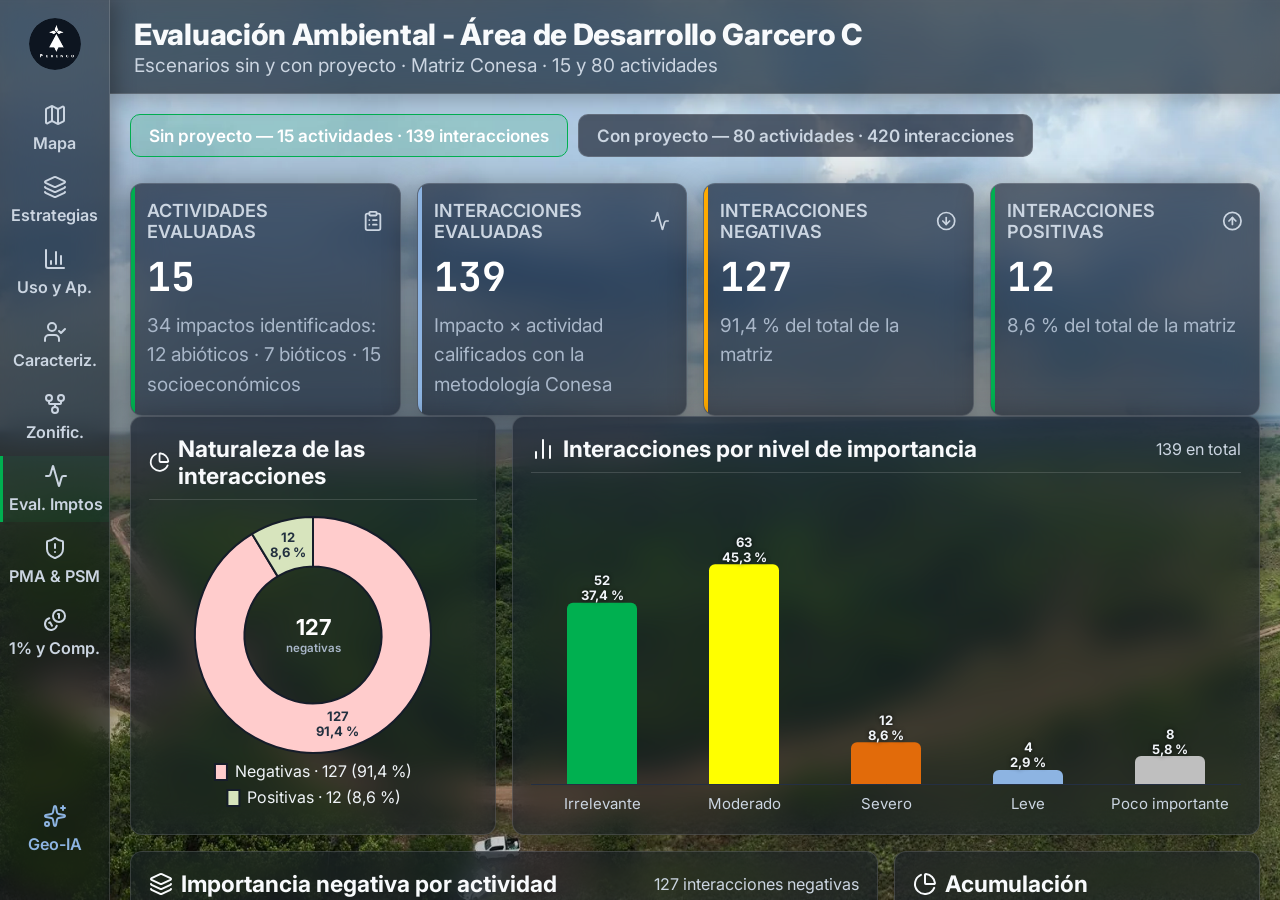
<file: index6.html>
<!DOCTYPE html>
<html lang="es">
<head>
  <link rel="stylesheet" href="estilos.css?v=12">
  <meta charset="UTF-8">
  <meta name="viewport" content="width=device-width, initial-scale=1.0">
  <link rel="icon" type="image/png" href="assets/favicon.png">
  <link rel="shortcut icon" href="assets/favicon.ico">
  <title>Evaluación Ambiental - Área de Desarrollo Garcero C</title>
  
  <link rel="preconnect" href="https://fonts.googleapis.com">
  <link rel="preconnect" href="https://fonts.gstatic.com" crossorigin>
  <link href="https://fonts.googleapis.com/css2?family=Inter:wght@300;400;500;600;700&family=JetBrains+Mono:wght@400;500;600&display=swap" rel="stylesheet">
  <script src="lib/lucide/lucide.min.js"></script>
  <script src="lib/chart/chart.umd.min.js"></script>
  <script src="sync_data.js"></script>

  <style>
    /* Chips para medidas de manejo y componentes */
    .chip-medida {
      display: inline-block; padding: 3px 9px; margin: 2px 5px 2px 0; border-radius: 6px;
      background: rgba(141, 180, 226, 0.10); border: 1px solid var(--border-color);
      font-size: 0.9rem; color: var(--text-main);
    }
    .chips-wrap { display: flex; flex-wrap: wrap; gap: 6px; }
    /* Selector de escenario (sin proyecto / con proyecto) */
    .escenario-switch { display: flex; gap: 10px; margin-bottom: 6px; flex-wrap: wrap; }
    .escenario-btn {
      padding: 10px 18px; border-radius: 10px; border: 1px solid var(--border-color);
      background: var(--bg-card); color: var(--text-muted); font-size: 0.98rem; font-weight: 600;
      cursor: pointer; font-family: 'Inter', sans-serif;
    }
    .escenario-btn.active { border-color: var(--accent-green); color: #fff; background: rgba(0, 176, 80, 0.14); }

    /* ---------- Vista PMA & PSM (guía de presentación) ---------- */
    #tab-pma { gap: 14px; }
    #tab-pma .kpi-card { padding: 13px 15px; gap: 6px; }
    #tab-pma .kpi-header { font-size: 0.68rem; }
    #tab-pma .kpi-value { font-size: 1.45rem; }
    #tab-pma .kpi-sub { font-size: 0.76rem; line-height: 1.35; }

    /* Tarjetas KPI clicables y panel de claves */
    #tab-pma .kpi-clickable {
      cursor: pointer;
      transition: transform 0.15s ease, border-color 0.15s ease, background-color 0.15s ease;
    }
    #tab-pma .kpi-clickable:hover {
      transform: translateY(-2px);
      border-color: rgba(255, 255, 255, 0.3);
      background-color: rgba(30, 41, 59, 0.78);
    }
    #tab-pma .kpi-clickable:focus-visible {
      outline: 2px solid var(--accent-green);
      outline-offset: 2px;
    }
    #tab-pma .kpi-card.green { --kpi-accent: 0, 176, 80; }
    #tab-pma .kpi-card.blue { --kpi-accent: 141, 180, 226; }
    #tab-pma .kpi-card.amber { --kpi-accent: 255, 170, 0; }
    #tab-pma .kpi-card.purple { --kpi-accent: 204, 153, 255; }
    #tab-pma .kpi-clickable.abierto {
      border-color: rgba(var(--kpi-accent), 0.65);
      box-shadow: 0 0 0 1px rgba(var(--kpi-accent), 0.28), var(--glass-shadow);
    }
    #tab-pma .kpi-more {
      display: flex; align-items: center; gap: 4px; margin-top: 2px;
      font-size: 0.72rem; font-weight: 600; color: var(--text-muted);
    }
    #tab-pma .kpi-card.green .kpi-more { color: var(--accent-green); }
    #tab-pma .kpi-card.blue .kpi-more { color: var(--accent-blue); }
    #tab-pma .kpi-card.amber .kpi-more { color: var(--accent-amber); }
    #tab-pma .kpi-card.purple .kpi-more { color: var(--accent-purple); }
    #tab-pma .kpi-more svg { width: 14px; height: 14px; transition: transform 0.15s ease; }
    #tab-pma .kpi-clickable.abierto .kpi-more svg { transform: rotate(180deg); }

    #tab-pma .kpi-clave {
      --clave-color: var(--accent-green);
      padding: 14px 18px;
      background: rgba(10, 15, 23, 0.95);
      border: 1px solid rgba(255, 255, 255, 0.14);
      border-left: 4px solid var(--clave-color);
      border-radius: 12px;
      box-shadow: 0 12px 30px rgba(0, 0, 0, 0.4);
      animation: kpiClaveIn 0.18s ease-out;
    }
    @keyframes kpiClaveIn {
      from { opacity: 0; transform: translateY(-4px); }
      to { opacity: 1; transform: none; }
    }
    #tab-pma .kpi-clave-head {
      display: flex; justify-content: space-between; align-items: flex-start;
      gap: 12px; margin-bottom: 10px;
    }
    #tab-pma .kpi-clave-eyebrow {
      display: block; font-size: 0.68rem; font-weight: 600; text-transform: uppercase;
      letter-spacing: 0.6px; color: var(--text-muted);
    }
    #tab-pma .kpi-clave-title {
      display: block; margin-top: 2px; color: #fff; font-size: 1rem;
    }
    #tab-pma .kpi-clave-close {
      width: 28px; height: 28px; flex: 0 0 28px; border-radius: 8px;
      border: 1px solid var(--border-color); background: transparent;
      color: var(--text-muted); cursor: pointer; font-size: 1.1rem; line-height: 1;
    }
    #tab-pma .kpi-clave-close:hover {
      color: #fff; border-color: rgba(255, 255, 255, 0.3); background: rgba(255, 255, 255, 0.06);
    }
    #tab-pma .kpi-clave-list {
      list-style: none; margin: 0; padding: 0;
      display: grid; grid-template-columns: repeat(2, minmax(0, 1fr));
      gap: 7px 22px;
    }
    #tab-pma .kpi-clave-list li {
      position: relative; padding-left: 18px; color: var(--text-main);
      font-size: 0.88rem; line-height: 1.45;
    }
    #tab-pma .kpi-clave-list li::before {
      content: '▸'; position: absolute; left: 0; top: 0; color: var(--clave-color);
    }
    #tab-pma .kpi-clave-list strong { color: #fff; }

    /* Selector PMA / PSM como tarjeta segmented, con contraste sobre el fondo */
    .plan-switch {
      display: inline-flex; align-items: center; gap: 6px; padding: 6px;
      width: fit-content; max-width: 100%; margin-bottom: 0;
      background: rgba(8, 13, 21, 0.94);
      border: 1px solid rgba(255, 255, 255, 0.18);
      border-radius: 12px;
      box-shadow: 0 10px 26px rgba(0, 0, 0, 0.42);
    }
    .plan-switch .escenario-btn {
      padding: 9px 16px; border-radius: 8px; border: 1px solid rgba(255, 255, 255, 0.07);
      background: transparent; color: #cdd9e8; font-size: 0.95rem;
    }
    .plan-switch .escenario-btn:hover {
      background: rgba(255, 255, 255, 0.08); color: #fff;
    }
    .plan-switch .escenario-btn.active {
      background: #00b050; border-color: #00b050; color: #04130a; font-weight: 700;
      box-shadow: 0 0 0 1px rgba(255, 255, 255, 0.22), 0 4px 14px rgba(0, 0, 0, 0.35);
    }

    .pma-source {
      display: flex; align-items: flex-start; gap: 12px; padding: 10px 14px;
      background: var(--bg-card); border: 1px solid var(--border-color);
      border-left: 4px solid var(--accent-blue); border-radius: 10px;
    }
    .pma-source > i { color: var(--accent-blue); width: 20px; height: 20px; margin-top: 2px; flex: 0 0 auto; }
    .pma-source strong { display: block; color: #fff; font-size: 0.92rem; line-height: 1.35; }
    .pma-source span { display: block; color: var(--text-muted); font-size: 0.8rem; margin-top: 3px; }

    .pma-block { display: flex; flex-direction: column; gap: 14px; }
    .pma-block-head {
      display: flex; justify-content: space-between; align-items: flex-end; gap: 16px;
      padding-bottom: 10px; border-bottom: 1px solid var(--border-color);
    }
    .pma-block-head h3 {
      margin: 0; font-size: 1.2rem; color: #fff; display: flex; align-items: center; gap: 8px;
    }
    .pma-block-head h3 i { color: var(--accent-green); }
    .pma-block-head p { margin: 3px 0 0; font-size: 0.82rem; color: var(--text-muted); }
    .pma-block-head .code-tag {
      white-space: nowrap; color: #e9d5ff; background: rgba(15, 20, 29, 0.82);
      border: 1px solid rgba(204, 153, 255, 0.35); padding: 5px 10px; border-radius: 6px;
    }

    .pma-card.pma-ab { border-top: 3px solid var(--accent-blue); }
    .pma-card.pma-bio { border-top: 3px solid var(--accent-green); }
    .pma-card.pma-se { border-top: 3px solid var(--accent-amber); }
    .psm-card { background-image: linear-gradient(180deg, rgba(255, 170, 0, 0.05), transparent 60%); }

    .pma-count {
      font-family: 'JetBrains Mono', monospace; font-size: 0.7rem; font-weight: 700;
      color: var(--accent-green); background: rgba(0, 176, 80, 0.12);
      border: 1px solid rgba(0, 176, 80, 0.35); border-radius: 999px;
      padding: 3px 8px; white-space: nowrap;
    }
    .pma-count.amber {
      color: var(--accent-amber); background: rgba(255, 170, 0, 0.12);
      border-color: rgba(255, 170, 0, 0.35);
    }
    .pma-lead { margin: 0; color: var(--text-muted); font-size: 0.82rem; line-height: 1.45; }
    .chip-medida b { color: #fff; font-weight: 700; margin-right: 2px; }

    .pma-tipos {
      display: inline-flex; flex-wrap: wrap; align-items: center; gap: 8px;
      width: fit-content; max-width: 100%; margin-top: -2px; padding: 6px 10px;
      background: rgba(8, 13, 21, 0.94);
      border: 1px solid rgba(255, 255, 255, 0.18);
      border-radius: 12px;
      box-shadow: 0 10px 26px rgba(0, 0, 0, 0.42);
    }
    .pma-tipos-label {
      font-size: 0.78rem; color: #cdd9e8; font-weight: 600;
      text-transform: uppercase; letter-spacing: 0.4px; margin-right: 2px;
    }
    .pma-tipos .badge-medida {
      font-size: 0.72rem; padding: 5px 10px; border-radius: 7px;
      background-color: rgba(255, 255, 255, 0.06);
    }

    .fichas-details { border-top: 1px dashed var(--border-color); padding-top: 8px; margin-top: auto; }
    .fichas-details summary {
      cursor: pointer; list-style: none; display: flex; align-items: center; gap: 6px;
      color: var(--accent-blue); font-size: 0.8rem; font-weight: 600;
    }
    .fichas-details summary::-webkit-details-marker { display: none; }
    .fichas-details summary::before {
      content: '+'; display: inline-grid; place-items: center; width: 16px; height: 16px;
      border: 1px solid currentColor; border-radius: 4px; font-size: 0.75rem; line-height: 1;
    }
    .fichas-details[open] summary::before { content: '−'; }
    .psm-card .fichas-details summary { color: var(--accent-amber); }
    .ficha-list {
      list-style: none; margin: 10px 0 0; padding: 0 6px 0 0; max-height: 230px;
      overflow: auto; display: flex; flex-direction: column; gap: 6px;
    }
    .ficha-list li {
      display: grid; grid-template-columns: 96px minmax(0, 1fr); gap: 8px; align-items: start;
      font-size: 0.74rem; line-height: 1.35; color: var(--text-main);
    }
    .ficha-code {
      font-family: 'JetBrains Mono', monospace; font-size: 0.62rem; color: var(--accent-blue);
      background: rgba(141, 180, 226, 0.08); border: 1px solid var(--border-color);
      border-radius: 4px; padding: 1px 4px; text-align: center; white-space: nowrap;
    }
    .psm-card .ficha-code { color: var(--accent-amber); background: rgba(255, 170, 0, 0.08); }

    .pma-flow-key { font-size: 0.82rem; color: var(--text-muted); max-width: 48%; text-align: right; }
    .pma-flow { display: flex; align-items: stretch; gap: 10px; flex-wrap: wrap; }
    .pma-step {
      flex: 1 1 180px; display: flex; gap: 10px; align-items: flex-start;
      background: rgba(141, 180, 226, 0.06); border: 1px solid var(--border-color);
      border-radius: 10px; padding: 12px;
    }
    .pma-step > span {
      width: 26px; height: 26px; flex: 0 0 26px; border-radius: 50%; display: grid; place-items: center;
      background: rgba(0, 176, 80, 0.15); color: var(--accent-green);
      font-family: 'JetBrains Mono', monospace; font-size: 0.8rem; font-weight: 700;
    }
    .pma-step strong { display: block; color: #fff; font-size: 0.9rem; }
    .pma-step small { display: block; color: var(--text-muted); font-size: 0.75rem; line-height: 1.35; margin-top: 2px; }
    .pma-flow > i { align-self: center; color: var(--text-muted); flex: 0 0 auto; }

    /* ---------- Vista 1% y Compensación ---------- */
    #tab-compensaciones { gap: 14px; }
    #tab-compensaciones .kpi-card { padding: 13px 15px; gap: 6px; }
    #tab-compensaciones .kpi-header { font-size: 0.68rem; }
    #tab-compensaciones .kpi-value { font-size: 1.45rem !important; }
    #tab-compensaciones .kpi-value.money { font-size: 1.15rem !important; letter-spacing: -0.01em; }
    #tab-compensaciones .kpi-sub { font-size: 0.76rem; line-height: 1.35; }

    .pct-flow { display: flex; align-items: stretch; gap: 10px; flex-wrap: wrap; }
    .pct-step { flex: 1 1 220px; padding: 14px 16px; border-radius: 10px; border: 1px solid var(--border-color); background: rgba(141, 180, 226, 0.06); }
    .pct-step.highlight { border-color: rgba(0, 176, 80, 0.55); background: rgba(0, 176, 80, 0.08); box-shadow: 0 0 0 1px rgba(0, 176, 80, 0.15); }
    .pct-label { display: block; font-size: 0.7rem; font-weight: 700; text-transform: uppercase; letter-spacing: 0.5px; color: var(--text-muted); }
    .pct-value { display: block; margin: 4px 0 2px; font-family: 'JetBrains Mono', monospace; font-size: 1.25rem; color: #fff; }
    .pct-value.text { font-family: 'Inter', sans-serif; font-size: 1rem; }
    .pct-step small { display: block; color: var(--text-muted); font-size: 0.76rem; line-height: 1.35; }
    .pct-flow > i { align-self: center; color: var(--text-muted); flex: 0 0 auto; }

    .info-two-col { display: grid; grid-template-columns: 1.05fr 0.95fr; gap: 16px; align-items: start; }
    .prog-list { display: flex; flex-direction: column; }
    .prog-item { display: grid; grid-template-columns: 58px minmax(0, 1fr); gap: 10px; padding: 10px 0; border-bottom: 1px solid var(--border-color); }
    .prog-item:last-child { border-bottom: none; padding-bottom: 0; }
    .prog-code { height: fit-content; padding: 3px 4px; border-radius: 6px; border: 1px solid rgba(0, 176, 80, 0.35); background: rgba(0, 176, 80, 0.1); color: var(--accent-green); font-family: 'JetBrains Mono', monospace; font-size: 0.78rem; font-weight: 700; text-align: center; }
    .prog-item strong { display: block; color: #fff; font-size: 0.9rem; line-height: 1.3; }
    .prog-item p { margin: 3px 0; color: var(--text-muted); font-size: 0.82rem; line-height: 1.4; }
    .prog-item small { color: var(--text-muted); font-size: 0.72rem; line-height: 1.35; }

    .req-list { display: flex; flex-direction: column; gap: 10px; }
    .req-item { padding-left: 10px; border-left: 3px solid var(--accent-blue); }
    .req-item strong { display: block; color: #fff; font-size: 0.85rem; }
    .req-item p { margin: 2px 0 0; color: var(--text-muted); font-size: 0.82rem; line-height: 1.4; }

    .figure-layout { display: grid; grid-template-columns: minmax(0, 1.55fr) minmax(300px, 0.85fr); gap: 18px; align-items: start; }
    .figure-img-wrap { display: block; overflow: hidden; border: 1px solid var(--border-color); border-radius: 10px; background: #fff; }
    .figure-img-wrap img { display: block; width: 100%; height: auto; }
    .figure-kicker { display: block; font-size: 0.68rem; font-weight: 700; text-transform: uppercase; letter-spacing: 0.6px; color: var(--text-muted); }
    .figure-legend h4 { margin: 4px 0 10px; color: #fff; font-size: 1.05rem; }
    .figure-legend ul { list-style: none; margin: 0; padding: 0; display: flex; flex-direction: column; gap: 8px; }
    .figure-legend li { display: flex; align-items: flex-start; gap: 8px; color: var(--text-main); font-size: 0.82rem; line-height: 1.4; }
    .legend-dot { width: 10px; height: 10px; flex: 0 0 10px; margin-top: 5px; border-radius: 50%; border: 1px solid rgba(255,255,255,0.2); }
    .figure-note { margin-top: 12px; padding-top: 8px; border-top: 1px dashed var(--border-color); color: var(--text-muted); font-size: 0.78rem; line-height: 1.4; }
    .figure-zoom { display: inline-flex; align-items: center; gap: 4px; color: var(--accent-blue); font-size: 0.8rem; font-weight: 600; text-decoration: none; }
    .figure-zoom:hover { color: #fff; }

    .req-bar { display: inline-flex; flex-wrap: wrap; align-items: center; gap: 8px; width: fit-content; max-width: 100%; padding: 6px 10px; background: rgba(8, 13, 21, 0.94); border: 1px solid rgba(255,255,255,0.18); border-radius: 12px; box-shadow: 0 10px 26px rgba(0,0,0,0.42); }
    .req-bar-label { margin-right: 2px; color: #cdd9e8; font-size: 0.78rem; font-weight: 600; text-transform: uppercase; letter-spacing: 0.4px; }
    .req-chip { padding: 5px 10px; border-radius: 7px; border: 1px solid var(--border-color); background: rgba(255,255,255,0.06); color: var(--text-main); font-size: 0.72rem; }
    .req-note { margin: 0; color: var(--text-muted); font-size: 0.78rem; line-height: 1.4; }
    .req-note strong { color: var(--text-main); }

    .comp-grid { display: grid; grid-template-columns: repeat(3, minmax(0, 1fr)); gap: 14px; }
    .comp-card { display: flex; flex-direction: column; gap: 4px; padding: 14px 16px; border: 1px solid var(--border-color); border-top: 3px solid var(--accent-blue); border-radius: 12px; background: var(--bg-card); box-shadow: var(--glass-shadow); }
    .comp-card.highlight { border-top-color: var(--accent-green); background-image: linear-gradient(180deg, rgba(0,176,80,0.07), transparent 60%); }
    .comp-q { color: var(--text-muted); font-size: 0.7rem; font-weight: 700; text-transform: uppercase; letter-spacing: 0.5px; }
    .comp-a { color: #fff; font-family: 'JetBrains Mono', monospace; font-size: 1.35rem; line-height: 1.15; }
    .comp-a.text { font-family: 'Inter', sans-serif; font-size: 1.02rem; }
    .comp-a.money { color: var(--accent-amber); font-size: 1.02rem; }
    .comp-card p { margin: 0; color: var(--text-muted); font-size: 0.8rem; line-height: 1.4; }
    .comp-note { margin: 0; color: var(--text-muted); font-size: 0.74rem; line-height: 1.4; }

    .acciones-grid { display: grid; grid-template-columns: repeat(3, minmax(0, 1fr)); gap: 14px; }
    .accion-card { position: relative; display: flex; flex-direction: column; gap: 6px; padding: 16px; border: 1px solid var(--border-color); border-radius: 12px; background: var(--bg-card); overflow: hidden; }
    .accion-card::before { content: ''; position: absolute; top: 0; left: 0; width: 4px; height: 100%; background: var(--accent-green); }
    .accion-card.rehabilitar::before { background: var(--accent-amber); }
    .accion-card.recuperar::before { background: var(--accent-blue); }
    .accion-num { color: var(--text-muted); font-family: 'JetBrains Mono', monospace; font-size: 0.72rem; }
    .accion-card h4 { margin: 0; color: #fff; font-size: 1rem; }
    .accion-card p { margin: 0; color: var(--text-muted); font-size: 0.82rem; line-height: 1.4; }
    .accion-tag { margin-top: auto; padding-top: 6px; color: var(--accent-green); font-size: 0.72rem; font-weight: 600; }
    .accion-card.rehabilitar .accion-tag { color: var(--accent-amber); }
    .accion-card.recuperar .accion-tag { color: var(--accent-blue); }

    .comp-bar { display: flex; height: 36px; margin-top: 4px; overflow: hidden; border: 1px solid var(--border-color); border-radius: 8px; }
    .comp-bar-seg { display: flex; align-items: center; justify-content: center; color: #04130a; font-size: 0.75rem; font-weight: 700; white-space: nowrap; }
    .comp-bar-seg.natural { background: #00B050; }
    .comp-bar-seg.transformed { background: #FFAA00; }
    .comp-bar-legend { display: flex; flex-wrap: wrap; gap: 16px; margin-top: 8px; }
    .comp-bar-legend span { display: inline-flex; align-items: center; gap: 6px; color: var(--text-muted); font-size: 0.78rem; }
    .dot { display: inline-block; width: 10px; height: 10px; border-radius: 50%; }
    .dot.natural { background: #00B050; }
    .dot.transformed { background: #FFAA00; }
    .comp-bar-note { margin: 8px 0 0; color: var(--text-muted); font-size: 0.78rem; line-height: 1.4; }

    @media (max-width: 1200px) {
      #tab-compensaciones .kpi-grid { grid-template-columns: repeat(2, minmax(0, 1fr)); }
      #tab-compensaciones .comp-grid { grid-template-columns: repeat(2, minmax(0, 1fr)); }
      #tab-compensaciones .acciones-grid { grid-template-columns: repeat(2, minmax(0, 1fr)); }
      .info-two-col, .figure-layout { grid-template-columns: 1fr; }
      .pct-flow > i { display: none; }
    }
    @media (max-width: 800px) {
      #tab-compensaciones .kpi-grid { grid-template-columns: 1fr; }
      #tab-compensaciones .comp-grid { grid-template-columns: 1fr; }
      #tab-compensaciones .acciones-grid { grid-template-columns: 1fr; }
      .req-bar { width: 100%; }
    }

    @media (max-width: 1200px) {
      .pma-grid { grid-template-columns: repeat(2, minmax(0, 1fr)); }
      #tab-pma .kpi-grid { grid-template-columns: repeat(2, minmax(0, 1fr)); }
      .pma-flow > i { display: none; }
    }
    @media (max-width: 800px) {
      .pma-grid { grid-template-columns: 1fr; }
      #tab-pma .kpi-grid { grid-template-columns: 1fr; }
      .pma-source, .pma-block-head { flex-direction: column; align-items: flex-start; }
      .pma-flow-key { max-width: 100%; text-align: left; }
      .plan-switch { width: 100%; }
      .plan-switch .escenario-btn { flex: 1 1 0; padding: 9px 10px; font-size: 0.85rem; }
      #tab-pma .pma-tipos { width: 100%; }
      #tab-pma .kpi-clave-list { grid-template-columns: 1fr; }
    }
  </style>

  
</head>
<body data-page="p6">

  <aside class="sidebar">
    <div class="brand-logo">
      <img src="assets/perenco-dark.webp" alt="Perenco" class="brand-logo-img">
    </div>
    <ul class="nav-list">
      <a href="index.html" class="nav-item">
        <i data-lucide="map"></i>
        <span>Mapa</span>
      </a>
      <a href="index2.html" class="nav-item">
        <i data-lucide="layers"></i>
        <span>Estrategias</span>
      </a>
      <a href="index3.html" class="nav-item">
        <i data-lucide="bar-chart-3"></i>
        <span>Uso y Ap.</span>
      </a>
      <a href="index4.html" class="nav-item">
        <i data-lucide="user-check"></i>
        <span>Caracteriz.</span>
      </a>
      <a href="index5.html" class="nav-item">
        <i data-lucide="git-fork"></i>
        <span>Zonific.</span>
      </a>
      <li class="nav-item active" data-tab-target="tab-evaluacion" onclick="switchTab('tab-evaluacion')">
        <i data-lucide="activity"></i>
        <span>Eval. Imptos</span>
      </li>
      <li class="nav-item" data-tab-target="tab-pma" onclick="switchTab('tab-pma')">
        <i data-lucide="shield-alert"></i>
        <span>PMA &amp; PSM</span>
      </li>
      <li class="nav-item" data-tab-target="tab-compensaciones" onclick="switchTab('tab-compensaciones')">
        <i data-lucide="coins"></i>
        <span>1% y Comp.</span>
      </li>
      
      <li class="nav-item" data-geo-ia style="margin-top: auto; margin-bottom: 20px; color: var(--accent-blue);" title="Abrir el asistente Geo-IA aquí mismo (se cierra con la X o con Esc)">
        <i data-lucide="sparkles"></i>
        <span>Geo-IA</span>
      </li>
    </ul>
  </aside>

  <div class="main-wrapper">
    <header class="top-header">
      <div class="header-title">
        <h1 id="main-header-title">Evaluación Ambiental - Área de Desarrollo Garcero C</h1>
        <p id="main-header-sub">Escenarios sin y con proyecto · Matriz Conesa · 15 y 80 actividades</p>
      </div>
    </header>


    <div id="tab-evaluacion" class="tab-content active">

      <div class="escenario-switch">
        <button id="btn-esc-sin" class="escenario-btn active" onclick="cambiarEscenario('sin')">Sin proyecto — 15 actividades · 139 interacciones</button>
        <button id="btn-esc-con" class="escenario-btn" onclick="cambiarEscenario('con')">Con proyecto — 80 actividades · 420 interacciones</button>
      </div>

      <div id="escenario-sin">

      <section class="kpi-grid">
        <div class="kpi-card green">
          <div class="kpi-header">
            <span>Actividades Evaluadas</span>
            <i data-lucide="clipboard-list"></i>
          </div>
          <div class="kpi-value">15</div>
          <div class="kpi-sub">34 impactos identificados: 12 abióticos · 7 bióticos · 15 socioeconómicos</div>
        </div>
        <div class="kpi-card blue">
          <div class="kpi-header">
            <span>Interacciones Evaluadas</span>
            <i data-lucide="activity"></i>
          </div>
          <div class="kpi-value">139</div>
          <div class="kpi-sub">Impacto × actividad calificados con la metodología Conesa</div>
        </div>
        <div class="kpi-card amber">
          <div class="kpi-header">
            <span>Interacciones Negativas</span>
            <i data-lucide="arrow-down-circle"></i>
          </div>
          <div class="kpi-value">127</div>
          <div class="kpi-sub">91,4 % del total de la matriz</div>
        </div>
        <div class="kpi-card green">
          <div class="kpi-header">
            <span>Interacciones Positivas</span>
            <i data-lucide="arrow-up-circle"></i>
          </div>
          <div class="kpi-value">12</div>
          <div class="kpi-sub">8,6 % del total de la matriz</div>
        </div>
      </section>

      <section class="charts-grid">
        <div class="chart-card col-4">
          <div class="chart-header">
            <div class="chart-title">
              <i data-lucide="pie-chart"></i> Naturaleza de las interacciones
            </div>
          </div>
          <div class="chart-container">
            <canvas id="chartNaturaleza"></canvas>
          </div>
        </div>

        <div class="chart-card col-8">
          <div class="chart-header">
            <div class="chart-title">
              <i data-lucide="bar-chart-2"></i> Interacciones por nivel de importancia
            </div>
            <span style="font-size: 0.85rem; color: var(--text-muted);">139 en total</span>
          </div>
          <div class="chart-container">
            <canvas id="chartImportancia"></canvas>
          </div>
        </div>

        <div class="chart-card col-8">
          <div class="chart-header">
            <div class="chart-title">
              <i data-lucide="layers"></i> Importancia negativa por actividad
            </div>
            <span style="font-size: 0.85rem; color: var(--text-muted);">127 interacciones negativas</span>
          </div>
          <div class="chart-container" style="min-height: 430px;">
            <canvas id="chartPorActividad"></canvas>
          </div>
        </div>

        <div class="chart-card col-4">
          <div class="chart-header">
            <div class="chart-title">
              <i data-lucide="pie-chart"></i> Acumulación
            </div>
          </div>
          <div class="chart-container">
            <canvas id="chartAcumulacion"></canvas>
          </div>
        </div>

        <div class="chart-card col-6">
          <div class="chart-header">
            <div class="chart-title">
              <i data-lucide="pie-chart"></i> Sinergia
            </div>
          </div>
          <div class="chart-container">
            <canvas id="chartSinergia"></canvas>
          </div>
        </div>

        <div class="chart-card col-6">
          <div class="chart-header">
            <div class="chart-title">
              <i data-lucide="bar-chart-2"></i> Importancia global por medio
            </div>
            <span style="font-size: 0.85rem; color: var(--text-muted);">Índice Conesa</span>
          </div>
          <div class="chart-container">
            <canvas id="chartMedio"></canvas>
          </div>
        </div>
      </section>

      <section class="chart-card col-12">
        <div class="chart-header">
          <div class="chart-title">
            <i data-lucide="table-2"></i> Resumen de importancia por actividad
          </div>
          <span style="font-size: 0.9rem; color: var(--text-muted);">Escenario sin proyecto</span>
        </div>
        <div class="table-wrapper">
          <table class="matrix-table">
            <thead>
              <tr>
                <th rowspan="2">Actividad</th>
                <th colspan="3" style="text-align: center;">Negativas</th>
                <th colspan="2" style="text-align: center;">Positivas</th>
                <th rowspan="2" style="text-align: right;">Total</th>
              </tr>
              <tr>
                <th>Irrelevante</th>
                <th>Moderado</th>
                <th>Severo</th>
                <th>Leve</th>
                <th>Poco importante</th>
              </tr>
            </thead>
            <tbody id="tbodyActividades"></tbody>
          </table>
        </div>
      </section>

      <section class="chart-card col-12">
        <div class="chart-header">
          <div class="chart-title">
            <i data-lucide="list-checks"></i> Impactos significativos por medio
          </div>
          <span style="font-size: 0.9rem; color: var(--text-muted);">Más significativos de cada medio (negativos y positivos)</span>
        </div>
        <div id="impactosDestacados" style="display: grid; grid-template-columns: repeat(3, 1fr); gap: 16px;"></div>
      </section>

      </div>

      <div id="escenario-con" style="display: none;">

      <section class="kpi-grid">
        <div class="kpi-card green">
          <div class="kpi-header">
            <span>Actividades Evaluadas</span>
            <i data-lucide="clipboard-list"></i>
          </div>
          <div class="kpi-value">80</div>
          <div class="kpi-sub">5 etapas: pre-operativa · transversales · construcción · operación · post-operativa</div>
        </div>
        <div class="kpi-card blue">
          <div class="kpi-header">
            <span>Interacciones Evaluadas</span>
            <i data-lucide="activity"></i>
          </div>
          <div class="kpi-value">420</div>
          <div class="kpi-sub">Impacto × actividad calificados con la metodología Conesa</div>
        </div>
        <div class="kpi-card amber">
          <div class="kpi-header">
            <span>Interacciones Negativas</span>
            <i data-lucide="arrow-down-circle"></i>
          </div>
          <div class="kpi-value">337</div>
          <div class="kpi-sub">80,2 % del total de la matriz</div>
        </div>
        <div class="kpi-card green">
          <div class="kpi-header">
            <span>Interacciones Positivas</span>
            <i data-lucide="arrow-up-circle"></i>
          </div>
          <div class="kpi-value">83</div>
          <div class="kpi-sub">19,8 % del total de la matriz</div>
        </div>
      </section>

      <section class="charts-grid">
        <div class="chart-card col-4">
          <div class="chart-header">
            <div class="chart-title">
              <i data-lucide="pie-chart"></i> Naturaleza de las interacciones
            </div>
          </div>
          <div class="chart-container">
            <canvas id="chartNaturalezaCon"></canvas>
          </div>
        </div>

        <div class="chart-card col-8">
          <div class="chart-header">
            <div class="chart-title">
              <i data-lucide="bar-chart-2"></i> Interacciones por nivel de importancia
            </div>
            <span style="font-size: 0.85rem; color: var(--text-muted);">420 en total</span>
          </div>
          <div class="chart-container">
            <canvas id="chartImportanciaCon"></canvas>
          </div>
        </div>

        <div class="chart-card col-8">
          <div class="chart-header">
            <div class="chart-title">
              <i data-lucide="layers"></i> Naturaleza de las interacciones por etapa
            </div>
            <span style="font-size: 0.85rem; color: var(--text-muted);">80 actividades · 420 interacciones</span>
          </div>
          <div class="chart-container" style="min-height: 300px;">
            <canvas id="chartEtapasCon"></canvas>
          </div>
        </div>

        <div class="chart-card col-4">
          <div class="chart-header">
            <div class="chart-title">
              <i data-lucide="pie-chart"></i> Acumulación
            </div>
          </div>
          <div class="chart-container">
            <canvas id="chartAcumulacionCon"></canvas>
          </div>
        </div>

        <div class="chart-card col-6">
          <div class="chart-header">
            <div class="chart-title">
              <i data-lucide="pie-chart"></i> Sinergia
            </div>
          </div>
          <div class="chart-container">
            <canvas id="chartSinergiaCon"></canvas>
          </div>
        </div>

        <div class="chart-card col-6">
          <div class="chart-header">
            <div class="chart-title">
              <i data-lucide="bar-chart-2"></i> Importancia global por medio
            </div>
            <span style="font-size: 0.85rem; color: var(--text-muted);">Índice Conesa</span>
          </div>
          <div class="chart-container">
            <canvas id="chartMedioCon"></canvas>
          </div>
        </div>
      </section>

      <section class="chart-card col-12">
        <div class="chart-header">
          <div class="chart-title">
            <i data-lucide="table-2"></i> Resumen por etapa
          </div>
          <span style="font-size: 0.9rem; color: var(--text-muted);">Escenario con proyecto</span>
        </div>
        <div class="table-wrapper">
          <table class="matrix-table">
            <thead>
              <tr>
                <th>Etapa</th>
                <th style="text-align: right;">Actividades</th>
                <th style="text-align: right;">Negativas</th>
                <th style="text-align: right;">Positivas</th>
                <th style="text-align: right;">Total</th>
                <th style="text-align: right;">% del total</th>
              </tr>
            </thead>
            <tbody id="tbodyEtapasCon"></tbody>
          </table>
        </div>
      </section>

      <section class="chart-card col-12">
        <div class="chart-header">
          <div class="chart-title">
            <i data-lucide="list-checks"></i> Impactos significativos por medio
          </div>
          <span style="font-size: 0.9rem; color: var(--text-muted);">Más significativos de cada medio (negativos y positivos)</span>
        </div>
        <div id="impactosDestacadosCon" style="display: grid; grid-template-columns: repeat(3, 1fr); gap: 16px;"></div>
      </section>

      </div>

      <section class="chart-card col-12">
        <div class="chart-header">
          <div class="chart-title">
            <i data-lucide="video"></i> Video del trabajo de campo — Evaluación ambiental (actividades antrópicas)
          </div>
          <span style="font-size: 0.9rem; color: var(--text-muted);">Registro de campo del EIA · AD Garcero C</span>
        </div>
        <video src="uploads/video_ambiental.mp4" controls preload="metadata" playsinline
               style="width:100%;max-height:520px;border-radius:10px;background:#000;display:block;"></video>
      </section>

    </div>

    <div id="tab-pma" class="tab-content">

      <section class="pma-source">
        <i data-lucide="file-text"></i>
        <div>
          <strong>Fuente: EIA AD Garcero C (PERENCO) — Cap. 7 Plan de Manejo Ambiental y Cap. 8 Plan de Seguimiento y Monitoreo</strong>
          <span>ASI S.A.S., 2026 · 45 fichas de manejo y 19 fichas de seguimiento</span>
        </div>
      </section>

      <section class="kpi-grid">
        <div class="kpi-card green kpi-clickable" data-clave="pma" role="button" tabindex="0" aria-expanded="false">
          <div class="kpi-header">
            <span>PMA · Cap. 7</span>
            <i data-lucide="clipboard-list"></i>
          </div>
          <div class="kpi-value">45 fichas</div>
          <div class="kpi-sub">27 abiótico · 13 biótico · 5 socioeconómico</div>
          <div class="kpi-more"><span>Ver claves</span><i data-lucide="chevron-down"></i></div>
        </div>
        <div class="kpi-card blue kpi-clickable" data-clave="programas" role="button" tabindex="0" aria-expanded="false">
          <div class="kpi-header">
            <span>Programas de manejo</span>
            <i data-lucide="layers"></i>
          </div>
          <div class="kpi-value">13</div>
          <div class="kpi-sub">4 abiótico · 7 biótico · 2 socioeconómico</div>
          <div class="kpi-more"><span>Ver claves</span><i data-lucide="chevron-down"></i></div>
        </div>
        <div class="kpi-card amber kpi-clickable" data-clave="psm" role="button" tabindex="0" aria-expanded="false">
          <div class="kpi-header">
            <span>PSM · Cap. 8</span>
            <i data-lucide="activity"></i>
          </div>
          <div class="kpi-value">19 fichas</div>
          <div class="kpi-sub">6 abiótico · 8 biótico · 5 socioeconómico</div>
          <div class="kpi-more"><span>Ver claves</span><i data-lucide="chevron-down"></i></div>
        </div>
        <div class="kpi-card purple kpi-clickable" data-clave="ficha" role="button" tabindex="0" aria-expanded="false">
          <div class="kpi-header">
            <span>Ficha PMA</span>
            <i data-lucide="file-text"></i>
          </div>
          <div class="kpi-value">18 campos</div>
          <div class="kpi-sub">Objetivo, meta, impacto, acciones, indicadores y presupuesto</div>
          <div class="kpi-more"><span>Ver claves</span><i data-lucide="chevron-down"></i></div>
        </div>
      </section>

      <div id="kpi-clave" class="kpi-clave" hidden>
        <div class="kpi-clave-head">
          <div>
            <span class="kpi-clave-eyebrow">Claves para la presentación</span>
            <strong id="kpi-clave-title" class="kpi-clave-title"></strong>
          </div>
          <button type="button" class="kpi-clave-close" onclick="cerrarClave()" aria-label="Cerrar">×</button>
        </div>
        <ul id="kpi-clave-list" class="kpi-clave-list"></ul>
      </div>

      <div class="plan-switch">
        <button id="btn-plan-pma" class="escenario-btn active" onclick="mostrarPlan('pma')">PMA · Plan de Manejo — 45 fichas</button>
        <button id="btn-plan-psm" class="escenario-btn" onclick="mostrarPlan('psm')">PSM · Seguimiento — 19 fichas</button>
      </div>

      <section id="bloque-pma" class="pma-block">
        <div class="pma-block-head">
          <div>
            <h3><i data-lucide="clipboard-list"></i> Plan de Manejo Ambiental</h3>
            <p>Qué se hace, dónde, cuándo, quién lo ejecuta y cuánto cuesta.</p>
          </div>
          <span class="code-tag">Cap. 7 · 13 programas · 45 fichas</span>
        </div>

        <div class="pma-tipos">
          <span class="pma-tipos-label">Tipo de medida</span>
          <span class="badge-medida medida-prev">Prevención (P)</span>
          <span class="badge-medida medida-mit">Mitigación (M)</span>
          <span class="badge-medida medida-cor">Corrección (C)</span>
          <span class="badge-medida medida-com">Compensación (CP)</span>
        </div>

        <div class="pma-grid">
          <article class="pma-card pma-ab">
            <div class="pma-card-header">
              <span class="pma-title"><i data-lucide="box"></i> Medio abiótico</span>
              <span class="pma-count">27 fichas</span>
            </div>
            <p class="pma-lead">Suelo, recurso hídrico, aire y compensación.</p>
            <div class="chips-wrap">
              <span class="chip-medida"><b>19</b> Suelo</span>
              <span class="chip-medida"><b>5</b> Recurso hídrico</span>
              <span class="chip-medida"><b>1</b> Aire</span>
              <span class="chip-medida"><b>2</b> Compensación</span>
            </div>
            <details class="fichas-details">
              <summary>Ver las 27 fichas</summary>
              <ol class="ficha-list">
                <li><span class="ficha-code">GA-PM-F01</span><span>Manejo de residuos sólidos</span></li>
                <li><span class="ficha-code">GA-PM-F02</span><span>Manejo de residuos líquidos</span></li>
                <li><span class="ficha-code">GA-PM-F03</span><span>Mantenimiento y/o restitución de la geomembrana en las piscinas</span></li>
                <li><span class="ficha-code">GA-PM-F04</span><span>Manejo paisajístico</span></li>
                <li><span class="ficha-code">GA-PM-F05</span><span>Manejo y disposición de materiales sobrantes</span></li>
                <li><span class="ficha-code">GA-PM-F06</span><span>Manejo de taludes</span></li>
                <li><span class="ficha-code">GA-PM-F07</span><span>Manejo de procesos erosivos</span></li>
                <li><span class="ficha-code">GA-PM-F08</span><span>Manejo de áreas de préstamo lateral</span></li>
                <li><span class="ficha-code">GA-PM-F09</span><span>Manejo de materiales de construcción</span></li>
                <li><span class="ficha-code">GA-PM-F10</span><span>Mantenimiento vial</span></li>
                <li><span class="ficha-code">GA-PM-F11</span><span>Movilización de equipos y materiales</span></li>
                <li><span class="ficha-code">GA-PM-F12</span><span>Manejo de lodos y cortes de perforación</span></li>
                <li><span class="ficha-code">GA-PM-F13</span><span>Construcción y adecuación de accesos y locaciones</span></li>
                <li><span class="ficha-code">GA-PM-F14</span><span>Instalación y operación de campamentos</span></li>
                <li><span class="ficha-code">GA-PM-F15</span><span>Almacenamiento y manejo de combustibles y productos químicos</span></li>
                <li><span class="ficha-code">GA-PM-F16</span><span>Manejo ambiental de la perforación de pozos</span></li>
                <li><span class="ficha-code">GA-PM-F17</span><span>Manejo ambiental de las pruebas de producción</span></li>
                <li><span class="ficha-code">GA-PM-F18</span><span>Manejo ambiental del material radioactivo</span></li>
                <li><span class="ficha-code">GA-PM-F19</span><span>Manejo ambiental de la construcción de líneas de flujo y de la prueba hidrostática</span></li>
                <li><span class="ficha-code">GA-PM-F20</span><span>Manejo de escorrentía</span></li>
                <li><span class="ficha-code">GA-PM-F21</span><span>Manejo de la captación</span></li>
                <li><span class="ficha-code">GA-PM-F22</span><span>Manejo de cruces de cuerpos de agua</span></li>
                <li><span class="ficha-code">GA-PM-F23</span><span>Manejo de aguas subterráneas</span></li>
                <li><span class="ficha-code">GA-PM-F24</span><span>Manejo de inyección / reinyección</span></li>
                <li><span class="ficha-code">GA-PM-F25</span><span>Manejo de fuentes de emisiones y ruido</span></li>
                <li><span class="ficha-code">GA-PM-F26</span><span>Proyecto de recuperación de suelos</span></li>
                <li><span class="ficha-code">GA-PM-F27</span><span>Proyecto de compensación asociado al recurso hídrico</span></li>
              </ol>
            </details>
          </article>

          <article class="pma-card pma-bio">
            <div class="pma-card-header">
              <span class="pma-title"><i data-lucide="feather"></i> Medio biótico</span>
              <span class="pma-count">13 fichas</span>
            </div>
            <p class="pma-lead">Flora, fauna, hábitats, especies en veda y compensación.</p>
            <div class="chips-wrap">
              <span class="chip-medida"><b>3</b> Suelo</span>
              <span class="chip-medida"><b>1</b> Protección biótica</span>
              <span class="chip-medida"><b>1</b> Revegetalización</span>
              <span class="chip-medida"><b>1</b> Recurso hídrico</span>
              <span class="chip-medida"><b>2</b> Especies amenazadas</span>
              <span class="chip-medida"><b>3</b> Flora en veda</span>
              <span class="chip-medida"><b>2</b> Compensación</span>
            </div>
            <details class="fichas-details">
              <summary>Ver las 13 fichas</summary>
              <ol class="ficha-list">
                <li><span class="ficha-code">GA-PM-B01</span><span>Manejo de la remoción de cobertura vegetal y descapote</span></li>
                <li><span class="ficha-code">GA-PM-B02</span><span>Manejo de flora</span></li>
                <li><span class="ficha-code">GA-PM-B03</span><span>Manejo de fauna</span></li>
                <li><span class="ficha-code">GA-PM-B04</span><span>Protección y conservación de hábitats</span></li>
                <li><span class="ficha-code">GA-PM-B05</span><span>Manejo de revegetalización</span></li>
                <li><span class="ficha-code">GA-PM-B06</span><span>Manejo de ecosistemas acuáticos</span></li>
                <li><span class="ficha-code">GA-PM-B07</span><span>Manejo y conservación de ecosistemas estratégicos, áreas sensibles y/o áreas naturales protegidas</span></li>
                <li><span class="ficha-code">GA-PM-B08</span><span>Manejo para la conservación de especies vegetales, y faunísticas, endémicas, con alguna categoría de amenaza en peligro crítico y/o en veda</span></li>
                <li><span class="ficha-code">GA-PM-B09</span><span>Manejo de especies vasculares en veda (epífitas y en otros sustratos) y de epífitas en categorías de amenaza</span></li>
                <li><span class="ficha-code">GA-PM-B10</span><span>Manejo de especies no vasculares en veda (epífitas y en otros sustratos)</span></li>
                <li><span class="ficha-code">GA-PM-B11</span><span>Manejo de Helechos Arborescentes</span></li>
                <li><span class="ficha-code">GA-PM-B12</span><span>Compensación por aprovechamiento forestal</span></li>
                <li><span class="ficha-code">GA-PM-B13</span><span>Compensación por fauna, flora y protección y conservación de hábitats</span></li>
              </ol>
            </details>
          </article>

          <article class="pma-card pma-se">
            <div class="pma-card-header">
              <span class="pma-title"><i data-lucide="users"></i> Medio socioeconómico</span>
              <span class="pma-count">5 fichas</span>
            </div>
            <p class="pma-lead">Dos programas y cinco fichas de gestión social.</p>
            <div class="chips-wrap">
              <span class="chip-medida">Capacitación del personal</span>
              <span class="chip-medida">Información y participación</span>
              <span class="chip-medida">Reasentamiento</span>
              <span class="chip-medida">Gestión institucional</span>
              <span class="chip-medida">Comunidad aledaña</span>
            </div>
            <details class="fichas-details">
              <summary>Ver las 5 fichas</summary>
              <ol class="ficha-list">
                <li><span class="ficha-code">GA-PM-S01</span><span>Programa de educación y capacitación al personal vinculado al proyecto</span></li>
                <li><span class="ficha-code">GA-PM-S02</span><span>Programa de información y participación comunitaria</span></li>
                <li><span class="ficha-code">GA-PM-S03</span><span>Programa de reasentamiento de la población afectada</span></li>
                <li><span class="ficha-code">GA-PM-S04</span><span>Programa de apoyo a la capacidad de gestión institucional</span></li>
                <li><span class="ficha-code">GA-PM-S05</span><span>Programa de capacitación, educación y concientización a la comunidad aledaña al proyecto</span></li>
              </ol>
            </details>
          </article>
        </div>
      </section>

      <section id="bloque-psm" class="pma-block psm-block" style="display: none;">
        <div class="pma-block-head">
          <div>
            <h3><i data-lucide="gauge"></i> Plan de Seguimiento y Monitoreo</h3>
            <p>Comprueba que cada medida del PMA se ejecute y sea eficaz.</p>
          </div>
          <span class="code-tag">Cap. 8 · 3 programas · 19 fichas</span>
        </div>

        <div class="pma-grid">
          <article class="pma-card psm-card pma-ab">
            <div class="pma-card-header">
              <span class="pma-title"><i data-lucide="box"></i> Medio abiótico</span>
              <span class="pma-count amber">6 fichas · 1 programa</span>
            </div>
            <p class="pma-lead">Suelo, residuos, aguas, emisiones y ruido.</p>
            <div class="chips-wrap">
              <span class="chip-medida">Aguas residuales</span>
              <span class="chip-medida">Emisiones y ruido</span>
              <span class="chip-medida">Suelo</span>
              <span class="chip-medida">Residuos sólidos</span>
              <span class="chip-medida">Aguas subterráneas</span>
              <span class="chip-medida">Aguas superficiales</span>
            </div>
            <details class="fichas-details">
              <summary>Ver las 6 fichas</summary>
              <ol class="ficha-list">
                <li><span class="ficha-code">GA-SM-F01</span><span>Aguas residuales y corrientes receptoras</span></li>
                <li><span class="ficha-code">GA-SM-F02</span><span>Emisiones atmosféricas y ruido</span></li>
                <li><span class="ficha-code">GA-SM-F03</span><span>Monitoreo de suelo</span></li>
                <li><span class="ficha-code">GA-SM-F04</span><span>Monitoreo del sistema de gestión de residuos sólidos</span></li>
                <li><span class="ficha-code">GA-SM-F05</span><span>Aguas subterráneas</span></li>
                <li><span class="ficha-code">GA-SM-F06</span><span>Aguas superficiales</span></li>
              </ol>
            </details>
          </article>

          <article class="pma-card psm-card pma-bio">
            <div class="pma-card-header">
              <span class="pma-title"><i data-lucide="feather"></i> Medio biótico</span>
              <span class="pma-count amber">8 fichas · 1 programa</span>
            </div>
            <p class="pma-lead">Flora y fauna, revegetalización, compensación y veda.</p>
            <div class="chips-wrap">
              <span class="chip-medida">Flora y fauna</span>
              <span class="chip-medida">Revegetalización</span>
              <span class="chip-medida">Compensación + 1%</span>
              <span class="chip-medida">Recurso hídrico</span>
              <span class="chip-medida">Flora en veda</span>
            </div>
            <details class="fichas-details">
              <summary>Ver las 8 fichas</summary>
              <ol class="ficha-list">
                <li><span class="ficha-code">GA-SM-B01</span><span>Seguimiento y monitoreo al manejo de flora y fauna</span></li>
                <li><span class="ficha-code">GA-SM-B02</span><span>Seguimiento y monitoreo de revegetalización</span></li>
                <li><span class="ficha-code">GA-SM-B03</span><span>Seguimiento y monitoreo al Plan de compensación</span></li>
                <li><span class="ficha-code">GA-SM-B04</span><span>Seguimiento y monitoreo al plan de inversión del 1%</span></li>
                <li><span class="ficha-code">GA-SM-B05</span><span>Manejo del recurso hídrico</span></li>
                <li><span class="ficha-code">GA-SM-B06</span><span>Seguimiento y monitoreo al manejo de especies vasculares en veda</span></li>
                <li><span class="ficha-code">GA-SM-B07</span><span>Seguimiento y monitoreo al manejo de especies no vasculares en veda</span></li>
                <li><span class="ficha-code">GA-SM-B08</span><span>Seguimiento y monitoreo al manejo de helechos arborescentes</span></li>
              </ol>
            </details>
          </article>

          <article class="pma-card psm-card pma-se">
            <div class="pma-card-header">
              <span class="pma-title"><i data-lucide="users"></i> Medio socioeconómico</span>
              <span class="pma-count amber">5 fichas · 1 programa</span>
            </div>
            <p class="pma-lead">Conflictos, efectividad, impactos, PQR y participación.</p>
            <div class="chips-wrap">
              <span class="chip-medida">Conflictos sociales</span>
              <span class="chip-medida">Efectividad del PMA</span>
              <span class="chip-medida">Impactos sociales</span>
              <span class="chip-medida">PQR</span>
              <span class="chip-medida">Participación</span>
            </div>
            <details class="fichas-details">
              <summary>Ver las 5 fichas</summary>
              <ol class="ficha-list">
                <li><span class="ficha-code">GA-SM-S01</span><span>Conflictos sociales generados durante las diferentes etapas del proyecto</span></li>
                <li><span class="ficha-code">GA-SM-S02</span><span>Efectividad de los programas del PMA para el medio socioeconómico</span></li>
                <li><span class="ficha-code">GA-SM-S03</span><span>Manejo de los impactos sociales del proyecto</span></li>
                <li><span class="ficha-code">GA-SM-S04</span><span>Atención de inquietudes, peticiones, quejas o reclamos de las comunidades</span></li>
                <li><span class="ficha-code">GA-SM-S05</span><span>Participación e información oportuna de las comunidades</span></li>
              </ol>
            </details>
          </article>
        </div>
      </section>

      <section id="bloque-flujo" class="chart-card col-12" style="display: none;">
        <div class="chart-header">
          <div class="chart-title">
            <i data-lucide="git-commit"></i> Cómo se conecta el PMA con el PSM
          </div>
          <span class="pma-flow-key">El PSM no repite las medidas: verifica su cumplimiento y eficacia.</span>
        </div>
        <div class="pma-flow">
          <div class="pma-step">
            <span>1</span>
            <div><strong>Impacto</strong><small>Evaluación ambiental · Cap. 5</small></div>
          </div>
          <i data-lucide="arrow-right"></i>
          <div class="pma-step">
            <span>2</span>
            <div><strong>Medida de manejo</strong><small>Ficha PMA · Cap. 7</small></div>
          </div>
          <i data-lucide="arrow-right"></i>
          <div class="pma-step">
            <span>3</span>
            <div><strong>Seguimiento</strong><small>Ficha PSM · Cap. 8</small></div>
          </div>
        </div>
      </section>

    </div>

    <div id="tab-compensaciones" class="tab-content">

      <section class="pma-source">
        <i data-lucide="file-text"></i>
        <div>
          <strong>Fuente: EIA AD Garcero C (PERENCO) — Cap. 11 Plan de Inversión del 1% y Cap. 12 Plan de Compensación</strong>
          <span>ASI S.A.S., 2026 · Inversión forzosa del 1% y compensación del medio biótico</span>
        </div>
      </section>

      <div class="plan-switch">
        <button id="btn-comp-inv" class="escenario-btn active" onclick="mostrarComp('inversion')">  Inversión 1%  </button>
        <button id="btn-comp-comp" class="escenario-btn" onclick="mostrarComp('compensacion')">   Compensación  </button>
      </div>

      <section id="bloque-inversion" class="pma-block">
        <div class="pma-block-head">
          <div>
            <h3><i data-lucide="droplets"></i> Plan de Inversión del 1%</h3>
            <p>Un porcentaje del valor del proyecto se invierte en la misma subzona hidrográfica, en predios y acciones de conservación.</p>
          </div>
          <span class="code-tag">Cap. 11 · 3 proyectos</span>
        </div>

        <div class="info-two-col">
          <section class="chart-card">
            <div class="chart-header">
              <div class="chart-title">
                <i data-lucide="list-checks"></i> Proyectos articulados al 1%
              </div>
              <span class="code-tag">Tabla 11.9</span>
            </div>
            <div class="prog-list">
              <article class="prog-item">
                <span class="prog-code">3203</span>
                <div>
                  <strong>Gestión Integral del Recurso Hídrico</strong>
                  <p>Sistemas de uso eficiente del agua, reservorios y cosecha de agua en la zona rural de Casanare.</p>
                  <small>Casanare, Territorio, Agua y Biodiversidad · Ambiente y Desarrollo Sostenible</small>
                </div>
              </article>
              <article class="prog-item">
                <span class="prog-code">3202</span>
                <div>
                  <strong>Conservación de la biodiversidad y sus servicios ecosistémicos</strong>
                  <p>Protección y restauración de áreas de importancia hídrica; compra y gestión de predios en cuencas abastecedoras de acueductos.</p>
                  <small>Casanare, Territorio, Agua y Biodiversidad · Ambiente y Desarrollo Sostenible</small>
                </div>
              </article>
              <article class="prog-item">
                <span class="prog-code">1702</span>
                <div>
                  <strong>Inclusión Productiva de Pequeños Productores Rurales</strong>
                  <p>Activos productivos, capacitación y apoyo a cadenas agrícolas, forestales, pecuarias, pesqueras y acuícolas.</p>
                  <small>Casanare, Agroindustria y Economía · Agricultura y Desarrollo Rural</small>
                </div>
              </article>
            </div>
            <p class="comp-note">Solo se relacionan los proyectos vinculados al recurso hídrico, la restauración, la conservación y el uso sostenible.</p>
          </section>

          <section class="chart-card">
            <div class="chart-header">
              <div class="chart-title">
                <i data-lucide="map"></i> Selección de áreas · 11.4.4
              </div>
              <span class="code-tag">Criterios</span>
            </div>
            <div class="req-list">
              <div class="req-item">
                <strong>Ámbito</strong>
                <p>Subzona hidrográfica Caño Guanápalo y otros directos al Meta (mi).</p>
              </div>
              <div class="req-item">
                <strong>Priorización</strong>
                <p>Coberturas asociadas a cuerpos de agua, rondas hídricas de los EOT de Orocué y San Luis de Palenque, y áreas APIC.</p>
              </div>
              <div class="req-item">
                <strong>Acciones</strong>
                <p>Conservación de cobertura vegetal, enriquecimiento vegetal y aislamiento para facilitar la sucesión.</p>
              </div>
              <div class="req-item">
                <strong>Articulación</strong>
                <p>Plan Departamental 2024-2027 y Plan de Acción de Corporinoquia 2024-2027; proyectos de restauración, conservación y uso sostenible.</p>
              </div>
            </div>
          </section>
        </div>

        <section class="chart-card">
          <div class="chart-header">
            <div class="chart-title">
              <i data-lucide="map"></i> Figura 11.6 · Áreas finales por acción propuesta
            </div>
            <a class="figure-zoom" href="assets/figura_11_6.webp" target="_blank" rel="noopener">Clic para ampliar <i data-lucide="external-link"></i></a>
          </div>
          <div class="figure-layout">
            <a class="figure-img-wrap" href="assets/figura_11_6.webp" target="_blank" rel="noopener">
              <img src="assets/figura_11_6.webp" alt="Figura 11.6. Áreas finales por acción propuesta: AD Garcero C, área de influencia físico-biótica, subzona hidrográfica Caño Guanápalo y áreas APIC" width="1351" height="909">
            </a>
            <div class="figure-legend">
              <span class="figure-kicker">Cómo leer la figura</span>
              <h4>El área donde se destinará el 1%</h4>
              <ul>
                <li><span class="legend-dot" style="background:#111111;"></span><span>Polígono negro: Área de Desarrollo Garcero C.</span></li>
                <li><span class="legend-dot" style="background:#ff00ff;"></span><span>Línea magenta: área de influencia físico-biótica.</span></li>
                <li><span class="legend-dot" style="background:#00b050;"></span><span>Relleno verde: subzona hidrográfica Caño Guanápalo y otros directos al Meta.</span></li>
                <li><span class="legend-dot" style="background:#ff8a8a;"></span><span>Zonas rosadas: rondas de ríos y bosques (APIC – EOT Orocué y San Luis de Palenque).</span></li>
              </ul>
              <p class="figure-note">La figura articula las áreas APIC con las rondas hídricas y los bosques priorizados para conservación.<br><strong>Fuente:</strong> ASI S.A.S., 2026.</p>
            </div>
          </div>
        </section>

        <div class="req-bar">
          <span class="req-bar-label">Requisitos clave</span>
          <span class="req-chip">Mínimo 1% del valor global</span>
          <span class="req-chip">Misma subzona hidrográfica</span>
          <span class="req-chip">Predios y/o mejoras para conservación</span>
          <span class="req-chip">Ley 99/1993 · Decreto 2099/2016</span>
        </div>
        <p class="req-note"><strong>Liquidación:</strong> adquisición de terrenos, obras civiles, maquinaria/equipo y servidumbres (Art. 321, Ley 1955/2019).</p>
      </section>

      <section id="bloque-compensacion" class="pma-block" style="display: none;">
        <div class="pma-block-head">
          <div>
            <h3><i data-lucide="trees"></i> Plan de Compensación</h3>
            <p>Compensa los impactos residuales del medio biótico con preservación, rehabilitación y recuperación.</p>
          </div>
          <span class="code-tag">Cap. 12 · 1.513,43 ha · 8 años</span>
        </div>

        <div class="comp-grid">
          <article class="comp-card">
            <span class="comp-q">¿Qué compensar?</span>
            <strong class="comp-a">362,60 ha</strong>
            <p>216,68 ha naturales/seminaturales + 145,92 ha transformadas.</p>
          </article>
          <article class="comp-card highlight">
            <span class="comp-q">¿Cuánto compensar?</span>
            <strong class="comp-a">1.513,43 ha</strong>
            <p>Área máxima bajo el rango geográfico 1.</p>
          </article>
          <article class="comp-card">
            <span class="comp-q">¿Dónde compensar?</span>
            <strong class="comp-a text">Caño Guanápalo</strong>
            <p>Subzona hidrográfica y otros directos al Meta; áreas ecológicamente equivalentes.</p>
          </article>
          <article class="comp-card">
            <span class="comp-q">¿Cómo compensar?</span>
            <strong class="comp-a text">3 acciones</strong>
            <p>Preservación, rehabilitación y recuperación con uso sostenible.</p>
          </article>
          <article class="comp-card">
            <span class="comp-q">Modo · mecanismo · forma</span>
            <strong class="comp-a text">Acuerdos de conservación</strong>
            <p>Compensación directa · forma individual.</p>
          </article>
        </div>
        <p class="comp-note"><strong>Nota de verificación:</strong> la Tabla 12.2 registra $59.788.243.826,56; el presupuesto detallado (Tabla 12.35) totaliza $58.298.743.826,56. Se muestra este último.</p>

        <section class="chart-card">
          <div class="chart-header">
            <div class="chart-title">
              <i data-lucide="layers"></i> Las 3 acciones del plan
            </div>
            <span class="code-tag">Tabla 12.1 / 12.2</span>
          </div>
          <div class="acciones-grid">
            <article class="accion-card">
              <span class="accion-num">01</span>
              <h4>Preservar</h4>
              <p>Aislamiento y control de tensionantes en herbazales, bosques de galería y palmares de Attalea.</p>
              <span class="accion-tag">88,53 ha</span>
            </article>
            <article class="accion-card rehabilitar">
              <span class="accion-num">02</span>
              <h4>Rehabilitar</h4>
              <p>Núcleos de sombrío, siembra de moriche y enriquecimiento forestal en herbazales y vegetación secundaria.</p>
              <span class="accion-tag">Vegetación secundaria y herbazales</span>
            </article>
            <article class="accion-card recuperar">
              <span class="accion-num">03</span>
              <h4>Recuperar y usar sosteniblemente</h4>
              <p>Núcleos y arreglos silvopastoriles/agroforestales en pastos y arroz.</p>
              <span class="accion-tag">145,92 ha transformadas</span>
            </article>
          </div>
        </section>

        <section class="chart-card">
          <div class="chart-header">
            <div class="chart-title">
              <i data-lucide="pie-chart"></i> Composición de la intervención estimada
            </div>
            <span class="code-tag">362,60 ha</span>
          </div>
          <div class="comp-bar">
            <div class="comp-bar-seg natural" style="width:59.8%;"><span>216,68 ha · 59,8%</span></div>
            <div class="comp-bar-seg transformed" style="width:40.2%;"><span>145,92 ha · 40,2%</span></div>
          </div>
          <div class="comp-bar-legend">
            <span><i class="dot natural"></i> Ecosistemas naturales y seminaturales</span>
            <span><i class="dot transformed"></i> Ecosistemas transformados</span>
          </div>
          <p class="comp-bar-note">Área de intervención estimada. El área a compensar es 1.513,43 ha (rango geográfico 1).</p>
        </section>

        <div class="req-bar">
          <span class="req-bar-label">Requisitos clave</span>
          <span class="req-chip">Solo impactos residuales</span>
          <span class="req-chip">No pérdida neta de biodiversidad</span>
          <span class="req-chip">Áreas ecológicamente equivalentes</span>
          <span class="req-chip">Actualización según intervención real</span>
        </div>
        <p class="req-note"><strong>Modo:</strong> acuerdos de conservación · <strong>Mecanismo:</strong> compensación directa · <strong>Forma:</strong> individual · <strong>Plazo:</strong> 8 años.</p>
        <p class="comp-note"><strong>Fuente:</strong> Tablas 12.1, 12.2 y 12.35; texto 12.4. Cifras sujetas a actualización según las áreas efectivamente intervenidas.</p>
      </section>

    </div>

    <footer class="bottom-bar">
      <div id="bottom-status">Estado de Evaluación: <strong style="color:var(--accent-green);">EIA VIGENTE - ÁREA GARCERO C (PERENCO)</strong></div>
      <div id="bottom-system" style="font-family: 'JetBrains Mono', monospace; font-size: 0.9rem; color: var(--text-muted);">SISTEMA DE EVALUACIÓN AMBIENTAL | AD GARCERO C</div>
    </footer>
  </div>

  <script>
    lucide.createIcons();

    Chart.defaults.color = '#8395a7';
    Chart.defaults.borderColor = '#242f42';
    Chart.defaults.font.family = "'Inter', sans-serif";
    Chart.defaults.font.size = 16;
    Chart.defaults.animation = false;

    const COLOR_TXT = '#f0f4f8';
    const miles = (n) => n.toLocaleString('es-CO');
    const haFmt = (v) => v.toLocaleString('es-CO', { minimumFractionDigits: 2 });
    const pct = (n, total) => {
      const p = 100 * n / total;
      return (p >= 1 ? p.toFixed(1) : p.toFixed(2)).replace('.', ',') + ' %';
    };
    const valorConesa = (v) => (v < 0 ? '−' : '') + Math.abs(v).toFixed(2).replace('.', ',');

    /* Elige texto oscuro o claro según la luminosidad del color de fondo del segmento */
    function colorTextoContraste(hexFondo) {
      if (typeof hexFondo !== 'string' || hexFondo.charAt(0) !== '#' || hexFondo.length < 7) return COLOR_TXT;
      const r = parseInt(hexFondo.substr(1, 2), 16);
      const g = parseInt(hexFondo.substr(3, 2), 16);
      const b = parseInt(hexFondo.substr(5, 2), 16);
      const lum = 0.2126 * r + 0.7152 * g + 0.0722 * b;
      return lum > 165 ? '#22303f' : COLOR_TXT;
    }

    /* Plugin: escribe cifras y porcentajes directamente sobre las gráficas. */
    function pluginEtiquetas(textos, opts) {
      opts = opts || {};
      pluginEtiquetas._n = (pluginEtiquetas._n || 0) + 1;
      return {
        id: 'etiquetas_' + (opts.tipo || 'bar') + '_' + pluginEtiquetas._n,
        afterDatasetsDraw(chart) {
          const ctx = chart.ctx;
          const meta = chart.getDatasetMeta(opts.dataset || 0);
          ctx.save();
          ctx.font = "700 13px 'Inter', sans-serif";
          ctx.shadowColor = 'rgba(0,0,0,0.85)';
          meta.data.forEach((el, i) => {
            const txt = textos[i];
            if (!txt) return;
            const lineas = String(txt).split('\n');
            let x, y;
            let dentroDeSegmento = false;
            if (opts.tipo === 'doughnut') {
              const mid = (el.innerRadius + el.outerRadius) / 2;
              const ang = (el.startAngle + el.endAngle) / 2;
              const largoArco = mid * (el.endAngle - el.startAngle);
              const anchoTxt = Math.max.apply(null, lineas.map(l => ctx.measureText(l).width));
              if (largoArco < anchoTxt + 14) return; /* no cabe: el % ya está en la leyenda */
              x = el.x + Math.cos(ang) * mid;
              y = el.y + Math.sin(ang) * mid;
              ctx.textAlign = 'center';
              dentroDeSegmento = true;
            } else if (opts.tipo === 'barHDentro') {
              x = (el.base + el.x) / 2;
              y = el.y;
              ctx.textAlign = 'center';
              dentroDeSegmento = true;
            } else if (opts.tipo === 'barH') {
              x = el.x + 8;
              y = el.y;
              ctx.textAlign = 'left';
            } else {
              x = el.x;
              const positivo = el.base >= el.y;
              y = positivo ? el.y - 14 : el.y + 14;
              ctx.textAlign = 'center';
            }
            /* Texto de contraste según el color del segmento subyacente */
            let colorTexto = COLOR_TXT;
            if (dentroDeSegmento) {
              const fondos = (chart.data.datasets[opts.dataset || 0].backgroundColor) || [];
              colorTexto = colorTextoContraste(fondos[i]);
            }
            ctx.fillStyle = colorTexto;
            ctx.shadowBlur = (colorTexto === COLOR_TXT) ? 4 : 0;
            ctx.textBaseline = 'middle';
            const dy0 = -((lineas.length - 1) / 2) * 15;
            lineas.forEach((l, k) => ctx.fillText(l, x, y + dy0 + k * 15));
          });
          ctx.restore();
        }
      };
    }

    /* Plugin: texto central para los anillos (cifra principal + etiqueta corta). */
    function pluginCentroDona(linea1, linea2) {
      pluginEtiquetas._n = (pluginEtiquetas._n || 0) + 1;
      return {
        id: 'centro_' + pluginEtiquetas._n,
        afterDraw(chart) {
          const meta = chart.getDatasetMeta(0);
          const el = meta.data[0];
          if (!el || !el.innerRadius) return;
          const ctx = chart.ctx;
          const hueco = el.innerRadius * 1.9;
          ctx.save();
          ctx.textAlign = 'center';
          ctx.textBaseline = 'middle';
          ctx.fillStyle = '#ffffff';
          ctx.font = "700 22px 'Inter', sans-serif";
          if (ctx.measureText(linea1).width <= hueco) {
            ctx.fillText(linea1, el.x, el.y - 7);
            if (linea2) {
              ctx.font = "600 11.5px 'Inter', sans-serif";
              ctx.fillStyle = '#a9b7c9';
              if (ctx.measureText(linea2).width <= hueco) ctx.fillText(linea2, el.x, el.y + 14);
            }
          }
          ctx.restore();
        }
      };
    }

    /* ====================================================================
       DATOS — 01. Matriz Escenario Sin Proyecto GARCERO C_V1.xlsx
       (hojas GRÁFICAS, IMPORTANCIA e IMPACTOS A EVALUAR · ASI S.A.S., 2025-09-01)
       ==================================================================== */

    const INTERACCIONES_TOTAL = 139;
    const NATURALEZA_NEGATIVAS = 127;
    const NATURALEZA_POSITIVAS = 12;

    /* Paleta de clasificación Conesa — colores exactos del anexo (formatos condicionales
       de las matrices 01 y 02). El anexo usa #B97135 para los RANGOS numéricos de
       severidad, pero la clasificación "SEVERO" está rotulada en #E26B0A. */
    const PALETA_CLASES = {
      'Irrelevante':     '#00B050',
      'Leve':            '#8DB4E2',
      'Poco importante': '#BFBFBF',
      'Moderado':        '#FFFF00',
      'Importante':      '#B1A0C7',
      'Severo':          '#E26B0A',
      'Crítico':         '#FF0000',
      'Muy importante':  '#7030A0'
    };

    /* Colores de naturaleza (matriz cualitativa del anexo: NEGATIVO / POSITIVO) */
    const COLOR_NEGATIVO = '#FFCCCC';
    const COLOR_POSITIVO = '#D7E4BD';

    /* Interacciones por nivel de importancia (totales de la matriz) */
    const IMPORTANCIA_MATRIZ = [
      { nombre: 'Irrelevante',     n: 52, color: PALETA_CLASES['Irrelevante'] },
      { nombre: 'Moderado',        n: 63, color: PALETA_CLASES['Moderado'] },
      { nombre: 'Severo',          n: 12, color: PALETA_CLASES['Severo'] },
      { nombre: 'Leve',            n: 4,  color: PALETA_CLASES['Leve'] },
      { nombre: 'Poco importante', n: 8,  color: PALETA_CLASES['Poco importante'] }
    ];

    /* Interacciones negativas por nivel de importancia y por actividad */
    const IMP_NEG_POR_ACTIVIDAD = {
      irrelevante: [8, 5, 5, 1, 6, 8, 1, 4, 2, 1, 1, 6, 4, 0, 0],
      moderado:    [6, 11, 1, 5, 5, 19, 7, 0, 1, 2, 0, 4, 2, 0, 0],
      severo:      [1, 1, 0, 4, 2, 3, 1, 0, 0, 0, 0, 0, 0, 0, 0]
    };

    /* Interacciones positivas por nivel de importancia y por actividad */
    const IMP_POS_POR_ACTIVIDAD = {
      leve:            [0, 0, 0, 0, 0, 0, 0, 0, 0, 0, 0, 0, 0, 2, 2],
      pocoImportante:  [2, 2, 0, 0, 0, 3, 0, 0, 0, 0, 0, 0, 0, 1, 0]
    };

    /* Actividades evaluadas (nombre corto para gráficas / nombre oficial para tablas) */
    const ACTIVIDADES = [
      { corta: 'Actividades pecuarias',           larga: 'Actividades Pecuarias' },
      { corta: 'Actividades agrícolas',           larga: 'Actividades Agrícolas' },
      { corta: 'Cultivos de pancoger',            larga: 'Cultivos tradicionales y de subsistencia (Pancoger)' },
      { corta: 'Quemas',                          larga: 'Quemas' },
      { corta: 'Tala y rocería',                  larga: 'Tala y Rocería' },
      { corta: 'Infraestructura petrolera',       larga: 'Actividad de infraestructura Petrolera' },
      { corta: 'Transporte terrestre',            larga: 'Transporte Terrestre' },
      { corta: 'Captación hídrica superficial',   larga: 'Captación del recurso hídrico superficial' },
      { corta: 'Captación hídrica subterránea',   larga: 'Captación del recurso hídrico subterráneo' },
      { corta: 'Caza de fauna silvestre',         larga: 'Caza y domesticación de fauna silvestre' },
      { corta: 'Pesca artesanal',                 larga: 'Pesca artesanal' },
      { corta: 'Residuos sólidos domésticos',     larga: 'Disposición de residuos sólidos domésticos y no domésticas (quema y entierro)' },
      { corta: 'Residuos líquidos domésticos',    larga: 'Disposición de residuos líquidos domésticos y no domésticas' },
      { corta: 'Actividades turísticas',          larga: 'Actividades Turísticas' },
      { corta: 'Actividades comerciales',         larga: 'Actividades Comerciales' }
    ];

    /* Interacciones acumulativas y simples */
    const ACUMULACION = { acumulativas: 42, simples: 97 };

    /* Interacciones sinérgicas — sin proyecto (conteos verificados en la Matriz Cualitativa;
       porcentajes corregidos sobre las 139 interacciones) */
    const SINERGIA = [
      { nombre: 'Sin sinergia o simple', n: 59, pct: '42,4 %', color: '#8DB4E2' },
      { nombre: 'Sinergismo moderado',   n: 74, pct: '53,2 %', color: '#FFFF00' },
      { nombre: 'Muy sinérgico',         n: 6,  pct: '4,3 %',  color: '#E26B0A' }
    ];

    /* Importancia global por medio (índice Conesa) */
    const IMPORTANCIA_MEDIO = [
      { nombre: 'Abiótico (−)',          v: -29.94, color: COLOR_NEGATIVO },
      { nombre: 'Biótico (−)',           v: -30.05, color: COLOR_NEGATIVO },
      { nombre: 'Socioeconómico (−)',    v: -27.47, color: COLOR_NEGATIVO },
      { nombre: 'Socioeconómico (+)',    v: 31.38,  color: COLOR_POSITIVO }
    ];

    /* Impactos más importantes por medio (índice IMImp de la matriz sin proyecto) */
    const IMPACTOS_DESTACADOS = [
      {
        titulo: 'Medio Abiótico', color: '#8DB4E2',
        negativos: [
          { id: 'ABIO-5',  nombre: 'Alteración de la geoforma del terreno', v: -40 },
          { id: 'ABIO-12', nombre: 'Alteración a la calidad del suelo', v: -34 },
          { id: 'ABIO-8',  nombre: 'Alteración en la oferta y/o disponibilidad del recurso hídrico subterráneo', v: -31 },
          { id: 'ABIO-9',  nombre: 'Alteración hidrogeomorfológica de la dinámica fluvial y/o del régimen sedimentológico', v: -29 }
        ],
        positivos: []
      },
      {
        titulo: 'Medio Biótico', color: '#00B050',
        negativos: [
          { id: 'BIO-2', nombre: 'Alteración de la estructura ecológica del paisaje', v: -45 },
          { id: 'BIO-1', nombre: 'Alteración a ecosistemas y hábitats terrestres', v: -42 },
          { id: 'BIO-3', nombre: 'Alteración a comunidades de flora', v: -41 },
          { id: 'BIO-4', nombre: 'Alteración a comunidades de fauna terrestre', v: -32 }
        ],
        positivos: []
      },
      {
        titulo: 'Medio Socioeconómico', color: '#FFAA00',
        negativos: [
          { id: 'SOC-11', nombre: 'Alteración en la percepción visual del paisaje', v: -38 },
          { id: 'SOC-2',  nombre: 'Modificación de la accesibilidad, movilidad y conectividad local', v: -31 },
          { id: 'SOC-13', nombre: 'Generación y/o alteración de conflictos sociales', v: -31 },
          { id: 'SOC-9',  nombre: 'Aumento y/o disminución del costo de vida', v: -28 }
        ],
        positivos: [
          { id: 'SOC-15', nombre: 'Cambio en la organización comunitaria', v: 41 },
          { id: 'SOC-11', nombre: 'Alteración en la percepción visual del paisaje', v: 34 },
          { id: 'SOC-7',  nombre: 'Cambio en la dinámica del empleo', v: 33 },
          { id: 'SOC-6',  nombre: 'Cambio en la oferta y demanda de bienes y servicios locales', v: 30 }
        ]
      }
    ];

    /* ====================================================================
       DATOS — 02. Matriz Escenario Con Proyecto GARCERO C_V1.xlsx
       (hojas GRÁFICAS e IMPORTANCIA · ASI S.A.S., 2025-09-01)
       ==================================================================== */

    const CON_INTERACCIONES = 420;
    const CON_NEGATIVAS = 337;
    const CON_POSITIVAS = 83;

    const CON_IMPORTANCIA_MATRIZ = [
      { nombre: 'Irrelevante',     n: 123, color: PALETA_CLASES['Irrelevante'] },
      { nombre: 'Moderado',        n: 191, color: PALETA_CLASES['Moderado'] },
      { nombre: 'Severo',          n: 23,  color: PALETA_CLASES['Severo'] },
      { nombre: 'Leve',            n: 10,  color: PALETA_CLASES['Leve'] },
      { nombre: 'Poco importante', n: 66,  color: PALETA_CLASES['Poco importante'] },
      { nombre: 'Importante',      n: 7,   color: PALETA_CLASES['Importante'] }
    ];

    /* Interacciones negativas/positivas por etapa (agregadas de la matriz) */
    const ETAPAS_CON = [
      { nombre: 'Pre-operativa',  actividades: 2,  neg: 7,   pos: 1 },
      { nombre: 'Transversales',  actividades: 13, neg: 71,  pos: 9 },
      { nombre: 'Construcción',   actividades: 33, neg: 198, pos: 31 },
      { nombre: 'Operación',      actividades: 23, neg: 51,  pos: 12 },
      { nombre: 'Post-operativa', actividades: 9,  neg: 10,  pos: 30 }
    ];

    /* Acumulación y sinergia con proyecto — conteos completos verificados en la Matriz
       Cualitativa (se excluyen 2 bloques incompletos de AC_80 en SOC-10/SOC-11) */
    const CON_ACUMULACION = { acumulativas: 146, pctAcumulativas: '34,8 %', simples: 274, pctSimples: '65,2 %' };
    const CON_SINERGIA = [
      { nombre: 'Sin sinergia o simple', n: 192, pct: '45,7 %', color: '#8DB4E2' },
      { nombre: 'Sinergismo moderado',   n: 212, pct: '50,5 %', color: '#FFFF00' },
      { nombre: 'Muy sinérgico',         n: 16,  pct: '3,8 %',  color: '#E26B0A' }
    ];

    /* Importancia global por medio (índice Conesa) */
    const CON_IMPORTANCIA_MEDIO = [
      { nombre: 'Abiótico (−)',        v: -27.97, color: COLOR_NEGATIVO },
      { nombre: 'Biótico (−)',         v: -29.4,  color: COLOR_NEGATIVO },
      { nombre: 'Socioeconómico (−)',  v: -32.08, color: COLOR_NEGATIVO },
      { nombre: 'Abiótico (+)',        v: 37.25,  color: COLOR_POSITIVO },
      { nombre: 'Biótico (+)',         v: 27.55,  color: COLOR_POSITIVO },
      { nombre: 'Socioeconómico (+)',  v: 29.33,  color: COLOR_POSITIVO }
    ];

    /* Impactos más significativos por medio (índice IMImp de la matriz con proyecto) */
    const IMPACTOS_DESTACADOS_CON = [
      {
        titulo: 'Medio Abiótico', color: '#8DB4E2',
        negativos: [
          { id: 'ABIO-12', nombre: 'Alteración a la calidad del suelo', v: -52 },
          { id: 'ABIO-5',  nombre: 'Alteración de la geoforma del terreno', v: -26 },
          { id: 'ABIO-1',  nombre: 'Alteración a la calidad del aire', v: -25 }
        ],
        positivos: [
          { id: 'ABIO-6',  nombre: 'Alteración de las condiciones geotécnicas', v: 42 },
          { id: 'ABIO-12', nombre: 'Alteración a la calidad del suelo', v: 41 },
          { id: 'ABIO-5',  nombre: 'Alteración de la geoforma del terreno', v: 38 },
          { id: 'ABIO-1',  nombre: 'Alteración a la calidad del aire', v: 28 }
        ]
      },
      {
        titulo: 'Medio Biótico', color: '#00B050',
        negativos: [
          { id: 'BIO-2', nombre: 'Alteración de la estructura ecológica del paisaje', v: -41 },
          { id: 'BIO-3', nombre: 'Alteración a comunidades de flora', v: -40 },
          { id: 'BIO-1', nombre: 'Alteración a ecosistemas y hábitats terrestres', v: -36 },
          { id: 'BIO-5', nombre: 'Desplazamiento y ahuyentamiento de fauna', v: -29 }
        ],
        positivos: [
          { id: 'BIO-2', nombre: 'Alteración de la estructura ecológica del paisaje', v: 40 },
          { id: 'BIO-1', nombre: 'Alteración a ecosistemas y hábitats terrestres', v: 36 },
          { id: 'BIO-3', nombre: 'Alteración a comunidades de flora', v: 35 },
          { id: 'BIO-5', nombre: 'Desplazamiento y ahuyentamiento de fauna', v: 30 }
        ]
      },
      {
        titulo: 'Medio Socioeconómico', color: '#FFAA00',
        negativos: [
          { id: 'SOC-12', nombre: 'Alteración en el entorno cultural', v: -39 },
          { id: 'SOC-13', nombre: 'Generación y/o alteración de conflictos sociales', v: -37 },
          { id: 'SOC-14', nombre: 'Generación de expectativas en la población', v: -36 },
          { id: 'SOC-1',  nombre: 'Cambio en las variables demográficas', v: -33 }
        ],
        positivos: [
          { id: 'SOC-7',  nombre: 'Cambio en la dinámica del empleo', v: 33 },
          { id: 'SOC-6',  nombre: 'Cambio en la oferta y demanda de bienes y servicios locales', v: 32 },
          { id: 'SOC-15', nombre: 'Cambio en la organización comunitaria', v: 31 },
          { id: 'SOC-2',  nombre: 'Modificación de la accesibilidad, movilidad y conectividad local', v: 29 }
        ]
      }
    ];

    /* ---------------- Gráficas: Evaluación de impactos ---------------- */

    new Chart(document.getElementById('chartNaturaleza'), {
      type: 'doughnut',
      data: {
        labels: [
          'Negativas · ' + NATURALEZA_NEGATIVAS + ' (' + pct(NATURALEZA_NEGATIVAS, INTERACCIONES_TOTAL) + ')',
          'Positivas · ' + NATURALEZA_POSITIVAS + ' (' + pct(NATURALEZA_POSITIVAS, INTERACCIONES_TOTAL) + ')'
        ],
        datasets: [{
          data: [NATURALEZA_NEGATIVAS, NATURALEZA_POSITIVAS],
          backgroundColor: [COLOR_NEGATIVO, COLOR_POSITIVO],
          borderWidth: 2,
          borderColor: '#161d2a'
        }]
      },
      options: {
        responsive: true,
        maintainAspectRatio: false,
        cutout: '58%',
        plugins: {
          legend: { position: 'bottom', labels: { boxWidth: 12, color: COLOR_TXT, font: { size: 16 } } },
          tooltip: {
            callbacks: {
              label: function(context) {
                return context.raw + ' interacciones · ' + pct(context.raw, INTERACCIONES_TOTAL) + ' de 139';
              }
            }
          }
        }
      },
      plugins: [pluginEtiquetas(
        [NATURALEZA_NEGATIVAS + '\n' + pct(NATURALEZA_NEGATIVAS, INTERACCIONES_TOTAL), NATURALEZA_POSITIVAS + '\n' + pct(NATURALEZA_POSITIVAS, INTERACCIONES_TOTAL)],
        { tipo: 'doughnut' }
      ), pluginCentroDona('127', 'negativas')]
    });

    new Chart(document.getElementById('chartImportancia'), {
      type: 'bar',
      data: {
        labels: IMPORTANCIA_MATRIZ.map(c => c.nombre),
        datasets: [{
          data: IMPORTANCIA_MATRIZ.map(c => c.n),
          backgroundColor: IMPORTANCIA_MATRIZ.map(c => c.color),
          borderRadius: 6,
          maxBarThickness: 70
        }]
      },
      options: {
        responsive: true,
        maintainAspectRatio: false,
        layout: { padding: { top: 16 } },
        scales: {
          x: { grid: { display: false }, ticks: { color: '#cbd5e1', font: { size: 15 } } },
          y: { beginAtZero: true, suggestedMax: 72, display: false }
        },
        plugins: {
          legend: { display: false },
          tooltip: {
            callbacks: {
              label: function(context) {
                const c = IMPORTANCIA_MATRIZ[context.dataIndex];
                return c.n + ' interacciones · ' + pct(c.n, INTERACCIONES_TOTAL) + ' de 139';
              }
            }
          }
        }
      },
      plugins: [pluginEtiquetas(
        IMPORTANCIA_MATRIZ.map(c => c.n + '\n' + pct(c.n, INTERACCIONES_TOTAL)),
        { tipo: 'bar' }
      )]
    });

    new Chart(document.getElementById('chartPorActividad'), {
      type: 'bar',
      data: {
        labels: ACTIVIDADES.map(a => a.corta),
        datasets: [
          { label: 'Irrelevante', data: IMP_NEG_POR_ACTIVIDAD.irrelevante, backgroundColor: PALETA_CLASES['Irrelevante'], stack: 'neg', borderRadius: 3, maxBarThickness: 22 },
          { label: 'Moderado',    data: IMP_NEG_POR_ACTIVIDAD.moderado,    backgroundColor: PALETA_CLASES['Moderado'], stack: 'neg', borderRadius: 3, maxBarThickness: 22 },
          { label: 'Severo',      data: IMP_NEG_POR_ACTIVIDAD.severo,      backgroundColor: PALETA_CLASES['Severo'], stack: 'neg', borderRadius: 3, maxBarThickness: 22 }
        ]
      },
      options: {
        indexAxis: 'y',
        responsive: true,
        maintainAspectRatio: false,
        scales: {
          x: { stacked: true, display: false, max: 34 },
          y: { stacked: true, grid: { display: false }, ticks: { color: '#cbd5e1', font: { size: 14 } } }
        },
        plugins: {
          legend: { position: 'top', labels: { boxWidth: 12, color: COLOR_TXT, font: { size: 16 } } },
          tooltip: {
            callbacks: {
              title: function(items) { return ACTIVIDADES[items[0].dataIndex].larga; },
              label: function(context) { return context.dataset.label + ': ' + context.raw; },
              afterBody: function(items) {
                const i = items[0].dataIndex;
                const total = IMP_NEG_POR_ACTIVIDAD.irrelevante[i] + IMP_NEG_POR_ACTIVIDAD.moderado[i] + IMP_NEG_POR_ACTIVIDAD.severo[i];
                return 'Total negativas: ' + total + ' (' + pct(total, INTERACCIONES_TOTAL) + ' de 139)';
              }
            }
          }
        }
      },
      plugins: [pluginEtiquetas(
        ACTIVIDADES.map((a, i) => {
          const total = IMP_NEG_POR_ACTIVIDAD.irrelevante[i] + IMP_NEG_POR_ACTIVIDAD.moderado[i] + IMP_NEG_POR_ACTIVIDAD.severo[i];
          return total ? String(total) : '';
        }),
        { tipo: 'barH', dataset: 2 }
      )]
    });

    new Chart(document.getElementById('chartAcumulacion'), {
      type: 'doughnut',
      data: {
        labels: [
          'Acumulativas · ' + ACUMULACION.acumulativas + ' (' + pct(ACUMULACION.acumulativas, INTERACCIONES_TOTAL) + ')',
          'Simples · ' + ACUMULACION.simples + ' (' + pct(ACUMULACION.simples, INTERACCIONES_TOTAL) + ')'
        ],
        datasets: [{
          data: [ACUMULACION.acumulativas, ACUMULACION.simples],
          backgroundColor: ['#FFFF00', '#8DB4E2'],
          borderWidth: 2,
          borderColor: '#161d2a'
        }]
      },
      options: {
        responsive: true,
        maintainAspectRatio: false,
        cutout: '58%',
        plugins: {
          legend: { position: 'bottom', labels: { boxWidth: 12, color: COLOR_TXT, font: { size: 16 } } },
          tooltip: {
            callbacks: {
              label: function(context) {
                return context.raw + ' interacciones · ' + pct(context.raw, INTERACCIONES_TOTAL) + ' de 139';
              }
            }
          }
        }
      },
      plugins: [pluginEtiquetas(
        [ACUMULACION.acumulativas + '\n' + pct(ACUMULACION.acumulativas, INTERACCIONES_TOTAL), ACUMULACION.simples + '\n' + pct(ACUMULACION.simples, INTERACCIONES_TOTAL)],
        { tipo: 'doughnut' }
      ), pluginCentroDona('42', 'acumulativas')]
    });

    new Chart(document.getElementById('chartSinergia'), {
      type: 'doughnut',
      data: {
        labels: SINERGIA.map(c => c.nombre + ' · ' + c.n + ' (' + c.pct + ')'),
        datasets: [{
          data: SINERGIA.map(c => c.n),
          backgroundColor: SINERGIA.map(c => c.color),
          borderWidth: 2,
          borderColor: '#161d2a'
        }]
      },
      options: {
        responsive: true,
        maintainAspectRatio: false,
        cutout: '58%',
        plugins: {
          legend: { position: 'bottom', labels: { boxWidth: 12, color: COLOR_TXT, font: { size: 16 } } },
          tooltip: {
            callbacks: {
              label: function(context) {
                const c = SINERGIA[context.dataIndex];
                return c.n + ' interacciones · ' + c.pct;
              }
            }
          }
        }
      },
      plugins: [pluginEtiquetas(
        SINERGIA.map(c => c.n + '\n' + c.pct),
        { tipo: 'doughnut' }
      ), pluginCentroDona('74', 'sinergismo')]
    });

    new Chart(document.getElementById('chartMedio'), {
      type: 'bar',
      data: {
        labels: IMPORTANCIA_MEDIO.map(c => c.nombre),
        datasets: [{
          data: IMPORTANCIA_MEDIO.map(c => c.v),
          backgroundColor: IMPORTANCIA_MEDIO.map(c => c.color),
          borderRadius: 6,
          maxBarThickness: 70
        }]
      },
      options: {
        responsive: true,
        maintainAspectRatio: false,
        layout: { padding: { top: 16, bottom: 16 } },
        scales: {
          x: { grid: { display: false }, ticks: { color: '#cbd5e1', font: { size: 15 } } },
          y: {
            min: -38, max: 38,
            ticks: { color: '#8395a7', font: { size: 14 }, callback: v => String(v).replace('.', ',') },
            grid: {
              color: (ctx) => (ctx.tick && Math.abs(ctx.tick.value) < 0.001) ? 'rgba(240, 244, 248, 0.9)' : '#242f42',
              lineWidth: (ctx) => (ctx.tick && Math.abs(ctx.tick.value) < 0.001) ? 2 : 1
            }
          }
        },
        plugins: {
          legend: { display: false },
          tooltip: {
            callbacks: {
              label: function(context) {
                return 'Índice de importancia: ' + valorConesa(context.raw);
              }
            }
          }
        }
      },
      plugins: [pluginEtiquetas(
        IMPORTANCIA_MEDIO.map(c => valorConesa(c.v)),
        { tipo: 'bar' }
      )]
    });

    /* ---------------- Gráficas: escenario con proyecto ---------------- */

    new Chart(document.getElementById('chartNaturalezaCon'), {
      type: 'doughnut',
      data: {
        labels: [
          'Negativas · ' + CON_NEGATIVAS + ' (' + pct(CON_NEGATIVAS, CON_INTERACCIONES) + ')',
          'Positivas · ' + CON_POSITIVAS + ' (' + pct(CON_POSITIVAS, CON_INTERACCIONES) + ')'
        ],
        datasets: [{
          data: [CON_NEGATIVAS, CON_POSITIVAS],
          backgroundColor: [COLOR_NEGATIVO, COLOR_POSITIVO],
          borderWidth: 2,
          borderColor: '#161d2a'
        }]
      },
      options: {
        responsive: true,
        maintainAspectRatio: false,
        cutout: '58%',
        plugins: {
          legend: { position: 'bottom', labels: { boxWidth: 12, color: COLOR_TXT, font: { size: 16 } } },
          tooltip: {
            callbacks: {
              label: function(context) {
                return context.raw + ' interacciones · ' + pct(context.raw, CON_INTERACCIONES) + ' de 420';
              }
            }
          }
        }
      },
      plugins: [pluginEtiquetas(
        [CON_NEGATIVAS + '\n' + pct(CON_NEGATIVAS, CON_INTERACCIONES), CON_POSITIVAS + '\n' + pct(CON_POSITIVAS, CON_INTERACCIONES)],
        { tipo: 'doughnut' }
      ), pluginCentroDona('337', 'negativas')]
    });

    new Chart(document.getElementById('chartImportanciaCon'), {
      type: 'bar',
      data: {
        labels: CON_IMPORTANCIA_MATRIZ.map(c => c.nombre),
        datasets: [{
          data: CON_IMPORTANCIA_MATRIZ.map(c => c.n),
          backgroundColor: CON_IMPORTANCIA_MATRIZ.map(c => c.color),
          borderRadius: 6,
          maxBarThickness: 70
        }]
      },
      options: {
        responsive: true,
        maintainAspectRatio: false,
        layout: { padding: { top: 16 } },
        scales: {
          x: { grid: { display: false }, ticks: { color: '#cbd5e1', font: { size: 15 } } },
          y: { beginAtZero: true, suggestedMax: 215, display: false }
        },
        plugins: {
          legend: { display: false },
          tooltip: {
            callbacks: {
              label: function(context) {
                const c = CON_IMPORTANCIA_MATRIZ[context.dataIndex];
                return c.n + ' interacciones · ' + pct(c.n, CON_INTERACCIONES) + ' de 420';
              }
            }
          }
        }
      },
      plugins: [pluginEtiquetas(
        CON_IMPORTANCIA_MATRIZ.map(c => c.n + '\n' + pct(c.n, CON_INTERACCIONES)),
        { tipo: 'bar' }
      )]
    });

    new Chart(document.getElementById('chartEtapasCon'), {
      type: 'bar',
      data: {
        labels: ETAPAS_CON.map(e => e.nombre + ' (' + e.actividades + ')'),
        datasets: [
          { label: 'Negativas', data: ETAPAS_CON.map(e => e.neg), backgroundColor: COLOR_NEGATIVO, stack: 'etapa', borderRadius: 3, maxBarThickness: 26 },
          { label: 'Positivas', data: ETAPAS_CON.map(e => e.pos), backgroundColor: COLOR_POSITIVO, stack: 'etapa', borderRadius: 3, maxBarThickness: 26 }
        ]
      },
      options: {
        indexAxis: 'y',
        responsive: true,
        maintainAspectRatio: false,
        scales: {
          x: { stacked: true, display: false, max: 262 },
          y: { stacked: true, grid: { display: false }, ticks: { color: '#cbd5e1', font: { size: 15 } } }
        },
        plugins: {
          legend: { position: 'top', labels: { boxWidth: 12, color: COLOR_TXT, font: { size: 16 } } },
          tooltip: {
            callbacks: {
              title: function(items) { return ETAPAS_CON[items[0].dataIndex].nombre; },
              label: function(context) { return context.dataset.label + ': ' + context.raw; },
              afterBody: function(items) {
                const e = ETAPAS_CON[items[0].dataIndex];
                return 'Total: ' + (e.neg + e.pos) + ' (' + pct(e.neg + e.pos, CON_INTERACCIONES) + ' de 420)';
              }
            }
          }
        }
      },
      plugins: [pluginEtiquetas(
        ETAPAS_CON.map(e => String(e.neg + e.pos)),
        { tipo: 'barH', dataset: 1 }
      )]
    });

    new Chart(document.getElementById('chartAcumulacionCon'), {
      type: 'doughnut',
      data: {
        labels: [
          'Acumulativas · ' + CON_ACUMULACION.acumulativas + ' (' + CON_ACUMULACION.pctAcumulativas + ')',
          'Simples · ' + CON_ACUMULACION.simples + ' (' + CON_ACUMULACION.pctSimples + ')'
        ],
        datasets: [{
          data: [CON_ACUMULACION.acumulativas, CON_ACUMULACION.simples],
          backgroundColor: ['#FFFF00', '#8DB4E2'],
          borderWidth: 2,
          borderColor: '#161d2a'
        }]
      },
      options: {
        responsive: true,
        maintainAspectRatio: false,
        cutout: '58%',
        plugins: {
          legend: { position: 'bottom', labels: { boxWidth: 12, color: COLOR_TXT, font: { size: 16 } } },
          tooltip: {
            callbacks: {
              label: function(context) {
                const esAcum = context.dataIndex === 0;
                return context.raw + ' interacciones · ' + (esAcum ? CON_ACUMULACION.pctAcumulativas : CON_ACUMULACION.pctSimples);
              }
            }
          }
        }
      },
      plugins: [pluginEtiquetas(
        [CON_ACUMULACION.acumulativas + '\n' + CON_ACUMULACION.pctAcumulativas, CON_ACUMULACION.simples + '\n' + CON_ACUMULACION.pctSimples],
        { tipo: 'doughnut' }
      ), pluginCentroDona('146', 'acumulativas')]
    });

    new Chart(document.getElementById('chartSinergiaCon'), {
      type: 'doughnut',
      data: {
        labels: CON_SINERGIA.map(c => c.nombre + ' · ' + c.n + ' (' + c.pct + ')'),
        datasets: [{
          data: CON_SINERGIA.map(c => c.n),
          backgroundColor: CON_SINERGIA.map(c => c.color),
          borderWidth: 2,
          borderColor: '#161d2a'
        }]
      },
      options: {
        responsive: true,
        maintainAspectRatio: false,
        cutout: '58%',
        plugins: {
          legend: { position: 'bottom', labels: { boxWidth: 12, color: COLOR_TXT, font: { size: 16 } } },
          tooltip: {
            callbacks: {
              label: function(context) {
                const c = CON_SINERGIA[context.dataIndex];
                return c.n + ' interacciones · ' + c.pct;
              }
            }
          }
        }
      },
      plugins: [pluginEtiquetas(
        CON_SINERGIA.map(c => c.n + '\n' + c.pct),
        { tipo: 'doughnut' }
      ), pluginCentroDona('212', 'sinergismo')]
    });

    new Chart(document.getElementById('chartMedioCon'), {
      type: 'bar',
      data: {
        labels: CON_IMPORTANCIA_MEDIO.map(c => c.nombre),
        datasets: [{
          data: CON_IMPORTANCIA_MEDIO.map(c => c.v),
          backgroundColor: CON_IMPORTANCIA_MEDIO.map(c => c.color),
          borderRadius: 6,
          maxBarThickness: 60
        }]
      },
      options: {
        responsive: true,
        maintainAspectRatio: false,
        layout: { padding: { top: 16, bottom: 16 } },
        scales: {
          x: { grid: { display: false }, ticks: { color: '#cbd5e1', font: { size: 14 } } },
          y: {
            min: -36, max: 40,
            ticks: { color: '#8395a7', font: { size: 14 }, callback: v => String(v).replace('.', ',') },
            grid: {
              color: (ctx) => (ctx.tick && Math.abs(ctx.tick.value) < 0.001) ? 'rgba(240, 244, 248, 0.9)' : '#242f42',
              lineWidth: (ctx) => (ctx.tick && Math.abs(ctx.tick.value) < 0.001) ? 2 : 1
            }
          }
        },
        plugins: {
          legend: { display: false },
          tooltip: {
            callbacks: {
              label: function(context) {
                return 'Índice de importancia: ' + valorConesa(context.raw);
              }
            }
          }
        }
      },
      plugins: [pluginEtiquetas(
        CON_IMPORTANCIA_MEDIO.map(c => valorConesa(c.v)),
        { tipo: 'bar' }
      )]
    });

    /* ---------------- Tabla resumen por actividad ---------------- */

    // Color de cada número según la clase Conesa de su columna: el mismo
    // color de la matriz oficial (verde, amarillo, naranja, azul, gris...).
    function celdaConteo(n, clase) {
      const color = n > 0 ? (PALETA_CLASES[clase] || 'var(--text-main)') : 'var(--text-muted)';
      const peso = n > 0 ? 'font-weight:700;' : '';
      return '<td style="color:' + color + ';' + peso + '">' + n + '</td>';
    }

    (function construirTablaActividades() {
      const tbody = document.getElementById('tbodyActividades');
      let filas = '';
      ACTIVIDADES.forEach(function(a, i) {
        const irr = IMP_NEG_POR_ACTIVIDAD.irrelevante[i];
        const mod = IMP_NEG_POR_ACTIVIDAD.moderado[i];
        const sev = IMP_NEG_POR_ACTIVIDAD.severo[i];
        const lev = IMP_POS_POR_ACTIVIDAD.leve[i];
        const poc = IMP_POS_POR_ACTIVIDAD.pocoImportante[i];
        const total = irr + mod + sev + lev + poc;
        filas += '<tr>'
          + '<td>' + a.larga + '</td>'
          + celdaConteo(irr, 'Irrelevante')
          + celdaConteo(mod, 'Moderado')
          + celdaConteo(sev, 'Severo')
          + celdaConteo(lev, 'Leve')
          + celdaConteo(poc, 'Poco importante')
          + '<td><strong>' + total + '</strong></td>'
          + '</tr>';
      });
      filas += '<tr>'
        + '<td><strong>Total</strong></td>'
        + '<td><strong style="color:' + PALETA_CLASES['Irrelevante'] + ';">' + IMPORTANCIA_MATRIZ[0].n + '</strong></td>'
        + '<td><strong style="color:' + PALETA_CLASES['Moderado'] + ';">' + IMPORTANCIA_MATRIZ[1].n + '</strong></td>'
        + '<td><strong style="color:' + PALETA_CLASES['Severo'] + ';">' + IMPORTANCIA_MATRIZ[2].n + '</strong></td>'
        + '<td><strong style="color:' + PALETA_CLASES['Leve'] + ';">' + IMPORTANCIA_MATRIZ[3].n + '</strong></td>'
        + '<td><strong style="color:' + PALETA_CLASES['Poco importante'] + ';">' + IMPORTANCIA_MATRIZ[4].n + '</strong></td>'
        + '<td><strong>' + INTERACCIONES_TOTAL + '</strong></td>'
        + '</tr>';
      tbody.innerHTML = filas;
    })();

    /* ---------------- Impactos más significativos por medio ---------------- */

    function claseSignificancia(v) {
      if (v < 0) {
        return v > -25 ? 'Irrelevante' : (v > -50 ? 'Moderado' : (v > -75 ? 'Severo' : 'Crítico'));
      }
      return v < 25 ? 'Leve' : (v < 50 ? 'Poco importante' : (v <= 75 ? 'Importante' : 'Muy importante'));
    }

    function chipClaseSignificancia(v) {
      const clase = claseSignificancia(v);
      const color = PALETA_CLASES[clase] || '#cbd5e1';
      const fondo = color + '29';
      return '<span style="display:inline-block;padding:2px 8px;border-radius:6px;font-size:0.9rem;font-weight:700;background:' + fondo + ';color:' + color + ';border:1px solid ' + color + ';">' + clase + '</span>';
    }

    function filaDestacada(im) {
      const signo = im.v < 0 ? '−' : '+';
      const clase = claseSignificancia(im.v);
      const colorValor = PALETA_CLASES[clase] || '#cbd5e1';
      return '<tr>'
        + '<td style="white-space:nowrap;vertical-align:top;"><span class="code-tag">' + im.id + '</span></td>'
        + '<td>' + im.nombre + '</td>'
        + '<td style="text-align:right;white-space:nowrap;vertical-align:top;">'
        + '<strong style="color:' + colorValor + ';font-size:1.1rem;">' + signo + Math.abs(im.v) + '</strong><br>'
        + chipClaseSignificancia(im.v)
        + '</td>'
        + '</tr>';
    }

    function construirDestacados(contId, grupos) {
      const cont = document.getElementById(contId);
      if (!cont) return;
      let html = '';
      grupos.forEach(function(g) {
        html += '<div>'
          + '<div style="font-weight:700;font-size:1.05rem;margin-bottom:8px;color:' + g.color + ';">' + g.titulo + '</div>';
        if (g.negativos.length) {
          html += '<div style="font-size:0.82rem;color:var(--text-muted);margin-bottom:4px;">Más significativos (negativos)</div>'
            + '<table class="matrix-table"><tbody>' + g.negativos.map(filaDestacada).join('') + '</tbody></table>';
        }
        if (g.positivos.length) {
          html += '<div style="font-size:0.82rem;color:var(--text-muted);margin:12px 0 4px;">Más significativos (positivos)</div>'
            + '<table class="matrix-table"><tbody>' + g.positivos.map(filaDestacada).join('') + '</tbody></table>';
        }
        html += '</div>';
      });
      cont.innerHTML = html;
    }

    construirDestacados('impactosDestacados', IMPACTOS_DESTACADOS);
    construirDestacados('impactosDestacadosCon', IMPACTOS_DESTACADOS_CON);

    /* ---------------- Tabla resumen por etapa (con proyecto) ---------------- */

    (function construirTablaEtapasCon() {
      const tbody = document.getElementById('tbodyEtapasCon');
      if (!tbody) return;
      let filas = '';
      let tAct = 0, tNeg = 0, tPos = 0;
      ETAPAS_CON.forEach(function(e) {
        const total = e.neg + e.pos;
        tAct += e.actividades;
        tNeg += e.neg;
        tPos += e.pos;
        filas += '<tr>'
          + '<td><span class="code-tag">' + e.nombre + '</span></td>'
          + '<td style="text-align:right;">' + e.actividades + '</td>'
          + '<td style="text-align:right;">' + e.neg + '</td>'
          + '<td style="text-align:right;">' + e.pos + '</td>'
          + '<td style="text-align:right;"><strong>' + total + '</strong></td>'
          + '<td style="text-align:right;">' + pct(total, CON_INTERACCIONES) + '</td>'
          + '</tr>';
      });
      filas += '<tr>'
        + '<td><strong>Total</strong></td>'
        + '<td style="text-align:right;"><strong>' + tAct + '</strong></td>'
        + '<td style="text-align:right;"><strong>' + tNeg + '</strong></td>'
        + '<td style="text-align:right;"><strong>' + tPos + '</strong></td>'
        + '<td style="text-align:right;"><strong>' + (tNeg + tPos) + '</strong></td>'
        + '<td style="text-align:right;"><strong>100 %</strong></td>'
        + '</tr>';
      tbody.innerHTML = filas;
    })();

    /* ---------------- Navegación entre pestañas ---------------- */

    /* Selector de escenario en Evaluación: sin proyecto / con proyecto */
    function cambiarEscenario(cual) {
      const sin = document.getElementById('escenario-sin');
      const con = document.getElementById('escenario-con');
      if (!sin || !con) return;
      sin.style.display = (cual === 'sin') ? '' : 'none';
      con.style.display = (cual === 'con') ? '' : 'none';
      const bSin = document.getElementById('btn-esc-sin');
      const bCon = document.getElementById('btn-esc-con');
      if (bSin) bSin.classList.toggle('active', cual === 'sin');
      if (bCon) bCon.classList.toggle('active', cual === 'con');
      const cont = document.getElementById(cual === 'sin' ? 'escenario-sin' : 'escenario-con');
      if (cont && window.Chart) {
        cont.querySelectorAll('canvas').forEach(function (cv) {
          const ch = Chart.getChart ? Chart.getChart(cv) : null;
          if (ch) { ch.stop(); ch.resize(); ch.draw(); }
        });
      }
      window.dispatchEvent(new Event('resize'));
    }

    /* Alternar entre la vista resumida del PMA y la del PSM */
    function mostrarPlan(cual) {
      const pma = document.getElementById('bloque-pma');
      const psm = document.getElementById('bloque-psm');
      const flujo = document.getElementById('bloque-flujo');
      if (!pma || !psm) return;
      pma.style.display = (cual === 'pma') ? '' : 'none';
      psm.style.display = (cual === 'psm') ? '' : 'none';
      if (flujo) flujo.style.display = (cual === 'psm') ? '' : 'none';
      const bPma = document.getElementById('btn-plan-pma');
      const bPsm = document.getElementById('btn-plan-psm');
      if (bPma) bPma.classList.toggle('active', cual === 'pma');
      if (bPsm) bPsm.classList.toggle('active', cual === 'psm');
      window.dispatchEvent(new Event('resize'));
    }

    /* Alternar entre Inversión 1% y Compensación */
    function mostrarComp(cual) {
      const inv = document.getElementById('bloque-inversion');
      const comp = document.getElementById('bloque-compensacion');
      if (!inv || !comp) return;
      inv.style.display = (cual === 'inversion') ? '' : 'none';
      comp.style.display = (cual === 'compensacion') ? '' : 'none';
      const bInv = document.getElementById('btn-comp-inv');
      const bComp = document.getElementById('btn-comp-comp');
      if (bInv) bInv.classList.toggle('active', cual === 'inversion');
      if (bComp) bComp.classList.toggle('active', cual === 'compensacion');
      window.dispatchEvent(new Event('resize'));
    }

    /* Claves resumidas de las tarjetas KPI (3 a 5 ideas por tarjeta) */
    const CLAVES = {
      pma: {
        titulo: 'PMA · Cap. 7 — 45 fichas de manejo',
        color: '#00B050',
        items: [
          '<strong>27 abióticas:</strong> suelo (19), recurso hídrico (5), aire (1) y compensación (2).',
          '<strong>13 bióticas:</strong> flora, fauna, hábitats, revegetalización, veda y compensación.',
          '<strong>5 socioeconómicas:</strong> capacitación, participación, reasentamiento, gestión institucional y comunidad.',
          '<strong>13 programas:</strong> cada ficha define objetivo, meta, impacto, acciones, responsable y presupuesto.'
        ]
      },
      programas: {
        titulo: 'Programas de manejo — 13 en total',
        color: '#8DB4E2',
        items: [
          '<strong>Abiótico · 4 programas / 27 fichas:</strong> suelo (19), agua (5), aire (1) y compensación (2).',
          '<strong>Biótico · 7 programas / 13 fichas:</strong> flora, fauna, hábitats, revegetalización, veda y compensación.',
          '<strong>Socioeconómico · 2 programas / 5 fichas:</strong> gestión social y capacitación del personal.'
        ]
      },
      psm: {
        titulo: 'PSM · Cap. 8 — 19 fichas de seguimiento',
        color: '#FFAA00',
        items: [
          '<strong>6 abióticas:</strong> aguas residuales, emisiones y ruido, suelo, residuos, aguas subterráneas y superficiales.',
          '<strong>8 bióticas:</strong> flora y fauna, revegetalización, compensación, 1%, recurso hídrico y veda.',
          '<strong>5 socioeconómicas:</strong> conflictos, efectividad del PMA, impactos, PQR y participación.',
          '<strong>Función:</strong> verifica el cumplimiento y la eficacia; no repite las medidas del PMA.'
        ]
      },
      ficha: {
        titulo: 'Ficha PMA — 18 campos',
        color: '#CC99FF',
        items: [
          '<strong>Objetivo y meta:</strong> qué se quiere lograr y cómo se mide.',
          '<strong>Impacto, etapa y actividad:</strong> por qué, cuándo y dónde se aplica.',
          '<strong>Tipo de medida y acciones:</strong> P, M, C o CP y qué se hará concretamente.',
          '<strong>Indicadores, responsable y cronograma:</strong> cómo se controla y quién ejecuta.',
          '<strong>Presupuesto:</strong> cuánto cuesta implementar la medida.'
        ]
      }
    };

    function toggleClave(cual) {
      const panel = document.getElementById('kpi-clave');
      const title = document.getElementById('kpi-clave-title');
      const list = document.getElementById('kpi-clave-list');
      if (!panel || !title || !list || !CLAVES[cual]) return;

      if (panel.dataset.clave === cual && !panel.hidden) {
        cerrarClave();
        return;
      }

      const data = CLAVES[cual];
      panel.dataset.clave = cual;
      panel.style.setProperty('--clave-color', data.color);
      title.textContent = data.titulo;
      list.innerHTML = data.items.map(function (item) { return '<li>' + item + '</li>'; }).join('');
      panel.hidden = false;

      document.querySelectorAll('#tab-pma .kpi-clickable').forEach(function (card) {
        const abierta = card.dataset.clave === cual;
        card.classList.toggle('abierto', abierta);
        card.setAttribute('aria-expanded', abierta ? 'true' : 'false');
      });
    }

    function cerrarClave() {
      const panel = document.getElementById('kpi-clave');
      if (panel) {
        panel.hidden = true;
        delete panel.dataset.clave;
      }
      document.querySelectorAll('#tab-pma .kpi-clickable').forEach(function (card) {
        card.classList.remove('abierto');
        card.setAttribute('aria-expanded', 'false');
      });
    }

    document.querySelectorAll('#tab-pma .kpi-clickable').forEach(function (card) {
      card.addEventListener('click', function () { toggleClave(card.dataset.clave); });
      card.addEventListener('keydown', function (e) {
        if (e.key === 'Enter' || e.key === ' ') {
          e.preventDefault();
          toggleClave(card.dataset.clave);
        }
      });
    });

    const headerTitles = {
      'tab-evaluacion': {
        title: 'Evaluación Ambiental - Área de Desarrollo Garcero C',
        sub: 'Escenarios sin y con proyecto · Matriz Conesa · 15 y 80 actividades',
        status: 'Estado de Evaluación: <strong style="color:var(--accent-green);">EIA VIGENTE - ÁREA GARCERO C (PERENCO)</strong>',
        system: 'SISTEMA DE EVALUACIÓN AMBIENTAL | AD GARCERO C'
      },
      'tab-pma': {
        title: 'PMA y PSM - AD Garcero C',
        sub: '45 fichas de manejo (Cap. 7) y 19 de seguimiento (Cap. 8) · EIA ASI S.A.S., 2026',
        status: 'Fuente: <strong style="color:var(--accent-green);">EIA AD GARCERO C (PERENCO) · CAP. 7 Y 8</strong>',
        system: 'SISTEMA DE SEGUIMIENTO AMBIENTAL | AD GARCERO C'
      },
      'tab-compensaciones': {
        title: '1% y Compensación - AD Garcero C',
        sub: 'Inversión forzosa del 1% (Cap. 11) y compensación biótica (Cap. 12) · EIA ASI S.A.S., 2026',
        status: 'Fuente: <strong style="color:var(--accent-green);">EIA AD GARCERO C (PERENCO) · CAP. 11 Y 12</strong>',
        system: 'SISTEMA DE CONTROL DE INVERSIÓN Y COMPENSACIÓN | AD GARCERO C'
      }
    };

    function switchTab(tabId) {
      document.querySelectorAll('.tab-content').forEach(content => {
        content.classList.remove('active');
      });
      document.querySelectorAll('.sidebar .nav-item').forEach(item => {
        item.classList.remove('active');
      });

      const selectedContent = document.getElementById(tabId);
      if (selectedContent) selectedContent.classList.add('active');

      const selectedSidebarItem = document.querySelector(`.sidebar .nav-item[data-tab-target="${tabId}"]`);
      if (selectedSidebarItem) selectedSidebarItem.classList.add('active');

      const info = headerTitles[tabId];
      if (info) {
        document.title = info.title;
        document.getElementById('main-header-title').innerText = info.title;
        document.getElementById('main-header-sub').innerText = info.sub;
        document.getElementById('bottom-status').innerHTML = info.status;
        document.getElementById('bottom-system').innerText = info.system;
      }

      window.dispatchEvent(new Event('resize'));

      /* Reajustar las gráficas de la pestaña recién mostrada: garantiza el
         tamaño correcto incluso si la pestaña estuvo oculta (display: none). */
      if (selectedContent && window.Chart) {
        selectedContent.querySelectorAll('canvas').forEach(function (cv) {
          const ch = Chart.getChart ? Chart.getChart(cv) : null;
          if (ch) { ch.stop(); ch.resize(); ch.draw(); }
        });
      }

      /* Cada pestaña se muestra desde arriba (el contenedor tiene scroll propio). */
      const mw = document.querySelector('.main-wrapper');
      if (mw) mw.scrollTop = 0;
      window.scrollTo(0, 0);
    }

    /* Al cargar, abrir la vista del hash (index6.html#tab-pma etc.) */
    const hash = window.location.hash.replace('#', '');
    if (hash && document.getElementById(hash)) {
      switchTab(hash);
    }
    /* Si el hash cambia en la misma página (enlaces o edición manual), cambiar de pestaña. */
    window.addEventListener('hashchange', function () {
      const h = window.location.hash.replace('#', '');
      if (h && document.getElementById(h)) {
        switchTab(h);
      }
    });

    /* Enlace directo a la vista PSM: index6.html?plan=psm#tab-pma */
    const params = new URLSearchParams(window.location.search);
    if (params.get('plan') === 'psm') {
      mostrarPlan('psm');
    }
    /* Enlace directo a una tarjeta de claves: index6.html?clave=pma#tab-pma */
    if (params.get('clave') && CLAVES[params.get('clave')]) {
      switchTab('tab-pma');
      toggleClave(params.get('clave'));
    }
    /* Enlace directo a Inversión o Compensación: index6.html?comp=compensacion#tab-compensaciones */
    const compParam = params.get('comp');
    if (compParam === 'inversion' || compParam === 'compensacion') {
      switchTab('tab-compensaciones');
      mostrarComp(compParam);
    }

    /* Garantizar que las gráficas queden dibujadas al entrar a la vista:
       algunos navegadores retrasan el primer pintado del canvas hasta una
       interacción; aquí se fuerza el dibujo de todas las gráficas. */
    function redibujarTodo() {
      if (!window.Chart) return;
      Object.values(Chart.instances || {}).forEach(function (ch) {
        try { ch.resize(); ch.draw(); } catch (e) {}
      });
    }
    redibujarTodo();
    window.addEventListener('load', redibujarTodo);
    window.addEventListener('load', function () {
      const mw = document.querySelector('.main-wrapper');
      if (mw) mw.scrollTop = 0;
      setTimeout(function () {
        const cont = document.querySelector('.main-wrapper');
        if (cont) cont.scrollTop = 0;
      }, 0);
    });
    window.addEventListener('focus', redibujarTodo);
    document.addEventListener('visibilitychange', function () {
      if (!document.hidden) redibujarTodo();
    });
    if (document.fonts && document.fonts.ready && document.fonts.ready.then) {
      document.fonts.ready.then(redibujarTodo);
    }
    setTimeout(redibujarTodo, 350);
    setTimeout(redibujarTodo, 1500);

    // ==========================================
  </script>
  <script src="ia_geo.js"></script>
</body>
</html>
</file>
<file: estilos.css>
/* =============================================================
   estilos.css - Sistema SIG Perenco Garcero C (EIA 2026)
   CSS consolidado de las 7 vistas: reglas globales compartidas
   + reglas por pagina con selector body[data-page=...].
   Generado automaticamente. NO editar a mano.
   ============================================================= */

/* ---------- BASE GLOBAL ---------- */
:root {
--bg-darker: rgba(9, 12, 16, 0.60);
      --bg-dark: rgba(15, 20, 29, 0.65);
      --bg-card: rgba(22, 29, 42, 0.65);
      --bg-card-hover: rgba(30, 41, 59, 0.75);
      --border-color: rgba(255, 255, 255, 0.14);
      --border-glow: rgba(0, 176, 80, 0.3);
      --text-main: #f8fafc;
      --text-muted: #cbd5e1;
      --accent-green: #00B050;
      --accent-amber: #FFAA00;
      --accent-blue: #8DB4E2;
      --accent-red: #FF0000;
      --accent-orange: #E26B0A;
      --accent-purple: #CC99FF;
      --accent-cyan: #A9D9FE;
      --glass-backdrop: blur(16px) saturate(180%);
      --glass-shadow: 0 8px 32px 0 rgba(0, 0, 0, 0.45);
}
* {
box-sizing: border-box;
      margin: 0;
      padding: 0;
      font-family: 'Inter', sans-serif;
}
.brand-logo {
width: 44px;
      height: 44px;
      background: rgba(0, 176, 80, 0.15);
      border: 1px solid var(--accent-green);
      border-radius: 50%;
      display: flex;
      align-items: center;
      justify-content: center;
      color: var(--accent-green);
      margin-bottom: 25px;
}
.nav-item:hover, .nav-item.active {
color: var(--accent-green);
      background: rgba(0, 176, 80, 0.08);
      border-left: 3px solid var(--accent-green);
}
.header-title h1 {
font-size: 1.55rem;
      font-weight: 800;
      letter-spacing: -0.3px;
}
.header-title p {
font-size: 0.95rem;
      color: var(--text-muted);
      margin-top: 2px;
}
.filter-group {
display: flex;
      flex-direction: column;
      gap: 4px;
}
.filter-group label {
font-size: 0.65rem;
      text-transform: uppercase;
      letter-spacing: 0.8px;
      color: var(--text-muted);
      font-weight: 600;
}
.filter-group select:focus {
border-color: var(--accent-green);
}
.import-buttons {
display: flex;
      gap: 8px;
      flex-wrap: wrap;
}
.import-hint {
font-size: 0.7rem;
      color: var(--text-muted);
      margin-top: 6px;
      font-style: italic;
      max-width: 340px;
      line-height: 1.4;
}
.btn-import-gdb {
background: linear-gradient(135deg, #CC99FF, #7C5CD6);
      color: #fff;
      border: none;
      padding: 8px 14px;
      border-radius: 6px;
      font-size: 0.8rem;
      font-weight: 600;
      cursor: pointer;
      display: flex;
      align-items: center;
      gap: 6px;
      transition: transform 0.2s, box-shadow 0.2s;
}
.btn-import-gdb:hover {
transform: translateY(-1px);
      box-shadow: 0 4px 12px rgba(167, 139, 250, 0.4);
}
.btn-import-shp {
background: linear-gradient(135deg, #A9D9FE, #8DB4E2);
      color: #000;
      border: none;
      padding: 8px 14px;
      border-radius: 6px;
      font-size: 0.8rem;
      font-weight: 600;
      cursor: pointer;
      display: flex;
      align-items: center;
      gap: 6px;
      transition: transform 0.2s, box-shadow 0.2s;
}
.btn-import-shp:hover {
transform: translateY(-1px);
      box-shadow: 0 4px 12px rgba(169, 217, 254, 0.4);
}
.btn-import-kmz {
background: linear-gradient(135deg, #E26B0A, #FFAA00);
      color: #000;
      border: none;
      padding: 8px 14px;
      border-radius: 6px;
      font-size: 0.8rem;
      font-weight: 600;
      cursor: pointer;
      display: flex;
      align-items: center;
      gap: 6px;
      transition: transform 0.2s, box-shadow 0.2s;
}
.btn-import-kmz:hover {
transform: translateY(-1px);
      box-shadow: 0 4px 12px rgba(226, 107, 10, 0.4);
}
.select-import-destino {
background-color: var(--bg-card);
      border: 1px solid var(--border-color);
      color: var(--text-main);
      padding: 8px 10px;
      border-radius: 6px;
      font-size: 0.75rem;
      outline: none;
      cursor: pointer;
}
.select-import-destino:hover {
      border-color: var(--accent-blue);
}
.btn-clear-import {
width: 100%;
      margin-top: 4px;
      background: rgba(226, 107, 10, 0.18);
      color: var(--accent-orange);
      border: 1px solid rgba(226, 107, 10, 0.4);
      padding: 8px 12px;
      border-radius: 6px;
      font-size: 0.75rem;
      font-weight: 600;
      cursor: pointer;
      display: flex;
      align-items: center;
      justify-content: center;
      gap: 6px;
      transition: transform 0.2s, box-shadow 0.2s;
}
.btn-clear-import:hover {
transform: translateY(-1px);
      box-shadow: 0 4px 12px rgba(226, 107, 10, 0.35);
}
.import-aviso, .import-toast {
position: fixed;
      top: 18px;
      left: 50%;
      transform: translateX(-50%);
      background: var(--bg-dark);
      backdrop-filter: var(--glass-backdrop);
      -webkit-backdrop-filter: var(--glass-backdrop);
      border: 1px solid var(--accent-blue);
      color: var(--text-main);
      padding: 10px 18px;
      border-radius: 8px;
      font-size: 0.8rem;
      z-index: 9999;
      box-shadow: var(--glass-shadow);
}
/* ---------- PANEL DE GDB LOCALES ---------- */
.gdb-local-panel {
position: absolute;
      top: 70px;
      right: 24px;
      width: 360px;
      max-height: 420px;
      background: rgba(15, 20, 29, 0.92);
      backdrop-filter: var(--glass-backdrop);
      -webkit-backdrop-filter: var(--glass-backdrop);
      border: 1px solid var(--accent-cyan);
      border-radius: 12px;
      z-index: 600;
      box-shadow: 0 12px 40px rgba(0,0,0,0.6);
      display: flex;
      flex-direction: column;
      overflow: hidden;
}
.gdb-local-header {
display: flex;
      align-items: center;
      gap: 8px;
      padding: 12px 16px;
      border-bottom: 1px solid var(--border-color);
      color: var(--accent-cyan);
      font-size: 0.78rem;
      font-weight: 600;
}
.gdb-local-header button {
margin-left: auto;
}
.gdb-local-list {
flex: 1;
      overflow-y: auto;
      padding: 8px;
      display: flex;
      flex-direction: column;
      gap: 6px;
}
.gdb-local-section-titulo {
  padding: 7px 10px 3px 10px;
  margin-top: 4px;
  color: var(--text-muted, #9aa5b5);
  font-size: 0.68rem;
  font-weight: 600;
  letter-spacing: 0.05em;
  text-transform: uppercase;
  border-top: 1px solid var(--border-color, #2a3a2a);
}
.gdb-local-list::-webkit-scrollbar {
width: 5px;
}
.gdb-local-list::-webkit-scrollbar-track {
background: transparent;
}
.gdb-local-list::-webkit-scrollbar-thumb {
background: rgba(255,255,255,0.12);
      border-radius: 4px;
}
.gdb-local-item {
display: flex;
      align-items: center;
      gap: 10px;
      padding: 10px 12px;
      background: rgba(30, 41, 59, 0.5);
      border: 1px solid rgba(51, 65, 85, 0.6);
      border-radius: 8px;
      cursor: pointer;
      transition: all 0.2s ease;
}
.gdb-local-item:hover {
background: rgba(169, 217, 254, 0.08);
      border-color: var(--accent-cyan);
      box-shadow: 0 0 12px rgba(169, 217, 254, 0.15);
}
.gdb-local-item-icon {
width: 36px;
      height: 36px;
      background: rgba(169, 217, 254, 0.12);
      border: 1px solid rgba(169, 217, 254, 0.3);
      border-radius: 8px;
      display: flex;
      align-items: center;
      justify-content: center;
      color: var(--accent-cyan);
      flex-shrink: 0;
}
.gdb-local-item-info {
flex: 1;
      min-width: 0;
}
.gdb-local-item-name {
font-size: 0.82rem;
      font-weight: 600;
      color: var(--text-main);
      white-space: nowrap;
      overflow: hidden;
      text-overflow: ellipsis;
}
.gdb-local-item-meta {
font-size: 0.68rem;
      color: var(--text-muted);
      margin-top: 2px;
      white-space: nowrap;
      overflow: hidden;
      text-overflow: ellipsis;
}
.gdb-local-item-arrow {
color: var(--text-muted);
      flex-shrink: 0;
}
.gdb-local-item.loading {
opacity: 0.7;
      pointer-events: none;
}
.gdb-local-item.loading .gdb-local-item-icon {
animation: spin 1s linear infinite;
}
.map-container {
flex: 1;
      position: relative;
      background: transparent;
}
#map {
width: 100%;
      height: 100%;
      min-height: 60vh;
      z-index: 1;
      transition: margin-right 0.32s cubic-bezier(0.4, 0, 0.2, 1);
}
#map.kmz-attr-open {
margin-right: 360px;
}
.map-legend::-webkit-scrollbar {
width: 6px;
}
.map-legend::-webkit-scrollbar-track {
background: transparent;
}
.map-legend::-webkit-scrollbar-thumb {
background: rgba(255,255,255,0.15); border-radius: 4px;
}
.legend-title {
font-size: 0.72rem;
      font-weight: 700;
      text-transform: uppercase;
      letter-spacing: 1px;
      color: var(--text-main);
      margin-bottom: 12px;
      border-bottom: 1px solid var(--border-color);
      padding-bottom: 6px;
}
.legend-item input[type="checkbox"] {
cursor: pointer;
      width: 14px;
      height: 14px;
      accent-color: var(--accent-green);
      flex-shrink: 0;
}
.legend-item:hover {
color: #ffffff;
}
.legend-item:last-child {
margin-bottom: 0;
}
.symbol-box-green {
width: 16px; height: 12px; border: 2px solid var(--accent-green); background: rgba(0, 176, 80, 0.15); border-radius: 2px; flex-shrink: 0;
}
.symbol-box-amber {
width: 16px; height: 12px; border: 2px dashed var(--accent-amber); background: rgba(255, 170, 0, 0.15); border-radius: 2px; flex-shrink: 0;
}
.symbol-line-blue {
width: 16px; height: 3px; background-color: var(--accent-blue); border-radius: 2px; flex-shrink: 0;
}
.symbol-box-red {
width: 16px; height: 12px; border: 2px solid var(--accent-red); background: rgba(255, 0, 0, 0.15); border-radius: 2px; flex-shrink: 0;
}
.symbol-box-orange {
width: 16px; height: 12px; border: 2px dashed var(--accent-orange); background: rgba(226, 107, 10, 0.15); border-radius: 2px; flex-shrink: 0;
}
.symbol-box-purple {
width: 16px; height: 12px; border: 2px solid var(--accent-purple); background: rgba(204, 153, 255, 0.15); border-radius: 2px; flex-shrink: 0;
}
.symbol-box-cyan {
width: 16px; height: 12px; border: 2px dotted var(--accent-cyan); background: rgba(169, 217, 254, 0.15); border-radius: 2px; flex-shrink: 0;
}
.symbol-box-blue {
width: 16px; height: 12px; border: 2px solid var(--accent-blue); background: rgba(141, 180, 226, 0.15); border-radius: 2px; flex-shrink: 0;
}
.symbol-line-green {
width: 16px; height: 4px; background-color: var(--accent-green); border-radius: 2px; flex-shrink: 0; border: 1px solid rgba(0,0,0,0.5);
}
.symbol-box-poitos {
width: 14px; height: 14px; border-radius: 50%; background: radial-gradient(circle, #00B050 38%, #090c10 42%); border: 1px solid #090c10; box-shadow: 0 0 0 1px rgba(0, 176, 80, 0.4); flex-shrink: 0;
}
.metrics-group {
display: flex;
      gap: 24px;
}
.metric-item {
display: flex;
      align-items: center;
      gap: 6px;
      color: var(--text-muted);
}
.metric-item strong {
color: var(--accent-green);
      font-family: 'JetBrains Mono', monospace;
      font-size: 0.9rem;
}
.crs-tag {
font-family: 'JetBrains Mono', monospace;
      font-size: 0.72rem;
      color: var(--text-muted);
      background: rgba(255, 255, 255, 0.04);
      padding: 4px 8px;
      border-radius: 4px;
      border: 1px solid var(--border-color);
}
.leaflet-popup-tip {
background: var(--bg-card) !important;
}
.popup-card img {
width: 100%;
      height: 130px;
      object-fit: cover;
      display: block;
      border-bottom: 1px solid var(--border-color);
}
.popup-content {
padding: 14px;
}
.popup-title {
      font-size: 1rem;
      color: var(--text-main);
      margin: 0 0 8px;
      line-height: 1.25;
}
.popup-desc {
      font-size: 0.78rem;
      color: var(--text-muted);
      margin: 0;
      line-height: 1.55;
}
.popup-tabla {
      display: flex;
      flex-direction: column;
      gap: 3px;
      margin-top: 4px;
}
.popup-fila {
      display: flex;
      justify-content: space-between;
      gap: 10px;
      font-size: 0.75rem;
      padding: 3px 6px;
      border-radius: 4px;
      background: rgba(255,255,255,0.04);
}
.popup-fila span { color: var(--text-muted); }
.popup-fila b { color: var(--text-main); font-weight: 600; text-align: right; }
.popup-mas {
      margin-top: 8px;
      font-size: 0.72rem;
}
.popup-mas summary {
      cursor: pointer;
      color: var(--accent-cyan);
}
.popup-mas .popup-fila { margin-bottom: 3px; }
.popup-badge {
display: inline-block;
      font-size: 0.65rem;
      font-weight: 700;
      text-transform: uppercase;
      padding: 2px 6px;
      border-radius: 4px;
      margin-bottom: 8px;
}
.badge-municipio {
background: rgba(0,176,80,0.2); color: var(--accent-green); border: 1px solid var(--accent-green);
}
.badge-vereda {
background: rgba(255,170,0,0.2); color: var(--accent-amber); border: 1px solid var(--accent-amber);
}
.badge-red {
background: rgba(255,0,0,0.2); color: var(--accent-red); border: 1px solid var(--accent-red);
}
.badge-orange {
background: rgba(226,107,10,0.2); color: var(--accent-orange); border: 1px solid var(--accent-orange);
}
.badge-purple {
background: rgba(204,153,255,0.2); color: var(--accent-purple); border: 1px solid var(--accent-purple);
}
.badge-cyan {
background: rgba(169,217,254,0.2); color: var(--accent-cyan); border: 1px solid var(--accent-cyan);
}
.badge-blue {
background: rgba(141,180,226,0.2); color: var(--accent-blue); border: 1px solid var(--accent-blue);
}
.popup-card iframe, .popup-card video {
      width: 100%;
      height: 170px;
      display: block;
      border-bottom: 1px solid var(--border-color);
      background: #000;
      border: none;
    }
    /* Leyenda interactiva de capas GIS (tiles) — botón desplegable + arrastre */
    .gdb-legend {
      position: absolute;
      z-index: 1000;
      font-family: var(--font-main);
      color: var(--text-main);
    }
    /* Estado recogido: píldora-botón compacto y arrastrable */
    .gdb-legend .gdb-legend-btn {
      display: flex;
      align-items: center;
      gap: 7px;
      padding: 8px 12px;
      background: rgba(12,16,28,0.94);
      backdrop-filter: blur(14px);
      border: 1px solid rgba(141,180,226,0.45);
      border-radius: 999px;
      box-shadow: 0 6px 20px rgba(0,0,0,0.45);
      cursor: grab;
      user-select: none;
      transition: border-color 0.2s, box-shadow 0.2s, background 0.2s;
      font-size: 0.75rem;
      font-weight: 600;
      letter-spacing: 0.4px;
      color: var(--text-main);
      white-space: nowrap;
    }
    .gdb-legend .gdb-legend-btn:hover {
      border-color: var(--accent-cyan);
      box-shadow: 0 8px 26px rgba(0,0,0,0.55);
    }
    .gdb-legend .gdb-legend-btn i { color: var(--accent-cyan); }
    .gdb-legend .gdb-legend-chevron {
      transition: transform 0.25s ease;
    }
    .gdb-legend.gdb-dragging .gdb-legend-btn { cursor: grabbing; }
    /* Estado desplegado: panel completo */
    .gdb-legend.gdb-abierta .gdb-legend-btn {
      border-radius: 10px 10px 0 0;
      border-bottom: 1px solid var(--border-color);
      cursor: default;
    }
    .gdb-legend.gdb-abierta .gdb-legend-chevron { transform: rotate(180deg); }
    .gdb-legend.gdb-abierta .gdb-legend-body {
      display: block;
      background: rgba(12,16,28,0.94);
      backdrop-filter: blur(14px);
      border: 1px solid var(--border-color);
      border-top: none;
      border-radius: 0 0 10px 10px;
      padding: 12px 14px;
      min-width: 190px;
      max-width: 260px;
      max-height: 58vh;
      overflow-y: auto;
      box-shadow: 0 12px 32px rgba(0,0,0,0.45);
    }
    .gdb-legend .gdb-legend-body { display: none; }
    .gdb-legend .legend-title {
      font-size: 0.72rem;
      font-weight: 700;
      text-transform: uppercase;
      letter-spacing: 1px;
      color: var(--text-main);
      margin-bottom: 10px;
      border-bottom: 1px solid var(--border-color);
      padding-bottom: 6px;
    }
    .gdb-legend .legend-section { margin-bottom: 8px; }
    .gdb-legend .legend-section-title {
      font-size: 0.62rem;
      font-weight: 600;
      color: var(--text-muted);
      text-transform: uppercase;
      letter-spacing: 0.8px;
      margin-bottom: 5px;
    }
    .gdb-legend .legend-row {
      display: flex;
      align-items: center;
      gap: 7px;
      font-size: 0.73rem;
      padding: 3px 4px;
      border-radius: 4px;
      transition: background 0.15s;
      line-height: 1.35;
    }
    .gdb-legend .legend-row:hover { background: rgba(255,255,255,0.06); }
    .gdb-legend .legend-swatch {
      width: 14px;
      height: 14px;
      border-radius: 3px;
      flex-shrink: 0;
      border: 1.5px solid rgba(255,255,255,0.25);
    }
    .gdb-legend .legend-swatch.point {
      border-radius: 50%;
      box-shadow: 0 0 0 2px rgba(255,255,255,0.12);
    }
    .gdb-legend .legend-swatch.line {
      height: 4px;
      border-radius: 2px;
      margin-top: 5px;
      margin-bottom: 5px;
    }
    .gdb-legend .legend-row .lname { flex: 1; white-space: nowrap; overflow: hidden; text-overflow: ellipsis; }
    .gdb-legend .legend-row .lcount {
      font-size: 0.64rem;
      color: var(--text-muted);
      background: rgba(255,255,255,0.06);
      padding: 1px 5px;
      border-radius: 8px;
      font-variant-numeric: tabular-nums;
      flex-shrink: 0;
    }
    .gdb-legend .legend-toggle {
      display: flex;
      align-items: center;
      gap: 8px;
      font-size: 0.73rem;
      padding: 5px 4px;
      margin-top: 6px;
      border-top: 1px solid var(--border-color);
      cursor: pointer;
      color: var(--text-muted);
    }
    .gdb-legend .legend-toggle:hover { color: var(--text-main); }
    .gdb-legend .legend-toggle input[type="checkbox"] {
      accent-color: var(--accent-cyan);
      cursor: pointer;
    }
    /* Popup mejorado para capas GIS (barra coloreada superior) */
    .popup-card {
      background: var(--bg-card);
      border: 1px solid var(--border-color);
      border-radius: 10px;
      overflow: hidden;
      min-width: 220px;
      max-width: 300px;
      box-shadow: 0 8px 24px rgba(0,0,0,0.35);
    }
    .popup-accent {
      height: 4px;
      width: 100%;
    }
    .popup-content {
      padding: 12px 14px;
    }
    .popup-fila-grid {
      display: grid;
      grid-template-columns: auto 1fr;
      gap: 2px 10px;
      font-size: 0.74rem;
      padding: 3px 0;
    }
    .popup-fila-grid .fk {
      color: var(--text-muted);
      font-weight: 500;
      white-space: nowrap;
    }
    .popup-fila-grid .fv {
      color: var(--text-main);
      text-align: right;
      word-break: break-word;
    }
    .popup-all {
      margin-top: 6px;
      border-top: 1px solid var(--border-color);
      padding-top: 6px;
      max-height: 180px;
      overflow-y: auto;
    }
    .popup-all summary {
      cursor: pointer;
      font-size: 0.7rem;
      color: var(--accent-cyan);
      font-weight: 600;
    }
    .popup-all .popup-fila-grid { font-size: 0.71rem; }
    .popup-coords {
      font-size: 0.66rem;
      color: var(--text-muted);
      font-family: 'JetBrains Mono', monospace;
      margin-top: 6px;
      opacity: 0.7;
    }
    .btn-export-geojson {
width: 100%;
      margin-top: 4px;
      background: linear-gradient(135deg, #A9D9FE, #8DB4E2);
      color: #000;
      border: none;
      padding: 8px 12px;
      border-radius: 6px;
      font-size: 0.75rem;
      font-weight: 600;
      cursor: pointer;
      display: flex;
      align-items: center;
      justify-content: center;
      gap: 6px;
      transition: transform 0.2s, box-shadow 0.2s;
}
.btn-export-geojson:hover {
transform: translateY(-1px);
      box-shadow: 0 4px 12px rgba(141, 180, 226, 0.4);
}
.ai-panel.open {
transform: translateX(0);
}
.ai-header {
padding: 16px; border-bottom: 1px solid var(--border-color); display: flex; justify-content: space-between; align-items: center; color: var(--accent-blue);
}
.ai-header h3 {
font-size: 0.95rem; font-weight: 600; display: flex; align-items: center; gap: 8px;
}
.ai-header button {
background: none; border: none; color: var(--text-muted); cursor: pointer; display: flex; align-items: center; justify-content: center;
}
.ai-header button:hover {
color: var(--text-main);
}
.ai-messages {
flex: 1; padding: 16px; overflow-y: auto; display: flex; flex-direction: column; gap: 14px;
}
.ai-message {
max-width: 88%; padding: 10px 14px; border-radius: 8px; font-size: 0.8rem; line-height: 1.5;
}
.ai-message.user {
align-self: flex-end; background: var(--accent-blue); color: #000; border-bottom-right-radius: 0; font-weight: 500;
}
.ai-message.bot {
align-self: flex-start; background: var(--bg-dark); color: var(--text-main); border: 1px solid var(--border-color); border-top-left-radius: 0;
}
.ai-input-area {
padding: 16px; border-top: 1px solid var(--border-color); display: flex; gap: 8px; background: rgba(15, 20, 29, 0.5); border-bottom-left-radius: 12px; border-bottom-right-radius: 12px;
}
.ai-suggestions {
padding: 10px 16px 4px; display: flex; flex-wrap: wrap; gap: 7px; border-top: 1px solid var(--border-color); background: rgba(15, 20, 29, 0.35);
}
.chip-sugerencia {
background: linear-gradient(135deg, rgba(169, 217, 254, 0.12), rgba(141, 180, 226, 0.12)); border: 1px solid rgba(141, 180, 226, 0.35); color: var(--accent-blue, #8DB4E2); padding: 6px 11px; border-radius: 999px; font-size: 0.7rem; line-height: 1.3; cursor: pointer; text-align: left; transition: transform 0.15s, box-shadow 0.15s, background 0.15s, color 0.15s;
}
.chip-sugerencia:hover {
transform: translateY(-1px); background: linear-gradient(135deg, rgba(169, 217, 254, 0.28), rgba(141, 180, 226, 0.28)); box-shadow: 0 2px 8px rgba(141, 180, 226, 0.25); color: #fff;
}
.ai-input-area input:focus {
border-color: var(--accent-blue);
}
.ai-input-area button:hover:not(:disabled) {
transform: scale(1.05); box-shadow: 0 0 10px rgba(141, 180, 226, 0.4);
}
.ai-input-area button:disabled {
background: var(--border-color); color: var(--text-muted); cursor: not-allowed;
}
.typing-indicator {
font-size: 0.75rem; color: var(--text-muted); font-style: italic; display: flex; align-items: center; gap: 6px;
}
.header-actions {
display: flex;
      gap: 12px;
      align-items: center;
}
.btn-primary {
background: var(--accent-green);
      color: #090c10;
      border: none;
      padding: 8px 16px;
      border-radius: 6px;
      font-size: 0.82rem;
      font-weight: 600;
      cursor: pointer;
      display: flex;
      align-items: center;
      gap: 6px;
      transition: all 0.2s ease;
}
.btn-primary:hover {
opacity: 0.9;
      transform: translateY(-1px);
}
.btn-secondary {
background: var(--bg-card);
      border: 1px solid var(--border-color);
      color: var(--text-main);
      padding: 8px 16px;
      border-radius: 6px;
      font-size: 0.82rem;
      font-weight: 600;
      cursor: pointer;
      display: flex;
      align-items: center;
      gap: 6px;
      transition: all 0.2s ease;
}
.btn-secondary:hover {
border-color: var(--text-muted);
}
.content-container {
flex: 1;
      overflow-y: auto;
      padding: 24px;
      background: transparent;
      display: flex;
      flex-direction: column;
      gap: 20px;
}
.content-container::-webkit-scrollbar {
width: 8px;
}
.content-container::-webkit-scrollbar-track {
background: var(--bg-darker);
}
.content-container::-webkit-scrollbar-thumb {
background: var(--border-color); border-radius: 4px;
}
.controls-panel {
background-color: var(--bg-card);
      backdrop-filter: var(--glass-backdrop);
      -webkit-backdrop-filter: var(--glass-backdrop);
      border: 1px solid var(--border-color);
      border-radius: 12px;
      padding: 16px 20px;
      display: flex;
      flex-direction: row;
      flex-wrap: wrap;
      align-items: center;
      gap: 14px;
      box-shadow: var(--glass-shadow);
}
.search-bar-wrapper {
position: relative;
      width: auto;
      min-width: 260px;
      max-width: 420px;
      flex: 1 1 260px;
}
.search-bar-wrapper i,
.search-bar-wrapper svg {
position: absolute;
      left: 14px;
      top: 50%;
      transform: translateY(-50%);
      color: var(--text-muted);
      width: 18px;
      height: 18px;
      pointer-events: none;
}
.search-input {
width: 100%;
      background-color: var(--bg-darker);
      border: 1px solid var(--border-color);
      color: var(--text-main);
      padding: 10px 14px 10px 42px;
      border-radius: 6px;
      font-size: 0.85rem;
      outline: none;
      transition: border-color 0.2s;
}
.search-input:focus {
border-color: var(--accent-green);
}
.category-buttons-grid {
display: flex;
      flex-wrap: wrap;
      gap: 8px;
}
.cat-btn {
background: var(--bg-dark);
      border: 1px solid var(--border-color);
      color: var(--text-muted);
      padding: 6px 14px;
      border-radius: 20px;
      font-size: 0.75rem;
      font-weight: 600;
      cursor: pointer;
      transition: all 0.2s ease;
}
.cat-btn:hover {
border-color: var(--text-muted);
      color: var(--text-main);
}
.cat-btn.active {
background: rgba(0, 176, 80, 0.15);
      border-color: var(--accent-green);
      color: var(--accent-green);
}
.banner-info h2 {
font-size: 1.4rem;
      font-weight: 700;
      color: var(--accent-green);
      margin-bottom: 4px;
}
.banner-info p {
font-size: 0.95rem;
      color: var(--text-muted);
}
.banner-badge {
background: rgba(0, 176, 80, 0.1);
      border: 1px solid var(--accent-green);
      color: var(--accent-green);
      padding: 8px 14px;
      border-radius: 6px;
      font-size: 0.85rem;
      font-weight: 700;
      font-family: 'JetBrains Mono', monospace;
}
table {
width: 100%;
      border-collapse: collapse;
      text-align: left;
      font-size: 0.82rem;
}
th {
background-color: var(--bg-dark);
      color: var(--text-muted);
      font-size: 0.7rem;
      text-transform: uppercase;
      letter-spacing: 0.8px;
      padding: 14px 18px;
      border-bottom: 1px solid var(--border-color);
      font-weight: 600;
}
td {
padding: 16px 18px;
      border-bottom: 1px solid var(--border-color);
      color: var(--text-main);
      vertical-align: middle;
      line-height: 1.45;
}
tr:last-child td {
border-bottom: none;
}
tr:hover td {
background-color: rgba(255, 255, 255, 0.02);
}
.col-id {
width: 60px;
      font-family: 'JetBrains Mono', monospace;
      font-weight: 600;
      color: var(--accent-blue);
      text-align: center;
}
.col-img {
width: 60px;
      text-align: center;
}
.thumbnail-img:hover {
transform: scale(1.15);
      border-color: var(--accent-green);
}
.no-img {
font-size: 0.65rem;
      color: var(--text-muted);
      font-style: italic;
}
.col-request {
color: var(--text-muted);
      font-size: 0.79rem;
}
.col-actions {
width: 130px;
      text-align: right;
}
.btn-action {
background: rgba(141, 180, 226, 0.1);
      border: 1px solid rgba(141, 180, 226, 0.3);
      color: var(--accent-blue);
      padding: 6px 10px;
      border-radius: 6px;
      font-size: 0.72rem;
      font-weight: 600;
      cursor: pointer;
      display: inline-flex;
      align-items: center;
      gap: 4px;
      transition: all 0.2s;
}
.btn-action:hover {
background: rgba(141, 180, 226, 0.2);
}
.strategy-category-badge {
display: inline-block;
      font-size: 0.65rem;
      font-weight: 700;
      text-transform: uppercase;
      padding: 3px 8px;
      border-radius: 4px;
      margin-bottom: 4px;
}
.cat-1 {
background: rgba(0,176,80,0.15); color: var(--accent-green); border: 1px solid rgba(0,176,80,0.3);
}
.cat-2 {
background: rgba(255,170,0,0.15); color: var(--accent-amber); border: 1px solid rgba(255,170,0,0.3);
}
.cat-3 {
background: rgba(141,180,226,0.15); color: var(--accent-blue); border: 1px solid rgba(141,180,226,0.3);
}
.cat-4 {
background: rgba(204,153,255,0.15); color: var(--accent-purple); border: 1px solid rgba(204,153,255,0.3);
}
.modal-overlay.open {
opacity: 1;
      pointer-events: auto;
}
.zoom-modal-card {
background: var(--bg-card);
      border: 1px solid var(--border-color);
      border-radius: 12px;
      max-width: 90vw;
      max-height: 90vh;
      box-shadow: 0 25px 60px rgba(0,0,0,0.8);
      display: flex;
      flex-direction: column;
      overflow: hidden;
}
.zoom-modal-body {
padding: 16px;
      background: #000;
      display: flex;
      align-items: center;
      justify-content: center;
      overflow: hidden;
}
.zoom-modal-body img {
max-width: 100%;
      max-height: 75vh;
      object-fit: contain;
      border-radius: 4px;
}
.zoom-modal-body #zoom-modal-map {
      width: min(1200px, 92vw);
      max-height: 78vh;
      overflow: auto;
      padding: 10px;
}
.zoom-modal-body #zoom-modal-map .mm-svg-zoom {
      width: 100%;
      height: auto;
      display: block;
      border-radius: 8px;
}
.modal-header {
padding: 18px 24px;
      background: var(--bg-dark);
      border-bottom: 1px solid var(--border-color);
      display: flex;
      justify-content: space-between;
      align-items: center;
}
.modal-header button {
background: none;
      border: none;
      color: var(--text-muted);
      cursor: pointer;
}
.modal-header button:hover {
color: var(--text-main);
}
.form-group {
display: flex;
      flex-direction: column;
      gap: 6px;
}
.form-group label {
font-size: 0.72rem;
      text-transform: uppercase;
      letter-spacing: 0.8px;
      color: var(--text-muted);
      font-weight: 600;
}
.form-group input, .form-group select, .form-group textarea {
background-color: var(--bg-darker);
      border: 1px solid var(--border-color);
      color: var(--text-main);
      padding: 10px 14px;
      border-radius: 6px;
      font-size: 0.82rem;
      outline: none;
      transition: border-color 0.2s;
}
.form-group textarea {
resize: vertical;
      min-height: 90px;
}
.form-group input:focus, .form-group select:focus, .form-group textarea:focus {
border-color: var(--accent-green);
}
.modal-footer {
padding: 16px 24px;
      background: var(--bg-dark);
      border-top: 1px solid var(--border-color);
      display: flex;
      justify-content: flex-end;
      gap: 12px;
}
.preview-img-container {
margin-top: 6px;
      display: flex;
      align-items: center;
      gap: 12px;
}
.spin {
animation: spin 1s linear infinite;
}
.carousel-frames {
display: flex;
      flex-direction: column;
      gap: 16px;
}
.carousel-container {
position: relative;
      width: 100%;
      display: flex;
      align-items: stretch;
      justify-content: center;
}
.carousel-viewport {
flex: 1;
      min-height: 620px;
      position: relative;
      overflow: hidden;
      border-radius: 18px;
}
.carousel-track {
display: flex;
      width: 100%;
      transition: transform 0.55s cubic-bezier(0.4, 0, 0.2, 1);
      will-change: transform;
}
.carousel-slide {
flex: 0 0 33.3333%;
      min-width: 33.3333%;
      display: flex;
      justify-content: center;
      padding: 8px 6px;
}
.carousel-nav {
flex-shrink: 0;
      align-self: center;
      width: 46px;
      height: 46px;
      margin: 0 10px;
      background: var(--bg-card);
      backdrop-filter: var(--glass-backdrop);
      -webkit-backdrop-filter: var(--glass-backdrop);
      border: 1px solid var(--border-color);
      color: var(--text-muted);
      border-radius: 50%;
      font-size: 1.2rem;
      cursor: pointer;
      display: flex;
      align-items: center;
      justify-content: center;
      transition: all 0.25s ease;
      z-index: 5;
      box-shadow: var(--glass-shadow);
}
.carousel-nav:hover:not(:disabled) {
color: var(--accent-green);
      border-color: var(--accent-green);
      transform: scale(1.1);
      box-shadow: 0 0 16px rgba(0, 176, 80, 0.4);
}
.carousel-nav:disabled {
opacity: 0.3;
      cursor: not-allowed;
}
.carousel-dots {
display: flex;
      justify-content: center;
      gap: 8px;
      padding: 14px 0 4px;
}
.carousel-dot {
width: 9px;
      height: 9px;
      border-radius: 50%;
      background: var(--border-color);
      border: none;
      cursor: pointer;
      transition: all 0.3s ease;
      padding: 0;
}
.carousel-dot.active {
background: var(--accent-green);
      width: 26px;
      border-radius: 6px;
      box-shadow: 0 0 10px rgba(0, 176, 80, 0.5);
}
.strategy-card {
width: 100%;
      max-width: 480px;
      background: var(--bg-card);
      backdrop-filter: var(--glass-backdrop);
      -webkit-backdrop-filter: var(--glass-backdrop);
      border: 1px solid var(--border-color);
      border-radius: 18px;
      overflow: hidden;
      box-shadow: var(--glass-shadow);
      display: flex;
      flex-direction: column;
      transition: transform 0.3s ease, box-shadow 0.35s ease, border-color 0.3s ease;
      position: relative;
}
.strategy-card::before {
content: '';
      position: absolute;
      inset: 0;
      border-radius: 18px;
      padding: 1px;
      background: linear-gradient(135deg, var(--aura-color, var(--border-glow)), transparent 40%, transparent 60%, var(--aura-color, var(--border-glow)));
      -webkit-mask: linear-gradient(#fff 0 0) content-box, linear-gradient(#fff 0 0);
      -webkit-mask-composite: xor;
      mask-composite: exclude;
      pointer-events: none;
      opacity: 0;
      transition: opacity 0.35s ease;
      z-index: 2;
}
.strategy-card:hover {
transform: scale(1.02);
      border-color: var(--aura-color, var(--accent-green));
      box-shadow: 0 0 28px var(--aura-glow, rgba(0, 176, 80, 0.35)), var(--glass-shadow);
      z-index: 3;
}
.strategy-card:hover::before {
opacity: 1;
}
.strategy-card.cat-1 {
--aura-color: rgba(0, 176, 80, 0.7); --aura-glow: rgba(0, 176, 80, 0.35);
}
.strategy-card.cat-2 {
--aura-color: rgba(255, 170, 0, 0.7); --aura-glow: rgba(255, 170, 0, 0.35);
}
.strategy-card.cat-3 {
--aura-color: rgba(141, 180, 226, 0.7); --aura-glow: rgba(141, 180, 226, 0.35);
}
.strategy-card.cat-4 {
--aura-color: rgba(204, 153, 255, 0.7); --aura-glow: rgba(204, 153, 255, 0.35);
}
.card-cover {
position: relative;
      height: 160px;
      background: rgba(9, 12, 16, 0.6);
      overflow: hidden;
      flex-shrink: 0;
      cursor: pointer;
}
.card-cover img {
width: 100%;
      height: 100%;
      object-fit: cover;
      display: block;
      transition: transform 0.5s ease;
}
.strategy-card:hover .card-cover img {
transform: scale(1.06);
}
.card-cover-veil {
position: absolute;
      inset: 0;
      background: linear-gradient(180deg, rgba(9,12,16,0.15) 0%, transparent 40%, rgba(9,12,16,0.55) 100%);
      pointer-events: none;
}
body[data-page="p2"] .card-cover,
body[data-page="p3"] .card-cover {
height: 300px;
}
/* Las figuras de las estrategias se muestran completas (sin recorte) sobre el
   fondo de la tarjeta, para que la ilustración se entienda de un vistazo. */
body[data-page="p2"] .card-cover {
height: auto;
min-height: 170px;
background: radial-gradient(circle at 50% 42%, rgba(22, 33, 48, 0.92), rgba(9, 12, 16, 0.96));
}
body[data-page="p2"] .card-cover img {
width: 100%;
height: auto;
max-height: 430px;
object-fit: contain;
}
body[data-page="p2"] .strategy-card:hover .card-cover img {
transform: scale(1.03);
}
.card-id-chip {
position: absolute;
      top: 14px;
      left: 14px;
      background: rgba(9, 12, 16, 0.7);
      backdrop-filter: blur(8px);
      -webkit-backdrop-filter: blur(8px);
      border: 1px solid var(--border-color);
      color: var(--accent-green);
      font-family: 'JetBrains Mono', monospace;
      font-weight: 700;
      font-size: 0.85rem;
      padding: 5px 12px;
      border-radius: 20px;
      z-index: 2;
      box-shadow: 0 4px 12px rgba(0,0,0,0.4);
}
.card-cat-chip {
position: absolute;
      top: 14px;
      right: 14px;
      font-size: 0.62rem;
      font-weight: 700;
      text-transform: uppercase;
      letter-spacing: 0.6px;
      padding: 6px 12px;
      border-radius: 20px;
      z-index: 2;
      backdrop-filter: blur(8px);
      -webkit-backdrop-filter: blur(8px);
      box-shadow: 0 4px 12px rgba(0,0,0,0.4);
}
.card-body {
padding: 20px 24px 16px;
      display: flex;
      flex-direction: column;
      gap: 12px;
      flex: 1;
}
.card-title {
font-size: 1.38rem;
      font-weight: 700;
      line-height: 1.3;
      display: flex;
      align-items: flex-start;
      gap: 10px;
      color: var(--text-main);
}
.card-title i {
color: var(--aura-color, var(--accent-green));
      flex-shrink: 0;
      margin-top: 3px;
}
.card-request {
font-size: 0.95rem;
      color: #cbd5e1;
      font-weight: 500;
      line-height: 1.7;
      text-align: justify;
      border-left: 3px solid var(--aura-color, var(--accent-green));
      padding-left: 14px;
      margin: 0;
}
.card-media {
display: grid;
      grid-template-columns: 1fr 1fr;
      gap: 14px;
      padding: 4px 24px 0;
}
.card-block {
background: rgba(9, 12, 16, 0.45);
      border: 1px solid var(--border-color);
      border-radius: 12px;
      padding: 12px;
      display: flex;
      flex-direction: column;
      gap: 8px;
      min-height: 150px;
      overflow: hidden;
}
.card-block-label {
font-size: 0.62rem;
      font-weight: 700;
      text-transform: uppercase;
      letter-spacing: 1px;
      color: var(--accent-amber);
      display: flex;
      align-items: center;
      gap: 6px;
}
.card-block-label.video-label {
color: var(--accent-blue);
}
.card-video-frame {
position: relative;
      flex: 1;
      min-height: 110px;
      background: #000;
      border-radius: 8px;
      overflow: hidden;
}
.card-video-frame iframe,
    .card-video-frame video {
width: 100%;
      height: 100%;
      border: none;
      display: block;
}
.card-video-empty {
height: 100%;
      display: flex;
      flex-direction: column;
      align-items: center;
      justify-content: center;
      gap: 8px;
      color: var(--text-muted);
      font-size: 0.75rem;
      cursor: pointer;
}
.card-chart-wrap {
flex: 1;
      min-width: 0;
      display: flex;
      align-items: center;
      justify-content: center;
}
.card-chart-wrap canvas {
width: 100% !important;
      height: 130px !important;
}
.card-footer {
padding: 14px 24px 18px;
      display: flex;
      justify-content: flex-end;
      gap: 10px;
      margin-top: auto;
}
.btn-card-edit {
background: rgba(0, 176, 80, 0.15);
      border: 1px solid rgba(0, 176, 80, 0.45);
      color: var(--accent-green);
      padding: 9px 18px;
      border-radius: 10px;
      font-size: 0.8rem;
      font-weight: 700;
      cursor: pointer;
      display: inline-flex;
      align-items: center;
      gap: 7px;
      transition: all 0.25s ease;
      backdrop-filter: blur(6px);
      -webkit-backdrop-filter: blur(6px);
}
.btn-card-edit:hover {
background: rgba(0, 176, 80, 0.3);
      transform: translateY(-2px);
      box-shadow: 0 0 16px rgba(0, 176, 80, 0.4);
}
.carousel-counter {
text-align: center;
      font-family: 'JetBrains Mono', monospace;
      font-size: 0.75rem;
      color: var(--text-muted);
      letter-spacing: 1px;
}
.carousel-counter strong {
color: var(--accent-green);
      font-size: 0.9rem;
}
.empty-carousel {
text-align: center;
      color: var(--text-muted);
      padding: 60px 20px;
      font-size: 0.9rem;
}
.subtabs-container {
display: flex;
      gap: 12px;
      border-bottom: 1px solid var(--border-color);
      padding-bottom: 12px;
}
.subtabs-container {
      flex-wrap: wrap;
}
.subtab-btn {
background: var(--bg-card);
      border: 1px solid var(--border-color);
      color: var(--text-muted);
      padding: 13px 24px;
      border-radius: 12px;
      font-size: 1rem;
      font-weight: 600;
      cursor: pointer;
      display: flex;
      align-items: center;
      gap: 8px;
      transition: all 0.2s ease;
}
.subtab-btn:hover {
border-color: var(--text-muted);
      color: var(--text-main);
}
.subtab-btn.active {
background: rgba(0, 176, 80, 0.12);
      border-color: var(--accent-green);
      color: var(--accent-green);
      box-shadow: 0 0 15px rgba(0, 176, 80, 0.15);
}
.cards-grid {
display: grid;
      grid-template-columns: 1fr;
      gap: 24px;
}
@media (min-width: 700px) {
  .cards-grid { grid-template-columns: repeat(2, 1fr); }
}
@media (min-width: 1000px) {
  .cards-grid { grid-template-columns: repeat(3, 1fr); }
}
@media (min-width: 1400px) {
  .cards-grid { grid-template-columns: repeat(4, 1fr); }
}
.component-card {
background: rgba(22, 29, 42, 0.92);
      backdrop-filter: var(--glass-backdrop);
      -webkit-backdrop-filter: var(--glass-backdrop);
      border: 1px solid rgba(51, 65, 85, 0.8);
      border-radius: 16px;
      display: flex;
      flex-direction: column;
      position: relative;
      overflow: hidden;
      transition: all 0.3s ease;
      box-shadow: 0 4px 16px rgba(0,0,0,0.35);
}
.component-card:hover {
border-color: rgba(141, 180, 226, 0.5);
      transform: translateY(-4px);
      box-shadow: 0 15px 40px -10px rgba(141, 180, 226, 0.2);
}
.card-header-top {
display: flex;
      justify-content: space-between;
      align-items: flex-start;
}
.card-icon-title {
display: flex;
      align-items: center;
      gap: 10px;
}
.card-icon {
width: 36px;
      height: 36px;
      background: rgba(141, 180, 226, 0.1);
      border: 1px solid rgba(141, 180, 226, 0.3);
      color: var(--accent-blue);
      border-radius: 8px;
      display: flex;
      align-items: center;
      justify-content: center;
}
.card-title h3 {
font-size: 1rem;
      font-weight: 600;
      color: var(--text-main);
}
.card-title span {
font-size: 0.72rem;
      color: var(--text-muted);
      font-family: 'JetBrains Mono', monospace;
}
.card-status-badge {
font-size: 0.68rem;
      font-weight: 600;
      padding: 3px 8px;
      border-radius: 4px;
      text-transform: uppercase;
      background: rgba(0, 176, 80, 0.1);
      border: 1px solid rgba(0, 176, 80, 0.3);
      color: var(--accent-green);
}
.card-body-desc {
font-size: 0.82rem;
      color: var(--text-muted);
      line-height: 1.5;
}
.card-features-list {
list-style: none;
      display: flex;
      flex-direction: column;
      gap: 6px;
      background: rgba(15, 20, 29, 0.6);
      padding: 10px 12px;
      border-radius: 6px;
      border: 1px solid var(--border-color);
}
.card-features-list li {
font-size: 0.78rem;
      color: var(--text-main);
      display: flex;
      align-items: center;
      gap: 6px;
}
.card-features-list li i {
width: 14px;
      height: 14px;
      color: var(--accent-green);
}
.card-footer-action {
display: flex;
      justify-content: space-between;
      align-items: center;
      border-top: 1px solid var(--border-color);
      padding-top: 14px;
      margin-top: 4px;
}
.gdb-tag {
font-family: 'JetBrains Mono', monospace;
      font-size: 0.68rem;
      color: var(--accent-cyan);
}
.btn-detail {
background: rgba(141, 180, 226, 0.15);
      border: 1px solid rgba(141, 180, 226, 0.4);
      color: var(--accent-blue);
      padding: 6px 12px;
      border-radius: 6px;
      font-size: 0.75rem;
      font-weight: 600;
      cursor: pointer;
      display: inline-flex;
      align-items: center;
      gap: 6px;
      transition: all 0.2s;
}
.btn-detail:hover {
background: rgba(141, 180, 226, 0.25);
}
.modal-section-title {
font-size: 0.85rem;
      font-weight: 600;
      color: var(--accent-amber);
      text-transform: uppercase;
      letter-spacing: 0.8px;
      margin-bottom: 8px;
      display: flex;
      align-items: center;
      gap: 6px;
}
.modal-grid-stats {
display: grid;
      grid-template-columns: repeat(2, 1fr);
      gap: 12px;
}
.stat-box {
background: var(--bg-dark);
      border: 1px solid var(--border-color);
      padding: 12px 16px;
      border-radius: 8px;
}
.stat-box span {
font-size: 0.72rem;
      color: var(--text-muted);
      display: block;
}
.stat-box strong {
font-size: 1.1rem;
      color: var(--accent-green);
      font-family: 'JetBrains Mono', monospace;
}
.video-embed-container {
width: 100%;
      height: 240px;
      background: var(--bg-darker);
      border: 1px dashed var(--border-color);
      border-radius: 8px;
      display: flex;
      align-items: center;
      justify-content: center;
      overflow: hidden;
      position: relative;
}
.video-embed-container iframe, .video-embed-container video {
width: 100%;
      height: 100%;
      object-fit: cover;
}
.video-placeholder-text {
text-align: center;
      color: var(--text-muted);
      font-size: 0.8rem;
      display: flex;
      flex-direction: column;
      align-items: center;
      gap: 8px;
}
.form-group input {
background-color: var(--bg-darker);
      border: 1px solid var(--border-color);
      color: var(--text-main);
      padding: 10px 14px;
      border-radius: 6px;
      font-size: 0.82rem;
      outline: none;
}
.form-group input:focus {
border-color: var(--accent-green);
}
.download-dropdown {
position: relative; display: inline-block;
}
.btn-download {
background: rgba(141, 180, 226, 0.12); border: 1px solid var(--accent-blue); color: var(--accent-blue); padding: 8px 14px; border-radius: 6px; font-size: 0.8rem; font-weight: 600; cursor: pointer; display: flex; align-items: center; gap: 8px; transition: all 0.2s;
}
.btn-download:hover {
background: rgba(141, 180, 226, 0.25);
}
.download-menu {
display: none; position: absolute; right: 0; top: 110%; background: var(--bg-card); border: 1px solid var(--border-color); border-radius: 6px; min-width: 200px; box-shadow: 0 8px 20px rgba(0,0,0,0.6); z-index: 1000; overflow: hidden;
}
.download-menu.show {
display: block;
}
.download-item {
display: flex; align-items: center; gap: 8px; padding: 10px 14px; color: var(--text-main); text-decoration: none; font-size: 0.78rem; cursor: pointer; transition: background 0.2s;
}
.download-item:hover {
background: rgba(255,255,255,0.05); color: var(--accent-green);
}
.split-maps-container {
display: flex; flex: 1; position: relative; background: transparent; width: 100%; height: 100%;
}
.map-half {
flex: 1; position: relative; border-right: 2px solid var(--border-color);
}
.map-half:last-child {
border-right: none;
}
.map-instance {
width: 100%; height: 100%; z-index: 1;
}
.map-title-overlay {
position: absolute; top: 16px; left: 50px; background: rgba(15, 20, 29, 0.8); backdrop-filter: var(--glass-backdrop); -webkit-backdrop-filter: var(--glass-backdrop); border: 1px solid var(--border-color); padding: 8px 16px; border-radius: 6px; z-index: 400; font-weight: 600; font-size: 0.85rem; display: flex; align-items: center; gap: 8px; box-shadow: var(--glass-shadow);
}
.title-ambiental {
border-left: 4px solid var(--accent-blue);
}
.title-manejo {
border-left: 4px solid var(--accent-orange);
}
.sym-alta {
width: 16px; height: 12px; border: 2px solid var(--accent-red); background: rgba(255, 0, 0, 0.4);
}
.sym-media {
width: 16px; height: 12px; border: 2px solid #FFFF00; background: rgba(255, 255, 0, 0.4);
}
.sym-baja {
width: 16px; height: 12px; border: 2px solid #61C200; background: rgba(97, 194, 0, 0.4);
}
.sym-exclusion {
width: 16px; height: 12px; background: repeating-linear-gradient(45deg, var(--accent-red), var(--accent-red) 2px, rgba(255, 0, 0, 0.2) 2px, rgba(255, 0, 0, 0.2) 4px); border: 1px solid var(--accent-red);
}
.sym-restringida {
width: 16px; height: 12px; background: repeating-linear-gradient(45deg, #FFFF00, #FFFF00 2px, rgba(255, 255, 0, 0.2) 2px, rgba(255, 255, 0, 0.2) 4px); border: 1px solid #FFFF00;
}
.sym-con-manejo {
width: 16px; height: 12px; background: rgba(56, 168, 0, 0.3); border: 1px dashed #38A800;
}
.badge-amb {
background: rgba(141,180,226,0.2); color: var(--accent-blue); border: 1px solid var(--accent-blue);
}
.badge-man {
background: rgba(226,107,10,0.2); color: var(--accent-orange); border: 1px solid var(--accent-orange);
}
.prop-row {
display: flex; flex-direction: column; margin-bottom: 8px; font-size: 0.75rem;
}
.prop-row strong {
color: var(--text-muted); font-size: 0.65rem; text-transform: uppercase; letter-spacing: 0.5px;
}
.prop-row span {
color: #fff; margin-top: 2px;
}
.tab-navigation {
display: flex; gap: 8px; background-color: var(--bg-dark); backdrop-filter: var(--glass-backdrop); -webkit-backdrop-filter: var(--glass-backdrop); padding: 10px 24px; border-bottom: 1px solid var(--border-color); box-shadow: 0 4px 20px rgba(0,0,0,0.25);
}
.tab-btn {
background: var(--bg-card); border: 1px solid var(--border-color); color: var(--text-muted); padding: 8px 16px; border-radius: 6px; font-size: 0.8rem; font-weight: 600; cursor: pointer; display: flex; align-items: center; gap: 8px; transition: all 0.2s ease;
}
.tab-btn i {
width: 16px; height: 16px;
}
.tab-btn:hover {
color: var(--text-main); border-color: var(--accent-blue);
}
.tab-btn.active {
background: rgba(0, 176, 80, 0.12); color: var(--accent-green); border-color: var(--accent-green);
}
.tab-content {
display: none; padding: 20px; flex-direction: column; gap: 20px;
}
.tab-content.active {
display: flex;
}
.kpi-grid {
display: grid; grid-template-columns: repeat(4, 1fr); gap: 16px;
}
.kpi-card {
background-color: var(--bg-card); backdrop-filter: var(--glass-backdrop); -webkit-backdrop-filter: var(--glass-backdrop); border: 1px solid var(--border-color); border-radius: 12px; padding: 16px; display: flex; flex-direction: column; gap: 8px; position: relative; overflow: hidden; box-shadow: var(--glass-shadow);
}
.kpi-card::before {
content: ''; position: absolute; top: 0; left: 0; width: 4px; height: 100%; background: var(--border-color);
}
.kpi-card.green::before {
background: var(--accent-green);
}
.kpi-card.amber::before {
background: var(--accent-amber);
}
.kpi-card.red::before {
background: var(--accent-red);
}
.kpi-card.blue::before {
background: var(--accent-blue);
}
.kpi-card.purple::before {
background: var(--accent-purple);
}
.kpi-header {
display: flex; justify-content: space-between; align-items: center; color: var(--text-muted); font-size: 0.72rem; font-weight: 600; text-transform: uppercase;
}
.kpi-value {
font-family: 'JetBrains Mono', monospace; font-size: 1.5rem; font-weight: 700; color: #fff;
}
.kpi-sub {
font-size: 0.7rem; color: var(--text-muted);
}
.charts-grid {
display: grid; grid-template-columns: repeat(12, 1fr); gap: 16px;
}
.chart-card {
background-color: var(--bg-card); backdrop-filter: var(--glass-backdrop); -webkit-backdrop-filter: var(--glass-backdrop); border: 1px solid var(--border-color); border-radius: 12px; padding: 18px; display: flex; flex-direction: column; position: relative; box-shadow: var(--glass-shadow);
}
.col-4 {
grid-column: span 4;
}
.col-6 {
grid-column: span 6;
}
.col-8 {
grid-column: span 8;
}
.col-12 {
grid-column: span 12;
}
.chart-header {
display: flex; justify-content: space-between; align-items: center; margin-bottom: 16px; border-bottom: 1px solid var(--border-color); padding-bottom: 10px;
}
.chart-title {
font-size: 0.9rem; font-weight: 700; display: flex; align-items: center; gap: 8px;
}
.chart-title i {
color: var(--accent-green); width: 18px; height: 18px;
}
.chart-container {
position: relative; flex: 1; min-height: 250px; width: 100%;
}
.matrix-table {
width: 100%; border-collapse: collapse; text-align: left; font-size: 0.76rem;
}
.matrix-table th {
background-color: var(--bg-dark); color: var(--text-muted); padding: 10px 12px; border-bottom: 1px solid var(--border-color); font-weight: 600; text-transform: uppercase; font-size: 0.65rem; letter-spacing: 0.5px;
}
.matrix-table td {
padding: 10px 12px; border-bottom: 1px solid var(--border-color); color: var(--text-main); vertical-align: middle;
}
.matrix-table tr:hover {
background-color: rgba(255,255,255,0.02);
}
.badge {
display: inline-flex; align-items: center; gap: 4px; padding: 3px 8px; border-radius: 4px; font-size: 0.68rem; font-weight: 700; text-transform: uppercase;
}
.badge-alta {
background: rgba(255, 0, 0, 0.18); color: var(--accent-red); border: 1px solid var(--accent-red);
}
.badge-media {
background: rgba(255, 255, 0, 0.18); color: #FFFF00; border: 1px solid #FFFF00;
}
.badge-baja {
background: rgba(97, 194, 0, 0.18); color: #61C200; border: 1px solid #61C200;
}
.receptor-tag {
font-family: 'JetBrains Mono', monospace; font-size: 0.7rem; color: var(--accent-blue); background: rgba(141, 180, 226, 0.1); padding: 2px 6px; border-radius: 4px;
}
.uncertainty-grid {
display: grid; grid-template-columns: repeat(3, 1fr); gap: 14px; margin-top: 6px;
}
.alert-card {
background: rgba(15, 20, 29, 0.7); backdrop-filter: var(--glass-backdrop); -webkit-backdrop-filter: var(--glass-backdrop); border: 1px solid var(--border-color); border-radius: 8px; padding: 14px; border-left: 3px solid var(--accent-amber); display: flex; flex-direction: column; gap: 6px; box-shadow: var(--glass-shadow);
}
.alert-card.critical {
border-left-color: var(--accent-red);
}
.alert-card.synergy {
border-left-color: var(--accent-purple);
}
.alert-card-title {
font-size: 0.8rem; font-weight: 700; color: #fff; display: flex; align-items: center; gap: 6px;
}
.alert-card-desc {
font-size: 0.72rem; color: var(--text-muted); line-height: 1.4;
}
.pma-grid {
display: grid; grid-template-columns: repeat(3, 1fr); gap: 16px;
}
.pma-card {
background-color: var(--bg-card); backdrop-filter: var(--glass-backdrop); -webkit-backdrop-filter: var(--glass-backdrop); border: 1px solid var(--border-color); border-radius: 12px; padding: 16px; display: flex; flex-direction: column; gap: 12px; box-shadow: var(--glass-shadow);
}
.pma-card-header {
display: flex; justify-content: space-between; align-items: center; border-bottom: 1px solid var(--border-color); padding-bottom: 8px;
}
.pma-title {
font-size: 0.85rem; font-weight: 700; color: var(--accent-blue); display: flex; align-items: center; gap: 6px;
}
.pma-content-list {
list-style: none; display: flex; flex-direction: column; gap: 8px; font-size: 0.78rem;
}
.pma-content-list li {
display: flex; justify-content: space-between; color: var(--text-muted); border-bottom: 1px dashed rgba(255,255,255,0.05); padding-bottom: 4px;
}
.pma-content-list li span {
color: var(--text-main); font-weight: 500; text-align: right; max-width: 60%;
}
.badge-medida {
display: inline-block; padding: 2px 6px; border-radius: 4px; font-size: 0.65rem; font-weight: 700; text-transform: uppercase;
}
.medida-prev {
background: rgba(141, 180, 226, 0.15); color: var(--accent-blue); border: 1px solid var(--accent-blue);
}
.medida-mit {
background: rgba(255, 170, 0, 0.15); color: var(--accent-amber); border: 1px solid var(--accent-amber);
}
.medida-cor {
background: rgba(255, 0, 0, 0.15); color: var(--accent-red); border: 1px solid var(--accent-red);
}
.medida-com {
background: rgba(0, 176, 80, 0.15); color: var(--accent-green); border: 1px solid var(--accent-green);
}
.obligations-grid {
display: grid; grid-template-columns: repeat(2, 1fr); gap: 16px;
}
.obligation-card {
background-color: var(--bg-card); backdrop-filter: var(--glass-backdrop); -webkit-backdrop-filter: var(--glass-backdrop); border: 1px solid var(--border-color); border-radius: 12px; padding: 18px; display: flex; flex-direction: column; gap: 12px; box-shadow: var(--glass-shadow);
}
.obligation-header {
display: flex; justify-content: space-between; align-items: center; border-bottom: 1px solid var(--border-color); padding-bottom: 10px;
}
.obligation-title {
font-size: 0.95rem; font-weight: 700; color: var(--accent-blue); display: flex; align-items: center; gap: 8px;
}
.obligation-title.green {
color: var(--accent-green);
}
.info-list {
list-style: none; display: flex; flex-direction: column; gap: 8px; font-size: 0.78rem;
}
.info-list li {
display: flex; justify-content: space-between; color: var(--text-muted); border-bottom: 1px dashed rgba(255,255,255,0.05); padding-bottom: 4px;
}
.info-list li span {
color: var(--text-main); font-weight: 500; text-align: right; max-width: 65%;
}
.type-badge {
display: inline-block; padding: 2px 6px; border-radius: 4px; font-size: 0.65rem; font-weight: 700; text-transform: uppercase;
}
.type-1percent {
background: rgba(141, 180, 226, 0.15); color: var(--accent-blue); border: 1px solid var(--accent-blue);
}
.type-biotic {
background: rgba(0, 176, 80, 0.15); color: var(--accent-green); border: 1px solid var(--accent-green);
}
.type-forest {
background: rgba(226, 107, 10, 0.15); color: var(--accent-orange); border: 1px solid var(--accent-orange);
}
.code-tag {
font-family: 'JetBrains Mono', monospace; font-size: 0.7rem; color: var(--accent-purple); background: rgba(204, 153, 255, 0.1); padding: 2px 6px; border-radius: 4px;
}
.progress-bar-container {
background: var(--bg-dark); border-radius: 4px; height: 6px; width: 100%; overflow: hidden; margin-top: 4px;
}
.progress-bar-fill {
height: 100%; background: var(--accent-green);
}
.container {
background: #161d2a; 
            padding: 24px; 
            border-radius: 12px; 
            border: 1px solid #242f42; 
            box-shadow: 0 10px 30px rgba(0,0,0,0.5);
}
h2 {
font-size: 1.2rem; margin-bottom: 16px; color: #00B050;
}
.input-group {
display: flex; gap: 10px; margin-bottom: 16px;
}
input {
flex: 1; 
            background: #090c10; 
            border: 1px solid #242f42; 
            color: #f0f4f8; 
            padding: 10px 14px; 
            border-radius: 6px; 
            outline: none;
}
input:focus {
border-color: #00B050;
}
button {
background: #00B050; 
            color: #090c10; 
            border: none; 
            padding: 10px 20px; 
            border-radius: 6px; 
            font-weight: 600; 
            cursor: pointer;
}
button:hover {
opacity: 0.9;
}
#respuesta {
background: #090c10; 
            border: 1px solid #242f42; 
            padding: 14px; 
            border-radius: 6px; 
            min-height: 60px; 
            font-size: 0.9rem; 
            line-height: 1.5; 
            white-space: pre-wrap; 
            color: #8395a7;
}

/* ---------- MEDIA QUERIES GLOBALES ---------- */
@keyframes spin {
from { transform: rotate(0deg); } to { transform: rotate(360deg); }
}

/* ---------- MEDIA QUERIES DE P2 ---------- */
@media (max-width: 860px) {
body[data-page="p2"] .card-media {
grid-template-columns: 1fr;
}
body[data-page="p2"] .carousel-viewport {
min-height: 700px;
}
body[data-page="p2"] .carousel-nav {
margin: 0 4px; width: 40px; height: 40px;
}
}

/* ---------- REGLAS ESPECIFICAS DE P1 ---------- */
body[data-page="p1"] {
color: var(--text-main);
      display: flex;
      height: 100vh;
      overflow: hidden;
      background: #0f141d url('fondo_scenic.webp') center/cover no-repeat fixed;
}
body[data-page="p1"] .sidebar {
width: 90px;
      background-color: var(--bg-dark);
      backdrop-filter: var(--glass-backdrop);
      -webkit-backdrop-filter: var(--glass-backdrop);
      border-right: 1px solid var(--border-color);
      display: flex;
      flex-direction: column;
      align-items: center;
      padding: 18px 0;
      z-index: 1000;
      box-shadow: 4px 0 20px rgba(0,0,0,0.3);
}
body[data-page="p1"] .nav-list {
list-style: none;
      width: 100%;
      display: flex;
      flex-direction: column;
      gap: 12px;
}
body[data-page="p1"] .nav-item {
display: flex;
      flex-direction: column;
      align-items: center;
      justify-content: center;
      padding: 10px 4px;
      color: var(--text-muted);
      cursor: pointer;
      transition: all 0.2s ease;
      font-size: 0.68rem;
      text-align: center;
      font-weight: 500;
      gap: 6px;
      text-decoration: none;
}
body[data-page="p1"] .nav-item i {
width: 20px;
      height: 20px;
}
body[data-page="p1"] .main-wrapper {
flex: 1;
      display: flex;
      flex-direction: column;
      position: relative;
}
body[data-page="p1"] .top-header {
background-color: var(--bg-dark);
      backdrop-filter: var(--glass-backdrop);
      -webkit-backdrop-filter: var(--glass-backdrop);
      border-bottom: 1px solid var(--border-color);
      padding: 16px 24px;
      display: flex;
      justify-content: space-between;
      align-items: center;
      box-shadow: 0 4px 20px rgba(0,0,0,0.25);
      z-index: 500;
}
body[data-page="p1"] .filters-container {
display: flex;
      gap: 16px;
      align-items: flex-end;
}
body[data-page="p1"] .filter-group select {
background-color: var(--bg-card);
      border: 1px solid var(--border-color);
      color: var(--text-main);
      padding: 8px 14px;
      border-radius: 6px;
      font-size: 0.82rem;
      outline: none;
      cursor: pointer;
      min-width: 210px;
      transition: border-color 0.2s;
}
body[data-page="p1"] .map-legend {
position: absolute;
      bottom: 24px;
      right: 24px;
      background: rgba(15, 20, 29, 0.85);
      backdrop-filter: var(--glass-backdrop);
      -webkit-backdrop-filter: var(--glass-backdrop);
      border: 1px solid var(--border-color);
      border-radius: 12px;
      padding: 16px;
      z-index: 400;
      width: 270px;
      box-shadow: var(--glass-shadow);
      max-height: 60vh;
      overflow-y: auto;
}
body[data-page="p1"] .map-legend .legend-toolbar {
display: flex;
      align-items: center;
      justify-content: space-between;
      gap: 8px;
      margin-bottom: 2px;
}
body[data-page="p1"] .map-legend .legend-toolbar .legend-title {
margin-bottom: 0;
      border-bottom: none;
      padding-bottom: 0;
}
body[data-page="p1"] .map-legend .legend-collapse {
background: rgba(255,255,255,0.06);
      border: 1px solid var(--border-color);
      color: var(--text-muted);
      width: 26px;
      height: 26px;
      border-radius: 6px;
      display: flex;
      align-items: center;
      justify-content: center;
      cursor: pointer;
      transition: all 0.2s ease;
      flex-shrink: 0;
      padding: 0;
}
body[data-page="p1"] .map-legend .legend-collapse:hover {
border-color: var(--accent-cyan);
      color: var(--accent-cyan);
      background: rgba(169,217,254,0.1);
}
body[data-page="p1"] .map-legend .legend-collapse-ico {
transition: transform 0.25s ease;
}
body[data-page="p1"] .map-legend.map-legend-colapsada {
padding: 10px;
      max-height: none;
      overflow: visible;
      width: auto;
}
body[data-page="p1"] .map-legend.map-legend-colapsada .legend-toolbar .legend-title {
display: none;
}
body[data-page="p1"] .map-legend.map-legend-colapsada .map-legend-body {
display: none;
}
body[data-page="p1"] .map-legend.map-legend-colapsada .legend-collapse-ico {
transform: rotate(180deg);
}
body[data-page="p1"] .map-legend.map-legend-colapsada .legend-collapse {
border-radius: 999px;
      background: rgba(141,180,226,0.12);
      border-color: rgba(141,180,226,0.45);
}
body[data-page="p1"] .legend-item {
display: flex;
      align-items: center;
      gap: 10px;
      font-size: 0.75rem;
      color: #c0cdf0;
      margin-bottom: 10px;
      cursor: pointer;
}

/* ---------- LEYENDA KMZ EIA: minimalista pero informativa ---------- */
body[data-page="p1"] .kmz-legend {
      background: rgba(10, 14, 24, 0.92);
      border: 1px solid rgba(255, 255, 255, 0.09);
      border-radius: 12px;
      box-shadow: 0 16px 44px rgba(0, 0, 0, 0.5);
      padding: 9px 11px 8px;
      backdrop-filter: blur(16px);
      -webkit-backdrop-filter: blur(16px);
}
body[data-page="p1"] .kmz-legend .legend-toolbar {
      display: flex;
      align-items: center;
      gap: 6px;
      padding-bottom: 7px;
      margin-bottom: 3px;
      border-bottom: 1px solid rgba(255, 255, 255, 0.08);
      flex: none;
}
body[data-page="p1"] .kmz-legend .legend-title {
      display: flex;
      align-items: center;
      gap: 6px;
      flex: 1;
      min-width: 0;
      margin: 0;
      padding: 0;
      border: none;
      font-size: 0.72rem;
      font-weight: 700;
      letter-spacing: 0.8px;
      text-transform: uppercase;
      color: var(--text-main);
      white-space: nowrap;
      overflow: hidden;
      text-overflow: ellipsis;
}
body[data-page="p1"] .kmz-legend .legend-title svg {
      width: 14px;
      height: 14px;
      color: var(--accent-cyan);
      flex: none;
}
body[data-page="p1"] .kmz-legend-total {
      font-size: 0.66rem;
      color: var(--text-muted);
      font-variant-numeric: tabular-nums;
      flex: none;
}
body[data-page="p1"] .kmz-legend-body {
      overflow-y: auto;
      overflow-x: hidden;
      flex: 1;
      min-height: 0;
      padding-right: 2px;
}
body[data-page="p1"] .kmz-legend-body::-webkit-scrollbar { width: 5px; }
body[data-page="p1"] .kmz-legend-body::-webkit-scrollbar-track { background: transparent; }
body[data-page="p1"] .kmz-legend-body::-webkit-scrollbar-thumb { background: rgba(255,255,255,0.14); border-radius: 4px; }
body[data-page="p1"] .kmz-icon-btn {
      background: none;
      border: none;
      color: var(--text-muted);
      cursor: pointer;
      padding: 3px;
      border-radius: 6px;
      display: inline-flex;
      align-items: center;
      justify-content: center;
      flex: none;
      line-height: 0;
      transition: color 0.15s, background 0.15s, transform 0.12s;
}
body[data-page="p1"] .kmz-icon-btn:hover { color: #fff; background: rgba(255,255,255,0.12); transform: scale(1.12); }
body[data-page="p1"] .kmz-icon-btn:active { transform: scale(0.92); }
body[data-page="p1"] .kmz-icon-btn svg { width: 14px; height: 14px; }
body[data-page="p1"] .kmz-icon-btn.kmz-danger:hover { color: var(--accent-red); background: rgba(255,0,0,0.14); }
body[data-page="p1"] .kmz-file { padding: 9px 0 7px; }
body[data-page="p1"] .kmz-file + .kmz-file { border-top: 1px solid rgba(255,255,255,0.07); }
body[data-page="p1"] .kmz-file-head {
      display: flex;
      align-items: center;
      gap: 7px;
      padding: 2px 3px;
      margin: -2px -3px;
      border-radius: 6px;
      transition: background 0.15s;
}
body[data-page="p1"] .kmz-file-head:hover { background: rgba(255,255,255,0.05); }
body[data-page="p1"] .kmz-file-head input[type="checkbox"],
body[data-page="p1"] .kmz-cat-row input[type="checkbox"],
body[data-page="p1"] .kmz-sub-row input[type="checkbox"] {
      width: 14px;
      height: 14px;
      margin: 0;
      flex: none;
      cursor: pointer;
      accent-color: var(--accent-cyan);
      transition: transform 0.12s;
}
body[data-page="p1"] .kmz-file-head input[type="checkbox"]:hover,
body[data-page="p1"] .kmz-cat-row input[type="checkbox"]:hover,
body[data-page="p1"] .kmz-sub-row input[type="checkbox"]:hover { transform: scale(1.18); }
body[data-page="p1"] .kmz-dot {
      width: 10px;
      height: 10px;
      border-radius: 50%;
      flex: none;
      box-shadow: 0 0 0 1px rgba(255,255,255,0.16);
}
body[data-page="p1"] .kmz-dot.kmz-dot-sq { border-radius: 3px; width: 9px; height: 9px; }
body[data-page="p1"] .kmz-file-name {
      flex: 1;
      min-width: 0;
      overflow: hidden;
      text-overflow: ellipsis;
      white-space: nowrap;
      font-size: 0.78rem;
      font-weight: 600;
      color: var(--text-main);
      cursor: pointer;
}
body[data-page="p1"] .kmz-count {
      font-size: 0.66rem;
      color: var(--text-muted);
      font-variant-numeric: tabular-nums;
      flex: none;
}
body[data-page="p1"] .kmz-actions { display: flex; gap: 1px; flex: none; }
body[data-page="p1"] .kmz-cats {
      margin: 4px 0 1px 3px;
      padding-left: 9px;
      border-left: 1px solid rgba(255,255,255,0.09);
}
body[data-page="p1"] .kmz-cat-row {
      display: flex;
      align-items: center;
      gap: 7px;
      padding: 3px 5px;
      border-radius: 6px;
      cursor: pointer;
      transition: background 0.12s;
}
body[data-page="p1"] .kmz-cat-row:hover,
body[data-page="p1"] .kmz-sub-row:hover { background: rgba(255,255,255,0.08); }
body[data-page="p1"] .kmz-cat-name {
      flex: 1;
      min-width: 0;
      overflow: hidden;
      text-overflow: ellipsis;
      white-space: nowrap;
      font-size: 0.75rem;
      color: #e2e8f6;
      cursor: pointer;
}
body[data-page="p1"] .kmz-cat-row .kmz-icon-btn { opacity: 0.4; }
body[data-page="p1"] .kmz-cat-row:hover .kmz-icon-btn { opacity: 1; }
body[data-page="p1"] .kmz-subs {
      margin: 0 0 3px 9px;
      padding-left: 10px;
      border-left: 1px dashed rgba(255,255,255,0.11);
}
body[data-page="p1"] .kmz-sub-row {
      display: flex;
      align-items: center;
      gap: 7px;
      padding: 2.5px 5px;
      border-radius: 6px;
      font-size: 0.70rem;
      color: var(--text-muted);
      cursor: pointer;
      transition: background 0.12s, color 0.12s;
}
body[data-page="p1"] .kmz-sub-row:hover { color: #dbe3f4; }
body[data-page="p1"] .kmz-sub-name {
      flex: 1;
      min-width: 0;
      overflow: hidden;
      text-overflow: ellipsis;
      white-space: nowrap;
      cursor: pointer;
}
body[data-page="p1"] .kmz-desc {
      margin: 3px 0 6px 7px;
      padding: 7px 9px;
      font-size: 0.70rem;
      line-height: 1.5;
      color: #c3cee6;
      background: rgba(255,255,255,0.04);
      border-left: 2px solid rgba(169,217,254,0.5);
      border-radius: 0 7px 7px 0;
}
body[data-page="p1"] .kmz-desc:not([hidden]) { animation: kmzDescIn 0.18s ease; }
@keyframes kmzDescIn {
      from { opacity: 0; transform: translateY(-3px); }
      to { opacity: 1; transform: none; }
}
body[data-page="p1"] .kmz-desc-nota { margin-top: 5px; color: #ffd28a; }
body[data-page="p1"] .kmz-desc-vacio { color: var(--text-muted); font-style: italic; }
body[data-page="p1"] .kmz-desc-media { display: flex; align-items: center; gap: 8px; margin-top: 5px; }
body[data-page="p1"] .kmz-desc-media img { max-height: 46px; max-width: 100px; border-radius: 4px; }
body[data-page="p1"] .kmz-desc-medio { color: var(--accent-cyan); font-size: 0.66rem; }
body[data-page="p1"] .kmz-desc-anotar {
      display: inline-flex;
      align-items: center;
      gap: 5px;
      margin-top: 7px;
      background: none;
      border: none;
      color: var(--accent-cyan);
      font-size: 0.66rem;
      font-weight: 600;
      cursor: pointer;
      padding: 0;
      transition: color 0.15s, transform 0.12s;
}
body[data-page="p1"] .kmz-desc-anotar svg { width: 13px; height: 13px; }
body[data-page="p1"] .kmz-desc-anotar:hover { text-decoration: underline; transform: translateX(2px); }
body[data-page="p1"] .kmz-void { margin: 3px 0 3px 12px; font-size: 0.66rem; color: var(--text-muted); }
body[data-page="p1"] .kmz-legend-footer {
      display: flex;
      gap: 6px;
      padding-top: 8px;
      margin-top: 4px;
      border-top: 1px solid rgba(255,255,255,0.08);
      flex: none;
}
body[data-page="p1"] .kmz-legend-footer button {
      flex: 1;
      display: inline-flex;
      align-items: center;
      justify-content: center;
      gap: 6px;
      background: rgba(255,255,255,0.05);
      border: 1px solid rgba(255,255,255,0.1);
      color: var(--text-muted);
      border-radius: 7px;
      padding: 6px 10px;
      font-size: 0.68rem;
      font-weight: 600;
      cursor: pointer;
      transition: color 0.15s, border-color 0.15s, background 0.15s, transform 0.12s;
}
body[data-page="p1"] .kmz-legend-footer button svg { width: 13px; height: 13px; }
body[data-page="p1"] .kmz-legend-footer button:hover { color: #fff; border-color: rgba(255,255,255,0.3); background: rgba(255,255,255,0.09); }
body[data-page="p1"] .kmz-legend-footer button:active { transform: scale(0.97); }
body[data-page="p1"] .kmz-legend-footer button.kmz-danger:hover { color: var(--accent-red); border-color: rgba(255,0,0,0.5); background: rgba(255,0,0,0.1); }
body[data-page="p1"] .kmz-legend.kmz-colapsada .legend-toolbar { border-bottom: none; padding-bottom: 2px; margin-bottom: 0; }
body[data-page="p1"] .kmz-legend.kmz-colapsada [data-act="collapse"] svg { transform: rotate(180deg); }
body[data-page="p1"] .kmz-legend .legend-collapse,
body[data-page="p1"] .kmz-legend .kmz-icon-btn[data-act="collapse"] { color: var(--text-muted); }

/* Feedback visual: las capas apagadas se atenúan */
body[data-page="p1"] .kmz-file-head:has(input:not(:checked)) .kmz-file-name,
body[data-page="p1"] .kmz-file-head:has(input:not(:checked)) .kmz-dot { opacity: 0.45; }
body[data-page="p1"] .kmz-cat-row:has(input:not(:checked)) .kmz-cat-name,
body[data-page="p1"] .kmz-cat-row:has(input:not(:checked)) .kmz-dot { opacity: 0.45; }
body[data-page="p1"] .kmz-sub-row:has(input:not(:checked)) .kmz-sub-name { opacity: 0.45; }

/* Descripción de capa dentro del panel de atributos */
.kmz-attr-desc {
      margin-top: 8px;
      font-size: 0.7rem;
      color: var(--text-muted);
      line-height: 1.5;
}
.kmz-attr-desc.kmz-attr-nota { color: #ffd28a; }
body[data-page="p1"] .bottom-bar {
background-color: var(--bg-dark);
      backdrop-filter: var(--glass-backdrop);
      -webkit-backdrop-filter: var(--glass-backdrop);
      border-top: 1px solid var(--border-color);
      padding: 12px 24px;
      display: flex;
      justify-content: space-between;
      align-items: center;
      font-size: 0.8rem;
      z-index: 500;
      box-shadow: 0 -4px 20px rgba(0,0,0,0.3);
}
body[data-page="p1"] .leaflet-popup-content-wrapper {
background: var(--bg-card) !important;
      backdrop-filter: var(--glass-backdrop);
      -webkit-backdrop-filter: var(--glass-backdrop);
      color: var(--text-main) !important;
      border: 1px solid var(--border-color);
      border-radius: 12px !important;
      padding: 0 !important;
      overflow: hidden;
      box-shadow: var(--glass-shadow) !important;
}
body[data-page="p1"] .popup-card {
width: 260px;
}
body[data-page="p1"] .popup-title {
font-size: 0.92rem;
      font-weight: 700;
      margin-bottom: 6px;
      line-height: 1.2;
}
body[data-page="p1"] .popup-desc {
font-size: 0.74rem;
      color: var(--text-muted);
      line-height: 1.4;
}
body[data-page="p1"] .ai-panel {
position: absolute;
      top: 24px;
      right: 24px;
      width: 340px;
      height: calc(100% - 48px);
      background: rgba(18, 24, 38, 0.90);
      backdrop-filter: var(--glass-backdrop);
      -webkit-backdrop-filter: var(--glass-backdrop);
      border: 1px solid var(--accent-blue);
      border-radius: 12px;
      display: flex;
      flex-direction: column;
      z-index: 1000;
      box-shadow: 0 10px 40px rgba(0,0,0,0.6);
      transform: translateX(400px);
      transition: transform 0.3s cubic-bezier(0.4, 0, 0.2, 1);
}
body[data-page="p1"] .ai-input-area input {
flex: 1; background: var(--bg-darker); border: 1px solid var(--border-color); border-radius: 6px; padding: 10px 12px; color: var(--text-main); font-size: 0.8rem; outline: none; transition: border-color 0.2s;
}
body[data-page="p1"] .ai-input-area button {
background: var(--accent-blue); border: none; border-radius: 6px; width: 40px; height: 40px; display: flex; align-items: center; justify-content: center; color: #000; cursor: pointer; transition: all 0.2s;
}

/* ---------- PANEL LATERAL DE ATRIBUTOS KMZ (estilo Geodocs) ---------- */
#kmz-attribute-panel {
      position: fixed;
      top: 0;
      right: 0;
      bottom: 0;
      width: 360px;
      max-width: 92vw;
      background: rgba(13, 18, 30, 0.97);
      backdrop-filter: var(--glass-backdrop);
      -webkit-backdrop-filter: var(--glass-backdrop);
      border-left: 1px solid var(--border-color);
      z-index: 2500;
      transform: translateX(100%);
      transition: transform 0.32s cubic-bezier(0.4, 0, 0.2, 1);
      overflow-y: auto;
      box-shadow: -12px 0 40px rgba(0,0,0,0.5);
      font-family: 'Inter', sans-serif;
}
#kmz-attribute-panel.kmz-attr-open {
      transform: translateX(0);
}
#kmz-attribute-panel::-webkit-scrollbar { width: 6px; }
#kmz-attribute-panel::-webkit-scrollbar-track { background: transparent; }
#kmz-attribute-panel::-webkit-scrollbar-thumb { background: rgba(255,255,255,0.15); border-radius: 4px; }
.kmz-attr-header {
      display: flex;
      align-items: center;
      justify-content: space-between;
      gap: 8px;
      padding: 14px 16px;
      border-bottom: 1px solid var(--border-color);
      position: sticky;
      top: 0;
      background: rgba(13, 18, 30, 0.97);
      backdrop-filter: var(--glass-backdrop);
      z-index: 5;
}
.kmz-attr-title {
      font-size: 0.8rem;
      font-weight: 700;
      color: var(--text-main);
      display: flex;
      align-items: center;
      gap: 8px;
      min-width: 0;
}
.kmz-attr-title span { overflow: hidden; text-overflow: ellipsis; white-space: nowrap; }
.kmz-attr-close {
      background: rgba(255,255,255,0.06);
      border: 1px solid var(--border-color);
      color: var(--text-muted);
      width: 28px;
      height: 28px;
      border-radius: 6px;
      display: flex;
      align-items: center;
      justify-content: center;
      cursor: pointer;
      transition: all 0.2s;
      flex-shrink: 0;
      padding: 0;
}
.kmz-attr-close:hover { border-color: var(--accent-red); color: var(--accent-red); background: rgba(255,0,0,0.1); }
.kmz-attr-hero {
      padding: 14px 16px;
      border-bottom: 1px solid var(--border-color);
      background: rgba(255,255,255,0.02);
}
.kmz-attr-hero-badge {
      display: inline-flex;
      align-items: center;
      gap: 6px;
      font-size: 0.62rem;
      text-transform: uppercase;
      letter-spacing: 0.8px;
      color: var(--text-muted);
      margin-bottom: 6px;
}
.kmz-attr-hero-badge i { width: 14px; height: 14px; }
.kmz-attr-hero h3 {
      font-size: 1rem;
      font-weight: 700;
      color: var(--text-main);
      line-height: 1.25;
      margin-bottom: 6px;
      word-break: break-word;
}
.kmz-attr-hero-desc {
      font-size: 0.72rem;
      color: var(--text-muted);
      line-height: 1.45;
}
.kmz-attr-section-title {
      padding: 10px 16px 4px;
      font-size: 0.62rem;
      font-weight: 700;
      text-transform: uppercase;
      letter-spacing: 1px;
      color: var(--text-muted);
}
.kmz-attr-table {
      padding: 4px 16px 16px;
}
.kmz-attr-table .attr-row {
      display: flex;
      gap: 10px;
      padding: 7px 0;
      border-bottom: 1px solid rgba(255,255,255,0.05);
      font-size: 0.73rem;
      align-items: flex-start;
}
.kmz-attr-table .attr-row:last-child { border-bottom: none; }
.kmz-attr-table .attr-key {
      width: 92px;
      min-width: 92px;
      color: var(--text-muted);
      font-weight: 600;
      font-size: 0.66rem;
      text-transform: uppercase;
      letter-spacing: 0.4px;
      padding-top: 1px;
      word-break: break-word;
}
.kmz-attr-table .attr-val {
      flex: 1;
      color: var(--text-main);
      font-weight: 500;
      word-break: break-word;
}
.kmz-attr-coords {
      display: flex;
      align-items: center;
      gap: 6px;
      padding: 10px 16px 16px;
      font-size: 0.7rem;
      color: var(--text-muted);
      border-top: 1px solid var(--border-color);
      font-family: 'JetBrains Mono', monospace;
}
.kmz-attr-footer {
      padding: 12px 16px;
      border-top: 1px solid var(--border-color);
      font-size: 0.65rem;
      color: var(--text-muted);
      display: flex;
      justify-content: space-between;
      align-items: center;
}
.kmz-attr-footer button {
      background: rgba(255,255,255,0.06);
      border: 1px solid var(--border-color);
      color: var(--text-main);
      border-radius: 6px;
      padding: 5px 10px;
      font-size: 0.68rem;
      cursor: pointer;
      display: inline-flex;
      align-items: center;
      gap: 5px;
      transition: all 0.2s;
}
.kmz-attr-footer button:hover { border-color: var(--accent-cyan); color: var(--accent-cyan); }

/* ---------- REGLAS ESPECIFICAS DE P2 ---------- */
body[data-page="p2"] {
color: var(--text-main);
      display: flex;
      height: 100vh;
      overflow: hidden;
      background: #0f141d url('fondo_scenic.webp') center/cover no-repeat fixed;
}
body[data-page="p2"] .sidebar {
width: 90px;
      background-color: var(--bg-dark);
      backdrop-filter: var(--glass-backdrop);
      -webkit-backdrop-filter: var(--glass-backdrop);
      border-right: 1px solid var(--border-color);
      display: flex;
      flex-direction: column;
      align-items: center;
      padding: 18px 0;
      z-index: 1000;
      box-shadow: 4px 0 20px rgba(0,0,0,0.3);
}
body[data-page="p2"] .nav-list {
list-style: none;
      width: 100%;
      display: flex;
      flex-direction: column;
      gap: 12px;
}
body[data-page="p2"] .nav-item {
display: flex;
      flex-direction: column;
      align-items: center;
      justify-content: center;
      padding: 10px 4px;
      color: var(--text-muted);
      cursor: pointer;
      transition: all 0.2s ease;
      font-size: 0.68rem;
      text-align: center;
      font-weight: 500;
      gap: 6px;
      text-decoration: none;
}
body[data-page="p2"] .nav-item i {
width: 20px;
      height: 20px;
}
body[data-page="p2"] .main-wrapper {
flex: 1;
      display: flex;
      flex-direction: column;
      position: relative;
      overflow: hidden;
}
body[data-page="p2"] .top-header {
background-color: var(--bg-dark);
      backdrop-filter: var(--glass-backdrop);
      -webkit-backdrop-filter: var(--glass-backdrop);
      border-bottom: 1px solid var(--border-color);
      padding: 16px 24px;
      display: flex;
      justify-content: space-between;
      align-items: center;
      z-index: 500;
      box-shadow: 0 4px 20px rgba(0,0,0,0.25);
}
body[data-page="p2"] .strategies-header-banner {
background: linear-gradient(135deg, rgba(22, 29, 42, 0.8), rgba(15, 20, 29, 0.85));
      backdrop-filter: var(--glass-backdrop);
      -webkit-backdrop-filter: var(--glass-backdrop);
      border: 1px solid var(--border-color);
      border-radius: 12px;
      padding: 16px 24px;
      display: flex;
      justify-content: space-between;
      align-items: center;
      box-shadow: var(--glass-shadow);
}
body[data-page="p2"] .table-wrapper {
background-color: var(--bg-card);
      backdrop-filter: var(--glass-backdrop);
      -webkit-backdrop-filter: var(--glass-backdrop);
      border: 1px solid var(--border-color);
      border-radius: 12px;
      overflow: hidden;
      box-shadow: var(--glass-shadow);
}
body[data-page="p2"] .thumbnail-img {
width: 38px;
      height: 38px;
      object-fit: cover;
      border-radius: 6px;
      border: 1px solid var(--border-color);
      display: block;
      margin: 0 auto;
      cursor: pointer;
      transition: transform 0.2s ease, border-color 0.2s;
}
body[data-page="p2"] .col-strategy {
width: 200px;
      font-weight: 600;
      color: var(--accent-amber);
}
body[data-page="p2"] .col-activity {
width: 200px;
      font-weight: 500;
      color: var(--text-main);
}
body[data-page="p2"] .bottom-bar {
background-color: var(--bg-dark);
      backdrop-filter: var(--glass-backdrop);
      -webkit-backdrop-filter: var(--glass-backdrop);
      border-top: 1px solid var(--border-color);
      padding: 12px 24px;
      display: flex;
      justify-content: space-between;
      align-items: center;
      font-size: 0.8rem;
      z-index: 500;
      box-shadow: 0 -4px 20px rgba(0,0,0,0.3);
}
body[data-page="p2"] .modal-overlay {
position: fixed;
      top: 0;
      left: 0;
      width: 100%;
      height: 100%;
      background: rgba(0, 0, 0, 0.7);
      backdrop-filter: blur(5px);
      display: flex;
      align-items: center;
      justify-content: center;
      z-index: 2000;
      opacity: 0;
      pointer-events: none;
      transition: opacity 0.25s ease;
}
body[data-page="p2"] .modal-card {
background: rgba(18, 24, 38, 0.88);
      backdrop-filter: var(--glass-backdrop);
      -webkit-backdrop-filter: var(--glass-backdrop);
      border: 1px solid var(--border-color);
      border-radius: 16px;
      width: 520px;
      max-width: 90%;
      max-height: 90vh;
      box-shadow: 0 20px 50px rgba(0,0,0,0.6);
      display: flex;
      flex-direction: column;
      overflow: hidden;
}
body[data-page="p2"] .modal-header h3 {
font-size: 1rem;
      font-weight: 600;
      color: var(--accent-green);
      display: flex;
      align-items: center;
      gap: 8px;
}
body[data-page="p2"] .modal-body {
padding: 24px;
      overflow-y: auto;
      display: flex;
      flex-direction: column;
      gap: 16px;
}
body[data-page="p2"] .preview-img-container img {
width: 50px;
      height: 50px;
      object-fit: cover;
      border-radius: 6px;
      border: 1px solid var(--border-color);
      cursor: pointer;
}
body[data-page="p2"] .ai-panel {
position: absolute;
      top: 24px;
      right: 24px;
      width: 340px;
      height: calc(100% - 48px);
      background: rgba(18, 24, 38, 0.90);
      backdrop-filter: var(--glass-backdrop);
      -webkit-backdrop-filter: var(--glass-backdrop);
      border: 1px solid var(--accent-blue);
      border-radius: 12px;
      display: flex;
      flex-direction: column;
      z-index: 1000;
      box-shadow: 0 10px 40px rgba(0,0,0,0.6);
      transform: translateX(400px);
      transition: transform 0.3s cubic-bezier(0.4, 0, 0.2, 1);
}
body[data-page="p2"] .ai-input-area input {
flex: 1; background: var(--bg-darker); border: 1px solid var(--border-color); border-radius: 6px; padding: 10px 12px; color: var(--text-main); font-size: 0.8rem; outline: none; transition: border-color 0.2s;
}
body[data-page="p2"] .ai-input-area button {
background: var(--accent-blue); border: none; border-radius: 6px; width: 40px; height: 40px; display: flex; align-items: center; justify-content: center; color: #000; cursor: pointer; transition: all 0.2s;
}

/* ---------- REGLAS ESPECIFICAS DE P3 ---------- */
body[data-page="p3"] {
color: var(--text-main);
      display: flex;
      height: 100vh;
      overflow: hidden;
      background: #0f141d url('fondo_scenic.webp') center/cover no-repeat fixed;
}
body[data-page="p3"] .sidebar {
width: 90px;
      background-color: var(--bg-dark);
      backdrop-filter: var(--glass-backdrop);
      -webkit-backdrop-filter: var(--glass-backdrop);
      border-right: 1px solid var(--border-color);
      display: flex;
      flex-direction: column;
      align-items: center;
      padding: 18px 0;
      z-index: 1000;
      box-shadow: 4px 0 20px rgba(0,0,0,0.3);
}
body[data-page="p3"] .nav-list {
list-style: none;
      width: 100%;
      display: flex;
      flex-direction: column;
      gap: 12px;
}
body[data-page="p3"] .nav-item {
display: flex;
      flex-direction: column;
      align-items: center;
      justify-content: center;
      padding: 10px 4px;
      color: var(--text-muted);
      cursor: pointer;
      transition: all 0.2s ease;
      font-size: 0.68rem;
      text-align: center;
      font-weight: 500;
      gap: 6px;
      text-decoration: none;
}
body[data-page="p3"] .nav-item i {
width: 20px;
      height: 20px;
}
body[data-page="p3"] .main-wrapper {
flex: 1;
      display: flex;
      flex-direction: column;
      position: relative;
      overflow: hidden;
}
body[data-page="p3"] .top-header {
background-color: var(--bg-dark);
      backdrop-filter: var(--glass-backdrop);
      -webkit-backdrop-filter: var(--glass-backdrop);
      border-bottom: 1px solid var(--border-color);
      padding: 16px 24px;
      display: flex;
      justify-content: space-between;
      align-items: center;
      z-index: 500;
      box-shadow: 0 4px 20px rgba(0,0,0,0.25);
}
body[data-page="p3"] .strategies-header-banner {
background: linear-gradient(135deg, rgba(22, 29, 42, 0.9), rgba(15, 20, 29, 0.95));
      border: 1px solid var(--border-color);
      border-radius: 10px;
      padding: 16px 24px;
      display: flex;
      justify-content: space-between;
      align-items: center;
}
body[data-page="p3"] .table-wrapper {
background-color: var(--bg-card);
      backdrop-filter: var(--glass-backdrop);
      -webkit-backdrop-filter: var(--glass-backdrop);
      border: 1px solid var(--border-color);
      border-radius: 12px;
      overflow: hidden;
      box-shadow: var(--glass-shadow);
}
body[data-page="p3"] .thumbnail-img {
width: 32px;
      height: 32px;
      object-fit: cover;
      border-radius: 4px;
      border: 1px solid var(--border-color);
      display: block;
      margin: 0 auto;
}
body[data-page="p3"] .col-strategy {
width: 180px;
      font-weight: 600;
      color: var(--accent-amber);
}
body[data-page="p3"] .col-activity {
width: 180px;
      font-weight: 500;
      color: var(--text-main);
}
body[data-page="p3"] .bottom-bar {
background-color: var(--bg-dark);
      backdrop-filter: var(--glass-backdrop);
      -webkit-backdrop-filter: var(--glass-backdrop);
      border-top: 1px solid var(--border-color);
      padding: 12px 24px;
      display: flex;
      justify-content: space-between;
      align-items: center;
      font-size: 0.8rem;
      z-index: 500;
      box-shadow: 0 -4px 20px rgba(0,0,0,0.3);
}
body[data-page="p3"] .modal-overlay {
position: fixed;
      top: 0;
      left: 0;
      width: 100%;
      height: 100%;
      background: rgba(0, 0, 0, 0.7);
      backdrop-filter: blur(5px);
      display: flex;
      align-items: center;
      justify-content: center;
      z-index: 2000;
      opacity: 0;
      pointer-events: none;
      transition: opacity 0.25s ease;
}
body[data-page="p3"] .modal-card {
background: rgba(18, 24, 38, 0.88);
      backdrop-filter: var(--glass-backdrop);
      -webkit-backdrop-filter: var(--glass-backdrop);
      border: 1px solid var(--border-color);
      border-radius: 16px;
      width: 520px;
      max-width: 90%;
      max-height: 90vh;
      box-shadow: 0 20px 50px rgba(0,0,0,0.6);
      display: flex;
      flex-direction: column;
      overflow: hidden;
}
body[data-page="p3"] .modal-header h3 {
font-size: 1rem;
      font-weight: 600;
      color: var(--accent-green);
      display: flex;
      align-items: center;
      gap: 8px;
}
body[data-page="p3"] .modal-body {
padding: 24px;
      overflow-y: auto;
      display: flex;
      flex-direction: column;
      gap: 16px;
}
body[data-page="p3"] .preview-img-container img {
width: 50px;
      height: 50px;
      object-fit: cover;
      border-radius: 6px;
      border: 1px solid var(--border-color);
}
body[data-page="p3"] .ai-panel {
position: absolute;
      top: 24px;
      right: 24px;
      width: 340px;
      height: calc(100% - 48px);
      background: rgba(18, 24, 38, 0.90);
      backdrop-filter: var(--glass-backdrop);
      -webkit-backdrop-filter: var(--glass-backdrop);
      border: 1px solid var(--accent-blue);
      border-radius: 12px;
      display: flex;
      flex-direction: column;
      z-index: 1000;
      box-shadow: 0 10px 40px rgba(0,0,0,0.6);
      transform: translateX(400px);
      transition: transform 0.3s cubic-bezier(0.4, 0, 0.2, 1);
}
body[data-page="p3"] .ai-input-area input {
flex: 1; background: var(--bg-darker); border: 1px solid var(--border-color); border-radius: 6px; padding: 10px 12px; color: var(--text-main); font-size: 0.8rem; outline: none; transition: border-color 0.2s;
}
body[data-page="p3"] .ai-input-area button {
background: var(--accent-blue); border: none; border-radius: 6px; width: 40px; height: 40px; display: flex; align-items: center; justify-content: center; color: #000; cursor: pointer; transition: all 0.2s;
}

/* ---------- P4: TARJETAS DE CARACTERIZACION (portadas, stats, video) ---------- */
body[data-page="p4"] .cards-grid {
      padding-bottom: 40px;
}
body[data-page="p4"] .card-cover {
      position: relative;
      height: 176px;
      width: 100%;
      overflow: hidden;
      background: #1e293b;
      flex-shrink: 0;
}
body[data-page="p4"] .card-cover img {
      width: 100%;
      height: 100%;
      object-fit: cover;
      opacity: 0.7;
      transition: all 0.7s ease;
}
body[data-page="p4"] .component-card:hover .card-cover img {
      opacity: 1;
      transform: scale(1.1);
}
body[data-page="p4"] .card-cover-veil {
      position: absolute;
      inset: 0;
      background: linear-gradient(180deg, rgba(9, 12, 16, 0.12) 40%, rgba(9, 12, 16, 0.82) 100%);
      transition: opacity 0.3s ease;
      pointer-events: none;   /* deja el video clicable (ampliar y controles) */
}
body[data-page="p4"] .card-img-empty {
      display: flex;
      flex-direction: column;
      align-items: center;
      justify-content: center;
      gap: 8px;
      width: 100%;
      height: 100%;
      padding: 10px;
      text-align: center;
      color: var(--text-muted);
      font-size: 0.75rem;
      background: radial-gradient(circle at 50% 40%, rgba(30, 41, 59, 0.9), rgba(15, 20, 29, 1));
      cursor: pointer;
      transition: color 0.3s ease;
      box-sizing: border-box;
}
body[data-page="p4"] .card-img-empty i {
      width: 34px;
      height: 34px;
      opacity: 0.55;
      transition: color 0.3s ease, opacity 0.3s ease;
}
body[data-page="p4"] .component-card:hover .card-img-empty i {
      color: var(--accent-blue);
      opacity: 1;
}
body[data-page="p4"] .modal-img-slot {
      width: 100%;
      height: 150px;
      border: 1px dashed var(--border-color);
      border-radius: 12px;
      display: flex;
      flex-direction: column;
      align-items: center;
      justify-content: center;
      gap: 10px;
      color: var(--text-muted);
      font-size: 0.78rem;
      background: rgba(15, 23, 42, 0.45);
      overflow: hidden;
}
body[data-page="p4"] .modal-img-slot img {
      width: 100%;
      height: 100%;
      object-fit: cover;
      border-radius: 12px;
}
body[data-page="p4"] .modal-img-slot i {
      width: 28px;
      height: 28px;
      opacity: 0.6;
}
body[data-page="p4"] .card-top-badges {
      position: absolute;
      top: 12px;
      left: 16px;
      right: 16px;
      display: flex;
      justify-content: space-between;
      align-items: flex-start;
      z-index: 10;
}
body[data-page="p4"] .card-chip {
      display: flex;
      align-items: center;
      gap: 6px;
      font-size: 0.65rem;
      font-weight: 700;
      text-transform: uppercase;
      padding: 6px 12px;
      border-radius: 8px;
      background: rgba(15, 23, 42, 0.9);
      border: 1px solid var(--border-color);
      color: #f1f5f9;
      box-shadow: 0 10px 20px rgba(0,0,0,0.4);
      backdrop-filter: blur(6px);
}
body[data-page="p4"] .card-chip-dot {
      width: 6px;
      height: 6px;
      border-radius: 50%;
      flex-shrink: 0;
}
body[data-page="p4"] .card-chip-dot.live {
      background: #FF0000;
      animation: card-live 1.6s ease-in-out infinite;
}
body[data-page="p4"] .card-chip-dot.ok {
      background: var(--accent-blue);
}
body[data-page="p4"] .card-icon-box {
      width: 40px;
      height: 40px;
      background: rgba(15, 23, 42, 0.9);
      border: 1px solid var(--border-color);
      border-radius: 12px;
      display: flex;
      align-items: center;
      justify-content: center;
      color: var(--accent-blue);
      box-shadow: 0 10px 20px rgba(0,0,0,0.4);
      transition: transform 0.3s ease;
}
body[data-page="p4"] .card-icon-box i {
      width: 20px;
      height: 20px;
}
body[data-page="p4"] .component-card:hover .card-icon-box {
      transform: rotate(12deg) scale(1.1);
}
@keyframes card-live {
      0%, 100% { opacity: 1; }
      50% { opacity: 0.3; }
}
body[data-page="p4"] .card-content {
      padding: 20px;
      display: flex;
      flex-direction: column;
      flex: 1;
      gap: 16px;
      position: relative;
      z-index: 10;
}
body[data-page="p4"] .card-title {
      font-size: 1rem;
      font-weight: 700;
      color: #f1f5f9;
      line-height: 1.25;
      white-space: nowrap;
      overflow: hidden;
      text-overflow: ellipsis;
      transition: color 0.2s ease;
}
body[data-page="p4"] .component-card:hover .card-title {
      color: var(--accent-blue);
}
body[data-page="p4"] .card-code {
      display: flex;
      align-items: center;
      gap: 6px;
      font-family: 'JetBrains Mono', monospace;
      font-size: 0.65rem;
      color: var(--text-muted);
      margin-top: 6px;
}
body[data-page="p4"] .card-code i {
      width: 12px;
      height: 12px;
}
body[data-page="p4"] .stat-mini-grid {
      display: grid;
      grid-template-columns: repeat(2, 1fr);
      gap: 8px;
}
body[data-page="p4"] .stat-mini {
      position: relative;
      background: rgba(15, 23, 42, 0.8);
      border: 1px solid rgba(51, 65, 85, 0.5);
      border-radius: 8px;
      padding: 10px;
      display: flex;
      flex-direction: column;
      overflow: hidden;
      transition: border-color 0.2s ease;
      box-shadow: inset 0 2px 6px rgba(0,0,0,0.3);
}
body[data-page="p4"] .stat-mini:hover {
      border-color: #64748b;
}
body[data-page="p4"] .stat-mini-label {
      font-size: 0.60rem;
      color: var(--text-muted);
      font-weight: 700;
      text-transform: uppercase;
      letter-spacing: 0.5px;
      margin-bottom: 2px;
      z-index: 10;
}
body[data-page="p4"] .stat-mini-value {
      font-size: 0.75rem;
      font-family: 'JetBrains Mono', monospace;
      color: #f1f5f9;
      white-space: nowrap;
      overflow: hidden;
      text-overflow: ellipsis;
      z-index: 10;
}
body[data-page="p4"] .stat-mini-bar {
      position: absolute;
      bottom: 0;
      left: 0;
      height: 4px;
      background: rgba(30, 41, 59, 1);
      width: 100%;
}
body[data-page="p4"] .stat-mini-bar span {
      display: block;
      height: 100%;
      transition: width 1s ease-out, opacity 0.3s ease;
      opacity: 0.7;
}
body[data-page="p4"] .stat-mini:hover .stat-mini-bar span {
      opacity: 1;
}
body[data-page="p4"] .bar-blue { background: var(--accent-blue); }
body[data-page="p4"] .bar-green { background: var(--accent-green); }
body[data-page="p4"] .bar-amber { background: var(--accent-amber); }
body[data-page="p4"] .bar-cyan { background: var(--accent-cyan); }

body[data-page="p4"] .card-quick-charts {
      display: flex;
      flex-direction: column;
      gap: 9px;
      margin-top: 10px;
      padding-top: 10px;
      border-top: 1px solid rgba(51, 65, 85, 0.45);
}
body[data-page="p4"] .qc-group {
      display: flex;
      flex-direction: column;
      gap: 6px;
}
body[data-page="p4"] .qc-title {
      font-size: 0.62rem;
      font-weight: 700;
      letter-spacing: 0.5px;
      text-transform: uppercase;
      color: #8fa0b8;
}
body[data-page="p4"] .qc-rows {
      display: flex;
      flex-direction: column;
      gap: 6px;
}
body[data-page="p4"] .qc-row {
      display: grid;
      grid-template-columns: minmax(0, 1fr) 36% 76px;
      gap: 8px;
      align-items: center;
      font-size: 0.74rem;
      font-weight: 600;
      color: #aeb9cb;
}
body[data-page="p4"] .qc-label {
      white-space: nowrap;
      overflow: hidden;
      text-overflow: ellipsis;
}
body[data-page="p4"] .qc-bar {
      height: 7px;
      border-radius: 999px;
      background: rgba(30, 41, 59, 0.9);
      overflow: hidden;
}
body[data-page="p4"] .qc-bar span {
      display: block;
      height: 100%;
      border-radius: 999px;
      transition: width 0.6s ease-out, opacity 0.3s ease;
}
body[data-page="p4"] .qc-row:hover .qc-bar span {
      filter: brightness(1.2);
}
body[data-page="p4"] .qc-value {
      font-family: 'JetBrains Mono', monospace;
      font-size: 0.69rem;
      font-weight: 700;
      color: #f1f5f9;
      text-align: right;
      white-space: nowrap;
      overflow: hidden;
      text-overflow: ellipsis;
}
body[data-page="p4"] .qcb-blue { background: #8DB4E2; }
body[data-page="p4"] .qcb-green { background: #00B050; }
body[data-page="p4"] .qcb-amber { background: #FFAA00; }
body[data-page="p4"] .qcb-cyan { background: #A9D9FE; }
body[data-page="p4"] .qcb-violet { background: #CC99FF; }

/* ---------- P4: MINI MAPA TEMÁTICO DE LAS TARJETAS ---------- */
body[data-page="p4"] .card-mini-map {
      display: flex;
      flex-direction: column;
      gap: 8px;
      margin-top: 10px;
      padding: 10px;
      border-radius: 12px;
      background: linear-gradient(180deg, rgba(10, 18, 30, 0.85), rgba(12, 21, 34, 0.95));
      border: 1px solid rgba(51, 65, 85, 0.6);
      box-shadow: inset 0 2px 10px rgba(0, 0, 0, 0.35);
}
body[data-page="p4"] .mm-head {
      display: flex;
      justify-content: space-between;
      align-items: center;
      gap: 8px;
}
body[data-page="p4"] .mm-title {
      display: inline-flex;
      align-items: center;
      gap: 6px;
      font-size: 0.62rem;
      font-weight: 700;
      letter-spacing: 0.5px;
      text-transform: uppercase;
      color: #8fa0b8;
}
body[data-page="p4"] .mm-title i {
      width: 12px;
      height: 12px;
      color: var(--accent-cyan);
}
body[data-page="p4"] .mm-tag {
      font-family: 'JetBrains Mono', monospace;
      font-size: 0.55rem;
      color: var(--text-muted);
      letter-spacing: 0.4px;
      white-space: nowrap;
}
body[data-page="p4"] .mm-svg {
      width: 100%;
      height: auto;
      display: block;
      border-radius: 10px;
}
body[data-page="p4"] .mm-svg-wrap {
      position: relative;
      border-radius: 10px;
      overflow: hidden;
      cursor: zoom-in;
      border: 1px solid rgba(51, 65, 85, 0.45);
      transition: box-shadow 0.2s, transform 0.2s;
}
body[data-page="p4"] .mm-svg-wrap:hover {
      box-shadow: 0 0 0 2px rgba(0, 176, 80, 0.55), 0 8px 20px rgba(0, 0, 0, 0.55);
      transform: translateY(-1px);
}
body[data-page="p4"] .mm-zoom-hint {
      position: absolute;
      right: 8px;
      bottom: 8px;
      display: inline-flex;
      align-items: center;
      gap: 5px;
      padding: 4px 9px;
      border-radius: 999px;
      background: rgba(6, 14, 24, 0.85);
      color: #e6f7ec;
      border: 1px solid rgba(0, 176, 80, 0.5);
      font-size: 0.62rem;
      font-weight: 700;
      letter-spacing: 0.3px;
      pointer-events: none;
      box-shadow: 0 2px 8px rgba(0, 0, 0, 0.4);
}
body[data-page="p4"] .mm-legend {
      display: flex;
      flex-wrap: wrap;
      gap: 4px 10px;
}
body[data-page="p4"] .mm-leg {
      display: inline-flex;
      align-items: center;
      gap: 5px;
      font-size: 0.6rem;
      color: #aeb9cb;
      white-space: nowrap;
}
body[data-page="p4"] .mm-leg strong {
      font-family: 'JetBrains Mono', monospace;
      font-size: 0.6rem;
      color: #f1f5f9;
}
body[data-page="p4"] .mm-swatch {
      width: 8px;
      height: 8px;
      border-radius: 2px;
      flex-shrink: 0;
}
body[data-page="p4"] .modal-mini-map .card-mini-map {
      margin-top: 0;
      max-width: 620px;
}

/* ---------- P4: ENCABEZADO CON VIDEO DEL COMPONENTE (trabajo de campo) ---------- */
body[data-page="p4"] .card-cover video {
      width: 100%;
      height: 100%;
      object-fit: cover;
      display: block;
      background: #000;
      cursor: zoom-in;   /* clic en el video = reproducirlo ampliado */
}

/* Portada con imagen (componentes sin video): se ve completa y se amplía al clic */
body[data-page="p4"] .card-cover img.cv-portada {
      opacity: 1;
      cursor: zoom-in;
}
body[data-page="p4"] .component-card:hover .card-cover img.cv-portada {
      opacity: 1;
      transform: scale(1.06);
}

/* Insignia de reproducción: el encabezado es una vista previa; el video
   solo se reproduce al ampliarlo (clic). */
body[data-page="p4"] .cv-play-badge {
      position: absolute;
      left: 50%;
      top: 50%;
      transform: translate(-50%, -50%);
      width: 42px;
      height: 42px;
      border-radius: 50%;
      background: rgba(9, 12, 16, 0.55);
      border: 1px solid rgba(255, 255, 255, 0.45);
      display: flex;
      align-items: center;
      justify-content: center;
      z-index: 3;
      pointer-events: none;
      transition: transform 0.2s, background 0.2s, border-color 0.2s;
}
body[data-page="p4"] .cv-play-badge i { width: 18px; height: 18px; color: #fff; margin-left: 2px; }
body[data-page="p4"] .component-card:hover .cv-play-badge {
      transform: translate(-50%, -50%) scale(1.12);
      background: rgba(0, 176, 80, 0.75);
      border-color: #00B050;
}

/* Vista previa del video dentro del modal de detalle */
body[data-page="p4"] .modal-video-preview {
      position: relative;
      border-radius: 10px;
      overflow: hidden;
      background: #000;
}
body[data-page="p4"] .modal-video-preview video {
      width: 100%;
      display: block;
      background: #000;
      cursor: zoom-in;
}
body[data-page="p4"] .card-video-empty {
      position: absolute;
      inset: 0;
      display: flex;
      flex-direction: column;
      align-items: center;
      justify-content: center;
      gap: 8px;
      color: rgba(255, 255, 255, 0.75);
      background: rgba(9, 12, 16, 0.62);
      cursor: pointer;
      transition: background 0.2s;
}
body[data-page="p4"] .card-video-empty:hover { background: rgba(9, 12, 16, 0.45); }
body[data-page="p4"] .card-video-empty i { width: 30px; height: 30px; color: var(--accent-cyan); }
body[data-page="p4"] .card-video-empty span { font-size: 0.78rem; font-weight: 600; letter-spacing: 0.3px; }
body[data-page="p4"] .cv-selector {
      position: absolute;
      left: 10px;
      right: 48px;
      bottom: 46px;
      display: flex;
      gap: 6px;
      flex-wrap: wrap;
      z-index: 5;
      pointer-events: none;   /* solo las fichas capturan clics; el resto deja pasar al video */
}
body[data-page="p4"] .cv-chip {
      border: 1px solid rgba(255, 255, 255, 0.35);
      background: rgba(9, 12, 16, 0.78);
      color: #e6edf6;
      border-radius: 999px;
      padding: 4px 10px;
      font-size: 0.62rem;
      font-weight: 600;
      cursor: pointer;
      font-family: inherit;
      transition: background 0.2s, border-color 0.2s;
      pointer-events: auto;
}
body[data-page="p4"] .cv-chip:hover { border-color: var(--accent-cyan); }
body[data-page="p4"] .cv-chip.activo { background: rgba(0, 176, 80, 0.9); border-color: #00B050; color: #00130a; }
body[data-page="p4"] .cv-gestionar {
      position: absolute;
      bottom: 46px;
      right: 10px;
      z-index: 6;
      width: 30px;
      height: 30px;
      border-radius: 8px;
      border: 1px solid rgba(255, 255, 255, 0.3);
      background: rgba(9, 12, 16, 0.78);
      color: #e6edf6;
      cursor: pointer;
      display: flex;
      align-items: center;
      justify-content: center;
}
body[data-page="p4"] .cv-gestionar:hover { border-color: var(--accent-cyan); }
body[data-page="p4"] .cv-gestionar i { width: 15px; height: 15px; }

/* ---------- P4: VIDEO AMPLIADO (mismo modal de zoom que las figuras) ---------- */
body[data-page="p4"] #zoom-modal-video {
      max-width: 100%;
      max-height: 75vh;
      border-radius: 4px;
      background: #000;
      display: block;
}
/* Fichas para cambiar de video dentro de la vista ampliada (cuando hay 2 o más) */
body[data-page="p4"] .zv-selector {
      display: flex;
      gap: 8px;
      flex-wrap: wrap;
      padding: 12px 16px;
      border-top: 1px solid var(--border-color);
      background: var(--bg-card);
}
body[data-page="p4"] .zv-chip {
      padding: 6px 12px;
      border-radius: 999px;
      border: 1px solid var(--border-color);
      background: rgba(255, 255, 255, 0.05);
      color: var(--text-muted);
      font-size: 0.72rem;
      font-weight: 600;
      font-family: inherit;
      cursor: pointer;
      transition: background 0.2s, border-color 0.2s, color 0.2s;
}
body[data-page="p4"] .zv-chip:hover { border-color: var(--accent-cyan); color: var(--text-main); }
body[data-page="p4"] .zv-chip.activo { background: rgba(0, 176, 80, 0.9); border-color: #00B050; color: #00130a; }
body[data-page="p4"] .gv-video-item {
      display: flex;
      align-items: center;
      gap: 7px;
      font-size: 0.7rem;
      color: #cbd5e1;
      background: rgba(255, 255, 255, 0.04);
      border: 1px solid rgba(255, 255, 255, 0.08);
      border-radius: 6px;
      padding: 5px 8px;
}
body[data-page="p4"] .gv-video-nombre { flex: 1; overflow: hidden; text-overflow: ellipsis; white-space: nowrap; }
body[data-page="p4"] .gv-quitar-video {
      border: none;
      background: transparent;
      color: #ff8a80;
      cursor: pointer;
      display: inline-flex;
      align-items: center;
      padding: 2px;
}
body[data-page="p4"] .gv-quitar-video:hover { color: #ff5252; }
body[data-page="p4"] .modal-video-lista { display: flex; flex-direction: column; gap: 5px; margin-top: 8px; }
body[data-page="p4"] .modal-video-item {
      display: flex;
      align-items: center;
      gap: 7px;
      font-size: 0.7rem;
      color: #cbd5e1;
      background: rgba(255, 255, 255, 0.04);
      border: 1px solid rgba(255, 255, 255, 0.08);
      border-radius: 6px;
      padding: 5px 8px;
}
body[data-page="p4"] .modal-video-item svg { width: 13px; height: 13px; color: var(--accent-cyan); }

/* ---------- P4: VIDEO DE CAMPO POR COMPONENTE (al inicio de la tarjeta) ---------- */
body[data-page="p4"] .card-video {
      display: flex;
      flex-direction: column;
      gap: 7px;
      padding: 9px 10px;
      border-radius: 12px;
      background: linear-gradient(180deg, rgba(10, 18, 30, 0.85), rgba(12, 21, 34, 0.95));
      border: 1px dashed rgba(51, 65, 85, 0.75);
      box-shadow: inset 0 2px 10px rgba(0, 0, 0, 0.35);
}
body[data-page="p4"] .card-video.cv-con-video {
      border-style: solid;
      border-color: rgba(0, 176, 80, 0.55);
}
body[data-page="p4"] .cv-head {
      display: flex;
      justify-content: space-between;
      align-items: center;
      gap: 8px;
}
body[data-page="p4"] .cv-title {
      display: inline-flex;
      align-items: center;
      gap: 6px;
      font-size: 0.62rem;
      font-weight: 700;
      letter-spacing: 0.5px;
      text-transform: uppercase;
      color: #8fa0b8;
}
body[data-page="p4"] .cv-title i {
      width: 12px;
      height: 12px;
      color: var(--accent-cyan);
}
body[data-page="p4"] .cv-tag {
      font-family: 'JetBrains Mono', monospace;
      font-size: 0.55rem;
      color: var(--text-muted);
      letter-spacing: 0.4px;
      white-space: nowrap;
}
body[data-page="p4"] .cv-body {
      display: flex;
      align-items: center;
      gap: 8px;
      flex-wrap: wrap;
}
body[data-page="p4"] .cv-play {
      display: inline-flex;
      align-items: center;
      gap: 7px;
      padding: 7px 12px;
      border-radius: 999px;
      border: 1px solid rgba(0, 176, 80, 0.6);
      background: rgba(0, 176, 80, 0.16);
      color: #d9ffe9;
      font-size: 0.68rem;
      font-weight: 700;
      cursor: pointer;
      transition: background 0.2s, border-color 0.2s;
}
body[data-page="p4"] .cv-play:hover {
      background: rgba(0, 176, 80, 0.32);
}
body[data-page="p4"] .cv-play i {
      width: 13px;
      height: 13px;
}
body[data-page="p4"] .cv-asignar {
      display: inline-flex;
      align-items: center;
      gap: 7px;
      padding: 7px 12px;
      border-radius: 999px;
      border: 1px dashed rgba(141, 180, 226, 0.6);
      background: rgba(141, 180, 226, 0.10);
      color: #cfe2ff;
      font-size: 0.68rem;
      font-weight: 700;
      cursor: pointer;
      transition: background 0.2s, border-color 0.2s;
}
body[data-page="p4"] .cv-asignar:hover {
      background: rgba(141, 180, 226, 0.22);
      border-style: solid;
}
body[data-page="p4"] .cv-asignar i {
      width: 13px;
      height: 13px;
}
body[data-page="p4"] .cv-ruta {
      font-family: 'JetBrains Mono', monospace;
      font-size: 0.58rem;
      color: var(--text-muted);
      max-width: 46%;
      overflow: hidden;
      text-overflow: ellipsis;
      white-space: nowrap;
}
body[data-page="p4"] .cv-hint {
      font-size: 0.58rem;
      color: var(--text-muted);
}
body[data-page="p4"] .cv-mini-btn {
      border: 1px solid var(--border-color);
      background: rgba(255, 255, 255, 0.05);
      color: var(--text-muted);
      border-radius: 6px;
      padding: 4px 6px;
      cursor: pointer;
      display: inline-flex;
      align-items: center;
}
body[data-page="p4"] .cv-mini-btn:hover {
      color: var(--text-main);
      border-color: var(--accent-cyan);
}
body[data-page="p4"] .cv-mini-btn i {
      width: 13px;
      height: 13px;
}

/* ---------- P4: FIGURAS DEL DOCUMENTO (reemplazan el mini mapa) ---------- */
body[data-page="p4"] .card-figuras {
      display: flex;
      flex-direction: column;
      gap: 8px;
      margin-top: 10px;
      padding: 10px;
      border-radius: 12px;
      background: linear-gradient(180deg, rgba(10, 18, 30, 0.85), rgba(12, 21, 34, 0.95));
      border: 1px solid rgba(51, 65, 85, 0.6);
      box-shadow: inset 0 2px 10px rgba(0, 0, 0, 0.35);
}
body[data-page="p4"] .cf-head {
      display: flex;
      justify-content: space-between;
      align-items: center;
      gap: 8px;
}
body[data-page="p4"] .cf-title {
      display: inline-flex;
      align-items: center;
      gap: 6px;
      font-size: 0.62rem;
      font-weight: 700;
      letter-spacing: 0.5px;
      text-transform: uppercase;
      color: #8fa0b8;
}
body[data-page="p4"] .cf-title i {
      width: 12px;
      height: 12px;
      color: var(--accent-cyan);
}
body[data-page="p4"] .cf-tag {
      font-family: 'JetBrains Mono', monospace;
      font-size: 0.55rem;
      color: var(--text-muted);
      letter-spacing: 0.4px;
      white-space: nowrap;
}
body[data-page="p4"] .cf-grid {
      display: grid;
      grid-template-columns: repeat(2, minmax(0, 1fr));
      gap: 8px;
}
body[data-page="p4"] .cf-item {
      margin: 0;
      border-radius: 10px;
      overflow: hidden;
      border: 1px solid rgba(51, 65, 85, 0.45);
      background: rgba(6, 14, 24, 0.6);
      cursor: zoom-in;
      transition: box-shadow 0.2s, transform 0.2s;
}
body[data-page="p4"] .cf-item:hover {
      box-shadow: 0 0 0 2px rgba(0, 176, 80, 0.55), 0 8px 20px rgba(0, 0, 0, 0.55);
      transform: translateY(-1px);
}
body[data-page="p4"] .cf-item img {
      display: block;
      width: 100%;
      height: 110px;
      object-fit: cover;
      background: #0b1220;
}
body[data-page="p4"] .cf-item figcaption {
      padding: 6px 7px;
      font-size: 0.58rem;
      line-height: 1.35;
      color: #aeb9cb;
}
body[data-page="p4"] .cf-item.cf-error {
      display: none;
}
body[data-page="p4"] .cf-vacio {
      display: flex;
      align-items: center;
      gap: 8px;
      font-size: 0.66rem;
      color: var(--text-muted);
      padding: 6px 2px;
}
body[data-page="p4"] .cf-compacto .cf-item img {
      height: 150px;
}
body[data-page="p4"] .modal-video-box .card-video,
body[data-page="p4"] .modal-figuras .card-figuras {
      margin-top: 0;
}
body[data-page="p4"] .gv-medio {
      margin: 14px 0 8px;
      font-size: 0.7rem;
      font-weight: 700;
      text-transform: uppercase;
      letter-spacing: 0.8px;
      color: var(--accent-cyan);
      border-bottom: 1px solid var(--border-color);
      padding-bottom: 5px;
}
body[data-page="p4"] .group-video-row.gv-foco {
      border-color: var(--accent-green);
      box-shadow: 0 0 0 1px rgba(0, 176, 80, 0.4);
}
@media (max-width: 760px) {
      body[data-page="p4"] .qc-row { grid-template-columns: minmax(0, 1fr) 40% 26%; }
}
body[data-page="p4"] .card-desc {
      font-size: 0.8rem;
      color: #cbd5e1;
      line-height: 1.55;
      display: -webkit-box;
      -webkit-line-clamp: 2;
      -webkit-box-orient: vertical;
      overflow: hidden;
}
body[data-page="p4"] .card-video-frame {
      flex: none;
      height: 160px;
      min-height: 160px;
      border-radius: 12px;
      border: 1px solid rgba(51, 65, 85, 0.7);
      box-shadow: inset 0 2px 6px rgba(0,0,0,0.4);
}
body[data-page="p4"] .card-footer {
      display: flex;
      justify-content: space-between;
      align-items: center;
      padding-top: 16px;
      margin-top: auto;
      border-top: 1px solid rgba(51, 65, 85, 0.5);
      gap: 8px;
}
body[data-page="p4"] .card-gdb {
      font-family: 'JetBrains Mono', monospace;
      font-size: 0.65rem;
      color: var(--text-muted);
      display: flex;
      align-items: center;
      gap: 6px;
      white-space: nowrap;
      overflow: hidden;
      text-overflow: ellipsis;
      max-width: 130px;
}
body[data-page="p4"] .card-gdb i {
      width: 14px;
      height: 14px;
      color: var(--accent-cyan);
      flex-shrink: 0;
}
body[data-page="p4"] .header-badge {
      display: inline-block;
      margin-left: 8px;
      vertical-align: middle;
      padding: 2px 10px;
      border-radius: 999px;
      background: rgba(0, 176, 80, 0.2);
      border: 1px solid rgba(0, 176, 80, 0.3);
      color: var(--accent-green);
      font-family: 'JetBrains Mono', monospace;
      font-size: 0.65rem;
      font-weight: 600;
}
body[data-page="p4"] .header-title h1 {
      display: flex;
      align-items: center;
      gap: 12px;
      font-size: 1.15rem;
}

/* ---------- P4: MODAL DE DETALLE Y EDICION ---------- */
body[data-page="p4"] .p4-glow {
      position: absolute;
      top: -160px;
      right: -160px;
      width: 320px;
      height: 320px;
      background: rgba(0, 176, 80, 0.10);
      border-radius: 50%;
      filter: blur(80px);
      pointer-events: none;
      z-index: 0;
}
body[data-page="p4"] .modal-card {
      position: relative;
}
body[data-page="p4"] .modal-header,
      body[data-page="p4"] .modal-body,
      body[data-page="p4"] .modal-footer {
      position: relative;
      z-index: 2;
}
body[data-page="p4"] .modal-body p.modal-desc {
      font-size: 0.85rem;
      color: var(--text-main);
      line-height: 1.5;
      background: rgba(30, 41, 59, 0.4);
      padding: 14px 16px;
      border-radius: 12px;
      border: 1px solid rgba(51, 65, 85, 0.5);
}
body[data-page="p4"] .modal-feature-item {
      display: flex;
      align-items: flex-start;
      gap: 8px;
      font-size: 0.85rem;
      color: #cbd5e1;
      background: rgba(30, 41, 59, 0.4);
      padding: 10px 12px;
      border-radius: 8px;
      border: 1px solid rgba(51, 65, 85, 0.5);
}
body[data-page="p4"] .modal-feature-item i {
      width: 16px;
      height: 16px;
      color: var(--accent-blue);
      flex-shrink: 0;
      margin-top: 2px;
}
body[data-page="p4"] .stat-box strong {
      font-size: 1.25rem;
}
body[data-page="p4"] .modal-gdb-chip {
      font-size: 0.75rem;
      color: var(--accent-cyan);
      font-family: 'JetBrains Mono', monospace;
      background: rgba(169, 217, 254, 0.05);
      border: 1px solid rgba(169, 217, 254, 0.2);
      padding: 12px;
      border-radius: 12px;
      display: flex;
      align-items: center;
      gap: 8px;
}
body[data-page="p4"] .modal-gdb-chip i {
      width: 16px;
      height: 16px;
      flex-shrink: 0;
}
body[data-page="p4"] .modal-edit-group {
      display: flex;
      flex-direction: column;
      gap: 8px;
      background: rgba(30, 41, 59, 0.4);
      padding: 20px;
      border-radius: 12px;
      border: 1px solid rgba(51, 65, 85, 0.5);
}
body[data-page="p4"] .modal-field-label {
      display: flex;
      align-items: center;
      gap: 6px;
      font-size: 0.65rem;
      text-transform: uppercase;
      letter-spacing: 0.5px;
      color: var(--text-muted);
      font-weight: 700;
}
body[data-page="p4"] .modal-field-label .ico-green { color: var(--accent-green); }
body[data-page="p4"] .modal-field-label .ico-blue { color: var(--accent-blue); }
body[data-page="p4"] .modal-text-input {
      flex: 1;
      min-width: 0;
      background: rgba(15, 23, 42, 0.8);
      border: 1px solid var(--border-color);
      color: #e2e8f0;
      padding: 10px 14px;
      border-radius: 8px;
      font-size: 0.85rem;
      outline: none;
      transition: border-color 0.2s ease, box-shadow 0.2s ease;
}
body[data-page="p4"] .modal-text-input:focus {
      border-color: var(--accent-blue);
      box-shadow: 0 0 0 1px rgba(141, 180, 226, 0.5);
}
body[data-page="p4"] .modal-field-row {
      display: flex;
      gap: 10px;
}
body[data-page="p4"] .btn-save-video {
      background: var(--accent-blue);
      color: #020617;
      font-weight: 700;
      padding: 10px 20px;
      border-radius: 8px;
      font-size: 0.85rem;
      border: none;
      cursor: pointer;
      display: flex;
      align-items: center;
      gap: 8px;
      white-space: nowrap;
      transition: background 0.2s ease;
      box-shadow: 0 4px 16px rgba(141, 180, 226, 0.2);
}
body[data-page="p4"] .btn-save-video:hover {
      background: #A9D9FE;
}
body[data-page="p4"] .btn-save-video.success {
      background: var(--accent-green);
}
body[data-page="p4"] .modal-body::-webkit-scrollbar,
      body[data-page="p4"] .ai-messages::-webkit-scrollbar {
      width: 6px;
      height: 6px;
}
body[data-page="p4"] .modal-body::-webkit-scrollbar-track,
      body[data-page="p4"] .ai-messages::-webkit-scrollbar-track {
      background: rgba(15, 20, 29, 0.6);
}
body[data-page="p4"] .modal-body::-webkit-scrollbar-thumb,
      body[data-page="p4"] .ai-messages::-webkit-scrollbar-thumb {
      background: rgba(255, 255, 255, 0.15);
      border-radius: 10px;
}
body[data-page="p4"] .modal-body::-webkit-scrollbar-thumb:hover,
      body[data-page="p4"] .ai-messages::-webkit-scrollbar-thumb:hover {
      background: rgba(255, 255, 255, 0.25);
}
body[data-page="p4"] .video-embed-container {
      height: 260px;
}
body[data-page="p4"] .video-placeholder-text i {
      width: 40px;
      height: 40px;
      opacity: 0.5;
}
body[data-page="p4"] .btn-detail i {
      width: 14px;
      height: 14px;
}
body[data-page="p4"] .modal-body .card-features-list {
      gap: 8px;
}

/* ---------- REGLAS ESPECIFICAS DE P4 ---------- */
body[data-page="p4"] {
color: var(--text-main);
      display: flex;
      height: 100vh;
      overflow: hidden;
      background: #0f141d url('fondo_scenic.webp') center/cover no-repeat fixed;
}
body[data-page="p4"] .sidebar {
width: 90px;
      background-color: var(--bg-dark);
      backdrop-filter: var(--glass-backdrop);
      -webkit-backdrop-filter: var(--glass-backdrop);
      border-right: 1px solid var(--border-color);
      display: flex;
      flex-direction: column;
      align-items: center;
      padding: 18px 0;
      z-index: 1000;
      box-shadow: 4px 0 20px rgba(0,0,0,0.3);
}
body[data-page="p4"] .nav-list {
list-style: none;
      width: 100%;
      display: flex;
      flex-direction: column;
      gap: 12px;
}
body[data-page="p4"] .nav-item {
display: flex;
      flex-direction: column;
      align-items: center;
      justify-content: center;
      padding: 10px 4px;
      color: var(--text-muted);
      cursor: pointer;
      transition: all 0.2s ease;
      font-size: 0.68rem;
      text-align: center;
      font-weight: 500;
      gap: 6px;
      text-decoration: none;
}
body[data-page="p4"] .nav-item i {
width: 20px;
      height: 20px;
}
body[data-page="p4"] .main-wrapper {
flex: 1;
      display: flex;
      flex-direction: column;
      position: relative;
      overflow: hidden;
}
body[data-page="p4"] .top-header {
background-color: var(--bg-dark);
      backdrop-filter: var(--glass-backdrop);
      -webkit-backdrop-filter: var(--glass-backdrop);
      border-bottom: 1px solid var(--border-color);
      padding: 16px 24px;
      display: flex;
      justify-content: space-between;
      align-items: center;
      z-index: 500;
      box-shadow: 0 4px 20px rgba(0,0,0,0.25);
}
body[data-page="p4"] .modal-overlay {
position: fixed;
      top: 0;
      left: 0;
      width: 100%;
      height: 100%;
      background: rgba(0, 0, 0, 0.75);
      backdrop-filter: blur(6px);
      display: flex;
      align-items: center;
      justify-content: center;
      z-index: 2000;
      opacity: 0;
      pointer-events: none;
      transition: opacity 0.25s ease;
}
body[data-page="p4"] .modal-card {
background: rgba(18, 24, 38, 0.88);
      backdrop-filter: var(--glass-backdrop);
      -webkit-backdrop-filter: var(--glass-backdrop);
      border: 1px solid var(--border-color);
      border-radius: 16px;
      width: 780px;
      max-width: 92%;
      max-height: 90vh;
      box-shadow: 0 25px 60px rgba(0,0,0,0.7);
      display: flex;
      flex-direction: column;
      overflow: hidden;
}
body[data-page="p4"] .modal-header h3 {
font-size: 1.05rem;
      font-weight: 600;
      color: var(--accent-green);
      display: flex;
      align-items: center;
      gap: 8px;
}
body[data-page="p4"] .modal-body {
padding: 24px;
      overflow-y: auto;
      display: flex;
      flex-direction: column;
      gap: 20px;
}
body[data-page="p4"] .ai-panel {
position: absolute;
      top: 24px;
      right: 24px;
      width: 380px;
      height: calc(100% - 48px);
      background: rgba(18, 24, 38, 0.90);
      backdrop-filter: var(--glass-backdrop);
      -webkit-backdrop-filter: var(--glass-backdrop);
      border: 1px solid var(--accent-blue);
      border-radius: 12px;
      display: flex;
      flex-direction: column;
      overflow: hidden;
      z-index: 1000;
      box-shadow: 0 10px 40px rgba(0,0,0,0.6);
      transform: translateX(400px);
      transition: transform 0.3s cubic-bezier(0.4, 0, 0.2, 1);
}
body[data-page="p4"] .ai-panel:not(.open) {
      transform: translateX(120%);
      visibility: hidden;
      pointer-events: none;
}
body[data-page="p4"] .ai-panel.open {
      transform: translateX(0);
      visibility: visible;
      pointer-events: auto;
}
body[data-page="p4"] .ai-panel::before {
content: "";
      position: absolute;
      top: 0;
      left: 0;
      width: 100%;
      height: 128px;
      background: linear-gradient(to bottom, rgba(141, 180, 226, 0.10), transparent);
      pointer-events: none;
      z-index: 0;
}
body[data-page="p4"] .ai-panel .ai-header,
      body[data-page="p4"] .ai-panel .ai-messages,
      body[data-page="p4"] .ai-panel .ai-input-area {
      position: relative;
      z-index: 2;
}
body[data-page="p4"] .ai-input-area input {
flex: 1; background: var(--bg-darker); border: 1px solid var(--border-color); border-radius: 6px; padding: 10px 12px; color: var(--text-main); font-size: 0.8rem; outline: none;
}
body[data-page="p4"] .ai-input-area button {
background: var(--accent-blue); border: none; border-radius: 6px; width: 40px; height: 40px; display: flex; align-items: center; justify-content: center; color: #000; cursor: pointer;
}
body[data-page="p4"] .ai-quick-actions {
      display: flex;
      flex-wrap: wrap;
      gap: 8px;
      padding: 10px 14px;
      border-top: 1px solid var(--border-color);
      position: relative;
      z-index: 2;
}
body[data-page="p4"] .ai-quick-actions button {
      flex: 1 1 auto;
      min-width: 110px;
      padding: 8px 12px;
      background: rgba(20, 30, 50, 0.9);
      border: 1px solid var(--border-color);
      border-radius: 999px;
      color: var(--text-muted);
      font-size: 0.72rem;
      cursor: pointer;
      transition: all 0.2s ease;
      text-align: center;
}
body[data-page="p4"] .ai-quick-actions button:hover {
      border-color: var(--accent-blue);
      color: var(--accent-blue);
      box-shadow: 0 0 12px rgba(141, 180, 226, 0.25);
}
body[data-page="p4"] .bottom-bar {
background-color: var(--bg-dark);
      backdrop-filter: var(--glass-backdrop);
      -webkit-backdrop-filter: var(--glass-backdrop);
      border-top: 1px solid var(--border-color);
      padding: 12px 24px;
      display: flex;
      justify-content: space-between;
      align-items: center;
      font-size: 0.8rem;
      z-index: 500;
      box-shadow: 0 -4px 20px rgba(0,0,0,0.3);
}

/* ---------- REGLAS ESPECIFICAS DE P5 ---------- */
body[data-page="p5"] {
color: var(--text-main); display: flex; height: 100vh; overflow: hidden; background: #0f141d url('fondo_scenic.webp') center/cover no-repeat fixed;
}
body[data-page="p5"] .sidebar {
width: 90px; background-color: var(--bg-dark); backdrop-filter: var(--glass-backdrop); -webkit-backdrop-filter: var(--glass-backdrop); border-right: 1px solid var(--border-color); display: flex; flex-direction: column; align-items: center; padding: 18px 0; z-index: 1000; box-shadow: 4px 0 20px rgba(0,0,0,0.3);
}
body[data-page="p5"] .nav-list {
list-style: none; width: 100%; display: flex; flex-direction: column; gap: 12px;
}
body[data-page="p5"] .nav-item {
display: flex; flex-direction: column; align-items: center; justify-content: center; padding: 10px 4px; color: var(--text-muted); cursor: pointer; transition: all 0.2s ease; font-size: 0.68rem; text-align: center; font-weight: 500; gap: 6px; text-decoration: none;
}
body[data-page="p5"] .nav-item i {
width: 20px; height: 20px;
}
body[data-page="p5"] .main-wrapper {
flex: 1; display: flex; flex-direction: column; position: relative;
}
body[data-page="p5"] .top-header {
background-color: var(--bg-dark); backdrop-filter: var(--glass-backdrop); -webkit-backdrop-filter: var(--glass-backdrop); border-bottom: 1px solid var(--border-color); padding: 16px 24px; display: flex; justify-content: space-between; align-items: center; z-index: 500; box-shadow: 0 4px 20px rgba(0,0,0,0.25);
}
body[data-page="p5"] .filters-container {
display: flex; gap: 16px; align-items: flex-end;
}
body[data-page="p5"] .filter-group select {
background-color: var(--bg-card); border: 1px solid var(--border-color); color: var(--text-main); padding: 8px 14px; border-radius: 6px; font-size: 0.82rem; outline: none; cursor: pointer; min-width: 280px; transition: border-color 0.2s;
}
body[data-page="p5"] .map-legend {
position: absolute; bottom: 24px; right: 24px; background: rgba(15, 20, 29, 0.85); backdrop-filter: var(--glass-backdrop); -webkit-backdrop-filter: var(--glass-backdrop); border: 1px solid var(--border-color); border-radius: 8px; padding: 16px; z-index: 400; width: 230px; box-shadow: var(--glass-shadow);
}
/* Leyendas base de zonas: plegables y arrastrables (patrón gdb-legend). Se anulan los
   estilos del cuadro fijo de .map-legend para que mande el botón-píldora replegable. */
body[data-page="p5"] .map-legend.zona-leyenda {
width: auto; padding: 0; background: transparent; border: none; border-radius: 0; box-shadow: none; right: auto; bottom: auto;
}
body[data-page="p5"] .map-legend.zona-leyenda .gdb-legend-btn {
padding: 8px 14px; background: rgba(12,16,28,0.94); backdrop-filter: blur(14px); border: 1px solid rgba(141,180,226,0.45); border-radius: 999px; box-shadow: 0 6px 20px rgba(0,0,0,0.45); cursor: grab; user-select: none; font-size: 0.75rem; font-weight: 600; letter-spacing: 0.4px; color: var(--text-main); white-space: nowrap; display: flex; align-items: center; gap: 7px; transition: border-color 0.2s, box-shadow 0.2s, background 0.2s;
}
body[data-page="p5"] .map-legend.zona-leyenda .gdb-legend-btn:hover { border-color: var(--accent-cyan); box-shadow: 0 8px 26px rgba(0,0,0,0.55); }
body[data-page="p5"] .map-legend.zona-leyenda .gdb-legend-btn i { color: var(--accent-cyan); }
body[data-page="p5"] .map-legend.zona-leyenda.gdb-dragging .gdb-legend-btn { cursor: grabbing; }
body[data-page="p5"] .map-legend.zona-leyenda.gdb-abierta .gdb-legend-btn { border-radius: 10px 10px 0 0; border-bottom: 1px solid var(--border-color); cursor: default; }
body[data-page="p5"] .map-legend.zona-leyenda.gdb-abierta .gdb-legend-chevron { transform: rotate(180deg); }
body[data-page="p5"] .map-legend.zona-leyenda.gdb-abierta .gdb-legend-body { display: block; background: rgba(12,16,28,0.94); backdrop-filter: blur(14px); border: 1px solid var(--border-color); border-top: none; border-radius: 0 0 10px 10px; padding: 12px 14px; min-width: 200px; max-width: 260px; max-height: 58vh; overflow-y: auto; box-shadow: 0 12px 32px rgba(0,0,0,0.45); }
body[data-page="p5"] .map-legend.zona-leyenda .gdb-legend-body { display: none; }
body[data-page="p5"] .map-legend.zona-leyenda .gdb-legend-chevron { transition: transform 0.25s ease; }
body[data-page="p5"] .map-legend.zona-leyenda .legend-title { font-size: 0.72rem; font-weight: 700; text-transform: uppercase; letter-spacing: 1px; color: var(--text-main); margin-bottom: 10px; border-bottom: 1px solid var(--border-color); padding-bottom: 6px; }
body[data-page="p5"] .legend-item {
display: flex; align-items: center; gap: 10px; font-size: 0.75rem; color: #c0cdf0; margin-bottom: 10px;
}
body[data-page="p5"] .kmz5-leyenda-interactiva {
width: 260px;
}
body[data-page="p5"] .kmz5-leyenda-toolbar {
display: flex; gap: 8px; margin-bottom: 12px;
}
body[data-page="p5"] .kmz5-leyenda-btn {
flex: 1; background: rgba(255,255,255,0.06); border: 1px solid var(--border-color); color: var(--text-main); font-size: 0.68rem; font-weight: 600; text-transform: uppercase; letter-spacing: 0.5px; padding: 6px 8px; border-radius: 5px; cursor: pointer; transition: background 0.2s, border-color 0.2s;
}
body[data-page="p5"] .kmz5-leyenda-btn:hover {
background: var(--accent-green); border-color: var(--accent-green); color: #00130a;
}
body[data-page="p5"] .kmz5-leyenda-item {
cursor: pointer; user-select: none;
}
body[data-page="p5"] .kmz5-leyenda-item input[type="checkbox"] {
cursor: pointer; width: 14px; height: 14px; accent-color: var(--accent-green); flex-shrink: 0;
}
body[data-page="p5"] .kmz5-leyenda-item.kmz5-leyenda-apagada {
opacity: 0.45;
}
body[data-page="p5"] .kmz5-leyenda-item.kmz5-leyenda-apagada .sym-alta {
opacity: 0.35;
}
body[data-page="p5"] .kmz5-leyenda-item:hover {
color: #ffffff;
}
body[data-page="p5"] .leaflet-popup-content-wrapper {
background: var(--bg-card) !important; color: var(--text-main) !important; border: 1px solid var(--border-color); border-radius: 8px !important; padding: 0 !important; overflow: hidden; box-shadow: 0 10px 25px rgba(0,0,0,0.6) !important;
}
body[data-page="p5"] .popup-card {
width: 300px; padding: 14px;
}
body[data-page="p5"] .popup-title {
font-size: 0.95rem; font-weight: 700; margin-bottom: 10px; color: #fff; border-bottom: 1px solid var(--border-color); padding-bottom: 6px;
}
body[data-page="p5"] .popup-desc {
font-size: 0.74rem; color: var(--text-muted); line-height: 1.4; margin-top: 4px;
}
body[data-page="p5"] .bottom-bar {
background-color: var(--bg-dark); backdrop-filter: var(--glass-backdrop); -webkit-backdrop-filter: var(--glass-backdrop); border-top: 1px solid var(--border-color); padding: 12px 24px; display: flex; justify-content: space-between; align-items: center; font-size: 0.8rem; z-index: 500; box-shadow: 0 -4px 20px rgba(0,0,0,0.3);
}
body[data-page="p5"] .ai-panel {
position: absolute; top: 24px; right: 24px; width: 340px; height: calc(100% - 48px); background: rgba(18, 24, 38, 0.90); backdrop-filter: var(--glass-backdrop); -webkit-backdrop-filter: var(--glass-backdrop); border: 1px solid var(--accent-blue); border-radius: 12px; display: flex; flex-direction: column; z-index: 1000; box-shadow: 0 10px 40px rgba(0,0,0,0.6); transform: translateX(430px); transition: transform 0.3s cubic-bezier(0.4, 0, 0.2, 1);
}
body[data-page="p5"] .ai-input-area input {
flex: 1; background: var(--bg-darker); border: 1px solid var(--border-color); border-radius: 6px; padding: 10px 12px; color: var(--text-main); font-size: 0.8rem; outline: none; transition: border-color 0.2s;
}
body[data-page="p5"] .ai-input-area button {
background: var(--accent-blue); border: none; border-radius: 6px; width: 40px; height: 40px; display: flex; align-items: center; justify-content: center; color: #000; cursor: pointer; transition: all 0.2s;
}

/* ---------- REGLAS ESPECIFICAS DE P6 ---------- */
body[data-page="p6"] {
color: var(--text-main); display: flex; height: 100vh; overflow: hidden; background: #0f141d url('fondo_scenic.webp') center/cover no-repeat fixed;
}
body[data-page="p6"] .sidebar {
width: 90px; background-color: var(--bg-dark); backdrop-filter: var(--glass-backdrop); -webkit-backdrop-filter: var(--glass-backdrop); border-right: 1px solid var(--border-color); display: flex; flex-direction: column; align-items: center; padding: 18px 0; z-index: 1000; flex-shrink: 0; box-shadow: 4px 0 20px rgba(0,0,0,0.3);
}
body[data-page="p6"] .nav-list {
list-style: none; width: 100%; display: flex; flex-direction: column; gap: 10px;
}
body[data-page="p6"] .nav-item {
display: flex; flex-direction: column; align-items: center; justify-content: center; padding: 8px 4px; color: var(--text-muted); cursor: pointer; transition: all 0.2s ease; font-size: 0.65rem; text-align: center; font-weight: 500; gap: 5px; text-decoration: none;
}
body[data-page="p6"] .nav-item i {
width: 18px; height: 18px;
}
body[data-page="p6"] .main-wrapper {
flex: 1; display: flex; flex-direction: column; position: relative; overflow-y: auto;
}
body[data-page="p6"] .top-header {
background-color: var(--bg-dark); backdrop-filter: var(--glass-backdrop); -webkit-backdrop-filter: var(--glass-backdrop); border-bottom: 1px solid var(--border-color); padding: 16px 24px; display: flex; justify-content: space-between; align-items: center; z-index: 500; box-shadow: 0 4px 20px rgba(0,0,0,0.25);
}
body[data-page="p6"] .filters-container {
display: flex; gap: 16px; align-items: center;
}
body[data-page="p6"] .filter-group select {
background-color: var(--bg-card); border: 1px solid var(--border-color); color: var(--text-main); padding: 8px 14px; border-radius: 6px; font-size: 0.82rem; outline: none; cursor: pointer; min-width: 180px;
}
body[data-page="p6"] .table-wrapper {
overflow-x: auto; margin-top: 8px;
}
body[data-page="p6"] .bottom-bar {
background-color: var(--bg-dark); backdrop-filter: var(--glass-backdrop); -webkit-backdrop-filter: var(--glass-backdrop); border-top: 1px solid var(--border-color); padding: 12px 24px; display: flex; justify-content: space-between; align-items: center; font-size: 0.8rem; margin-top: auto; box-shadow: 0 -4px 20px rgba(0,0,0,0.3);
}
body[data-page="p6"] .ai-panel {
position: absolute; top: 24px; right: 24px; width: 340px; height: calc(100% - 48px); max-height: 90vh; background: rgba(18, 24, 38, 0.90); backdrop-filter: var(--glass-backdrop); -webkit-backdrop-filter: var(--glass-backdrop); border: 1px solid var(--accent-blue); border-radius: 12px; display: flex; flex-direction: column; z-index: 1000; box-shadow: 0 10px 40px rgba(0,0,0,0.6); transform: translateX(430px); transition: transform 0.3s cubic-bezier(0.4, 0, 0.2, 1);
}
body[data-page="p6"] .ai-input-area input {
flex: 1; background: var(--bg-darker); border: 1px solid var(--border-color); border-radius: 6px; padding: 10px 12px; color: var(--text-main); font-size: 0.8rem; outline: none; transition: border-color 0.2s;
}
body[data-page="p6"] .ai-input-area button {
background: var(--accent-blue); border: none; border-radius: 6px; width: 40px; height: 40px; display: flex; align-items: center; justify-content: center; color: #000; cursor: pointer; transition: all 0.2s;
}

/* ---------- REGLAS ESPECIFICAS DE P7 ---------- */
body[data-page="p7"] {
font-family: 'Inter', system-ui, sans-serif; 
            max-width: 600px; 
            margin: 40px auto; 
            padding: 20px; 
            background: #0f141d; 
            color: #f0f4f8;
}
/* ARREGLO: el estado .open debe ganar a la base especifica de cada pagina
   (body[data-page="pX"] .modal-overlay usa opacity:0; pointer-events:none) */
body[data-page] .modal-overlay.open {
  opacity: 1;
  pointer-events: auto;
}

/* ARREGLO PANEL IA (todas las vistas): el cierre/apertura debe funcionar en
   cualquier pagina porque body[data-page="pX"] .ai-panel define un
   translateX() por defecto que vence al .ai-panel.open global. */
body[data-page] .ai-panel:not(.open) {
  transform: translateX(120%);
  visibility: hidden;
  pointer-events: none;
}
body[data-page] .ai-panel.open {
  transform: translateX(0);
  visibility: visible;
  pointer-events: auto;
}

/* ARREGLO NAVEGACION (todas las vistas): con 9 items en el nav se pueden
   cortar los inferiores (PMA & PSM, 1% y Comp.) en pantallas bajas.
   El nav-list ahora crece y hace scroll interno, manteniendo el boton
   Geo-IA fijado al final. */
body[data-page] .sidebar .nav-list {
  flex: 1 1 auto;
  min-height: 0;
  overflow-y: auto;
  scrollbar-width: none;
}
body[data-page] .sidebar .nav-list::-webkit-scrollbar {
  display: none;
}

/* ============ BANDA DE VIDEO POR GRUPO ============ */
.group-video-band {
  position: relative;
  background: rgba(10, 14, 22, 0.75);
  backdrop-filter: var(--glass-backdrop);
  -webkit-backdrop-filter: var(--glass-backdrop);
  border: 1px solid var(--border-color);
  border-radius: 14px;
  margin-bottom: 16px;
  padding: 0;
  overflow: hidden;
}
.group-video-band-label {
  display: flex;
  align-items: center;
  gap: 8px;
  padding: 10px 16px;
  background: rgba(255,255,255,0.03);
  border-bottom: 1px solid var(--border-color);
  color: var(--text-muted);
  font-size: 0.8rem;
  font-weight: 500;
  letter-spacing: 0.02em;
}
.group-video-band-label i { color: var(--accent-blue); }
.group-video-player {
  position: relative;
  width: 100%;
  max-height: 480px;
}
.group-video-player iframe,
.group-video-player video {
  width: 100%;
  aspect-ratio: 16 / 9;
  display: block;
  border: none;
  max-height: 480px;
  background: #000;
}
.group-video-empty {
  padding: 40px;
  text-align: center;
  color: var(--text-muted);
  font-size: 0.9rem;
}

/* ============ MODAL VIDEOS DE GRUPOS (modal-card-wide) ============ */
.modal-overlay .modal-card.modal-card-wide {
  width: 720px;
  max-width: 94vw;
}
.modal-hint {
  color: var(--text-muted);
  font-size: 0.82rem;
  line-height: 1.45;
}
.group-video-row {
  padding: 16px;
  border-radius: 10px;
  border: 1px solid var(--border-color);
  background: rgba(255,255,255,0.025);
  margin-bottom: 12px;
}
.group-video-row:last-child { margin-bottom: 0; }
.gv-head {
  display: flex;
  flex-wrap: wrap;
  gap: 12px;
  align-items: flex-start;
  margin-bottom: 10px;
}
.gv-titulo {
  font-weight: 600;
  color: var(--text-main);
  font-size: 0.88rem;
  min-width: 180px;
}
.gv-preview-box {
  flex: 1 1 240px;
  min-height: 42px;
  border-radius: 6px;
  overflow: hidden;
  background: #000;
}
.gv-preview-box iframe,
.gv-preview-box video {
  width: 100%;
  height: 140px;
  display: block;
  border: none;
}
.gv-sin-video {
  color: var(--text-muted);
  font-size: 0.78rem;
  padding: 8px 12px;
  display: block;
}
.gv-actual {
  display: block;
  font-size: 0.72rem;
  color: var(--text-muted);
  word-break: break-all;
  margin-bottom: 8px;
}
.gv-controles {
  display: flex;
  flex-wrap: wrap;
  align-items: center;
  gap: 8px;
}
.gv-file-btn {
  display: inline-flex;
  align-items: center;
  gap: 6px;
  padding: 7px 14px;
  border-radius: 8px;
  border: 1px dashed var(--border-color);
  background: rgba(255,255,255,0.035);
  color: var(--accent-blue);
  font-size: 0.78rem;
  font-weight: 600;
  cursor: pointer;
  transition: background 0.2s;
}
.gv-file-btn:hover { background: rgba(141,180,226,0.08); }
.gv-file-btn input { display: none; }
.gv-url {
  flex: 1 1 220px;
  background: rgba(255,255,255,0.05);
  border: 1px solid var(--border-color);
  border-radius: 8px;
  color: var(--text-main);
  font-size: 0.82rem;
  padding: 8px 12px;
}
.gv-url::placeholder { color: var(--text-muted); }
.gv-guardar, .gv-quitar {
  padding: 7px 14px;
  font-size: 0.78rem;
  border-radius: 8px;
  display: inline-flex;
  align-items: center;
  gap: 6px;
  cursor: pointer;
  border: 1px solid var(--border-color);
  font-weight: 600;
}
.gv-guardar {
  background: rgba(0,176,80,0.12);
  color: var(--accent-green);
  border-color: rgba(0,176,80,0.2);
}
.gv-guardar:hover { background: rgba(0,176,80,0.18); }
.gv-quitar {
  background: rgba(255,0,0,0.08);
  color: #FF0000;
  border-color: rgba(255,0,0,0.18);
}
.gv-quitar:hover { background: rgba(255,0,0,0.14); }

/* Ajuste responsivo para la banda y el modal de videos */
@media (max-width: 760px) {
  .modal-card-wide { width: 96vw; }
  .group-video-player iframe,
  .group-video-player video { max-height: 260px; }
  .gv-controles { flex-direction: column; align-items: stretch; }
  .gv-file-btn { justify-content: center; }
  .gv-url { flex-basis: 100%; }
  .gv-titulo { min-width: 0; }
}

/* ============ VISOR DE VIDEO DEL MEDIO (index4) ============ */
.video-viewer-player {
  width: 100%;
}
.video-viewer-player iframe,
.video-viewer-player video {
  width: 100%;
  aspect-ratio: 16 / 9;
  display: block;
  border: none;
  max-height: 65vh;
  background: #000;
  border-radius: 10px;
}

/* ============ ACCESIBILIDAD: barras de navegación y encabezados más legibles ============ */
body[data-page] .sidebar .nav-item {
  font-size: 0.8rem;
  font-weight: 600;
}
body[data-page] .sidebar .nav-item i {
  width: 24px;
  height: 24px;
}
body[data-page] .sidebar .nav-item span {
  line-height: 1.2;
}
body[data-page] .sidebar .brand-logo {
  width: 52px;
  height: 52px;
  padding: 0;
  background: transparent;
  border: none;
  overflow: hidden;
}
body[data-page] .sidebar .brand-logo-img {
  width: 100%;
  height: 100%;
  object-fit: cover;
  object-position: center;
  border-radius: 50%;
  display: block;
}

/* ============ ACCESIBILIDAD index6: textos más legibles ============ */
body[data-page="p6"] .kpi-header { font-size: 0.9rem; }
body[data-page="p6"] .kpi-value { font-size: 2rem; }
body[data-page="p6"] .kpi-sub { font-size: 0.95rem; line-height: 1.5; color: #a9b7c9; }
body[data-page="p6"] .chart-title { font-size: 1.15rem; }
body[data-page="p6"] .chart-title i { width: 22px; height: 22px; }
body[data-page="p6"] .matrix-table { font-size: 0.96rem; }
body[data-page="p6"] .matrix-table th { font-size: 0.8rem; }
body[data-page="p6"] .matrix-table td { line-height: 1.5; }
body[data-page="p6"] .badge { font-size: 0.82rem; padding: 4px 10px; border-radius: 6px; }
body[data-page="p6"] .receptor-tag { font-size: 0.88rem; padding: 3px 8px; }
body[data-page="p6"] .alert-card-title { font-size: 1.05rem; }
body[data-page="p6"] .alert-card-desc { font-size: 0.95rem; line-height: 1.6; color: #a9b7c9; }
body[data-page="p6"] .pma-title { font-size: 1.1rem; }
body[data-page="p6"] .pma-content-list { font-size: 0.98rem; }
body[data-page="p6"] .info-list { font-size: 0.98rem; }
body[data-page="p6"] .badge-medida { font-size: 0.82rem; padding: 3px 8px; border-radius: 6px; }
body[data-page="p6"] .type-badge { font-size: 0.82rem; padding: 3px 8px; border-radius: 6px; }
body[data-page="p6"] .obligation-title { font-size: 1.2rem; }
body[data-page="p6"] .code-tag { font-size: 0.88rem; padding: 3px 8px; border-radius: 5px; }
body[data-page="p6"] .progress-bar-container { height: 10px; border-radius: 6px; }
body[data-page="p6"] .filter-group label { font-size: 0.85rem; letter-spacing: 0.6px; }
body[data-page="p6"] .filter-group select { font-size: 1rem; padding: 9px 16px; }
body[data-page="p6"] .bottom-bar { font-size: 1rem; }

/* =============================================================
   LEGIBILIDAD PARA VIDEO / PROYECCIÓN (19-oct-2026)
   Segunda pasada de accesibilidad. La base tipográfica sube de
   17,5 px a 19 px (+~19 % respecto a los 16 px originales) y se
   fijan MÍNIMOS legibles por familia de elementos: navegación,
   badges/etiquetas, tablas, leyendas, notas y paneles. Los mapas
   (Leaflet/SVG) conservan su escala; las gráficas de index6
   ajustan sus tamaños directamente en Chart.js.
   ============================================================= */
html {
  font-size: 19px;
}

/* ---------- Navegación lateral: etiquetas más grandes y en una línea ---------- */
body[data-page] .sidebar { width: 110px; }
body[data-page] .sidebar .nav-list { gap: 6px; }
body[data-page] .sidebar .nav-item {
  font-size: 0.85rem;
  font-weight: 600;
  gap: 6px;
  padding: 8px 4px;
}
body[data-page] .sidebar .nav-item i { width: 25px; height: 25px; }
body[data-page] .sidebar .nav-item span { line-height: 1.25; }

/* ---------- Texto general de lectura ---------- */
body[data-page] { font-size: 1rem; }
body[data-page] .header-title p { font-size: 1rem; }
body[data-page] .kpi-header { font-size: 0.95rem !important; }
body[data-page] .kpi-value { font-size: 2.1rem !important; }
body[data-page] .kpi-sub { font-size: 1rem !important; line-height: 1.55; color: #a9b7c9; }
body[data-page] .chart-title { font-size: 1.2rem !important; }
body[data-page] .chart-title i { width: 24px; height: 24px; }
body[data-page] .alert-card-title { font-size: 1.1rem !important; }
body[data-page] .alert-card-desc { font-size: 1rem !important; line-height: 1.6; color: #a9b7c9; }
body[data-page] .pma-title { font-size: 1.15rem !important; }
body[data-page] .obligation-title { font-size: 1.15rem !important; }
body[data-page] .pma-content-list,
body[data-page] .info-list,
body[data-page] .card-request { font-size: 1rem !important; }
body[data-page] .bottom-bar { font-size: 1rem !important; }

/* ---------- Tablas: encabezados y celdas ---------- */
body[data-page] table th,
body[data-page] .matrix-table th { font-size: 0.9rem !important; letter-spacing: 0.3px; }
body[data-page] table td,
body[data-page] .matrix-table td { font-size: 0.95rem !important; line-height: 1.45; }

/* ---------- Controles, botones y formularios ---------- */
body[data-page] .filter-group label,
body[data-page] .form-group label,
body[data-page] .modal-field-label { font-size: 0.85rem !important; letter-spacing: 0.4px; }
body[data-page] .filter-group select { font-size: 1rem !important; }
body[data-page] button,
body[data-page] .btn-detail,
body[data-page] .btn-action,
body[data-page] .btn-secondary,
body[data-page] .btn-primary,
body[data-page] .btn-card-edit,
body[data-page] .btn-export-geojson,
body[data-page] .btn-clear-import,
body[data-page] .escenario-btn { font-size: 0.9rem !important; }

/* ---------- Badges, chips, tags y etiquetas de datos ---------- */
body[data-page] .badge,
body[data-page] .badge-medida,
body[data-page] .type-badge,
body[data-page] .receptor-tag,
body[data-page] .strategy-category-badge,
body[data-page] .card-cat-chip,
body[data-page] .card-chip,
body[data-page] .card-code,
body[data-page] .card-gdb,
body[data-page] .card-status-badge,
body[data-page] .header-badge,
body[data-page] .crs-tag,
body[data-page] .cf-tag,
body[data-page] .cv-tag,
body[data-page] .mm-tag,
body[data-page] .ficha-label,
body[data-page] .no-img,
body[data-page] .gdb-tag,
body[data-page] .gdb-local-item-meta,
body[data-page] .gdb-local-section-titulo,
body[data-page] .stat-mini-label,
body[data-page] .qc-label,
body[data-page] .cf-title,
body[data-page] .cv-title,
body[data-page] .mm-title,
body[data-page] .mm-leg,
body[data-page] .mm-leg strong,
body[data-page] .mm-zoom-hint,
body[data-page] .qc-title,
body[data-page] .cv-chip,
body[data-page] .zv-chip,
body[data-page] .modal-gdb-chip { font-size: 0.85rem !important; }
body[data-page] .code-tag { font-size: 0.85rem !important; white-space: nowrap; }
/* En tarjetas angostas, el chip de categoría baja de línea antes que
   montarse encima del chip de ID. */
body[data-page] .card-cat-chip {
  font-size: 0.8rem !important;
  letter-spacing: 0.2px;
  max-width: 62%;
  white-space: normal;
  line-height: 1.2;
  text-align: right;
}
body[data-page] .card-id-chip { font-size: 0.92rem !important; }
body[data-page] .banner-badge { font-size: 0.98rem !important; }
body[data-page] .stat-mini-value { font-size: 0.92rem !important; }
body[data-page] .qc-value { font-size: 0.94rem !important; }

/* ---------- Notas, pies de figura, ayudas y textos secundarios ---------- */
body[data-page] figcaption,
body[data-page] .cf-item figcaption,
body[data-page] .cv-hint,
body[data-page] .cv-ruta,
body[data-page] .import-hint,
body[data-page] .admin-menu-note,
body[data-page] .admin-menu-section-title,
body[data-page] .anla-leg-note,
body[data-page] .anla-nombres,
body[data-page] .popup-desc,
body[data-page] .popup-coords,
body[data-page] .popup-badge,
body[data-page] .download-item,
body[data-page] .gv-sin-video,
body[data-page] .gv-actual,
body[data-page] .gv-file-btn,
body[data-page] .gv-guardar,
body[data-page] .gv-quitar,
body[data-page] .card-video-empty,
body[data-page] .card-img-empty,
body[data-page] .modal-img-slot,
body[data-page] .kmz-attr-footer,
body[data-page] .kmz-attr-table .attr-key,
body[data-page] .kmz-attr-table .attr-row,
body[data-page] .zonif-fuente,
body[data-page] .zonif-nota,
body[data-page] .zonif-pie,
body[data-page] .zonif-tabla-pie,
body[data-page] .zonif-pha { font-size: 0.85rem !important; }

/* ---------- Leyendas de mapa/paneles ---------- */
body[data-page] .legend-item,
body[data-page] .legend-title,
body[data-page] .gdb-legend-label,
body[data-page] .gdb-legend .legend-row,
body[data-page] .gdb-legend .legend-toggle,
body[data-page] .gdb-legend .legend-section-title,
body[data-page] .gdb-legend .legend-row .lcount { font-size: 0.88rem !important; }
body[data-page] .anla-leg-row { font-size: 0.85rem !important; }

/* ---------- Vista Zonificación (index5): tablas y bloques del modal ---------- */
body[data-page="p5"] .zonif-bloque h4 { font-size: 1rem !important; }
body[data-page="p5"] .zonif-tabla th,
body[data-page="p5"] .zonif-mini-tabla th { font-size: 0.88rem !important; }
body[data-page="p5"] .zonif-tabla tbody td { font-size: 0.92rem !important; }
body[data-page="p5"] .zonif-mini-tabla tbody td { font-size: 0.9rem !important; }
body[data-page="p5"] .zonif-tabla tfoot td,
body[data-page="p5"] .zonif-mini-tabla tfoot td { font-size: 0.88rem !important; }
body[data-page="p5"] .zonif-cifra,
body[data-page="p5"] .zonif-pnum { font-size: 0.92rem !important; }
body[data-page="p5"] .zonif-fuentes b { font-size: 0.9rem !important; }
body[data-page="p5"] .zonif-fuentes span { font-size: 0.85rem !important; }
body[data-page="p5"] .btn-video-mapa { font-size: 0.85rem !important; }
body[data-page="p5"] .kmz5-leyenda-btn { font-size: 0.85rem !important; }

/* ---------- Vista Caracterización (index4): fichas, figuras y mini stats ---------- */
body[data-page="p4"] .ficha-articulo p { font-size: 0.92rem !important; }
body[data-page="p4"] .qc-label { font-size: 0.85rem !important; }
body[data-page="p4"] .qc-value { font-size: 0.9rem !important; }

/* ---------- Zonificación (index5): barra superior mínima ----------
   Los mapas del proyecto cargan solos desde el servidor; se ocultan
   importar/subir/KMZ/limpiar/descargar y selectores para dejar
   únicamente el botón "Bloque Garcero C". */
body[data-page="p5"] .filters-container > .filter-group,
body[data-page="p5"] .filters-container > .download-dropdown,
body[data-page="p5"] .filters-container > #btn-porcentajes,
body[data-page="p5"] .filters-container > #kmz-local-panel { display: none !important; }
body[data-page="p5"] .import-buttons > :not(label.btn-import-kmz) { display: none !important; }

/* ---------- Controles del mapa y paneles auxiliares ---------- */
body[data-page] .main-wrapper { min-width: 0; }
body[data-page] .top-header { flex-wrap: wrap; gap: 10px 18px; }
body[data-page] .header-title { min-width: 0; }
body[data-page] .filters-container { flex-wrap: wrap; max-width: 100%; row-gap: 10px; }
body[data-page] select { font-size: 1rem !important; }
body[data-page] .leaflet-container,
body[data-page] .leaflet-control,
body[data-page] .leaflet-popup-content { font-size: 0.88rem; }
body[data-page] .gdb-local-header { font-size: 0.85rem !important; }
body[data-page] .carousel-counter { font-size: 0.9rem !important; }
body[data-page="p4"] .cv-play,
body[data-page="p4"] .cv-asignar,
body[data-page="p4"] .card-video-empty span { font-size: 0.88rem !important; }
</file>
